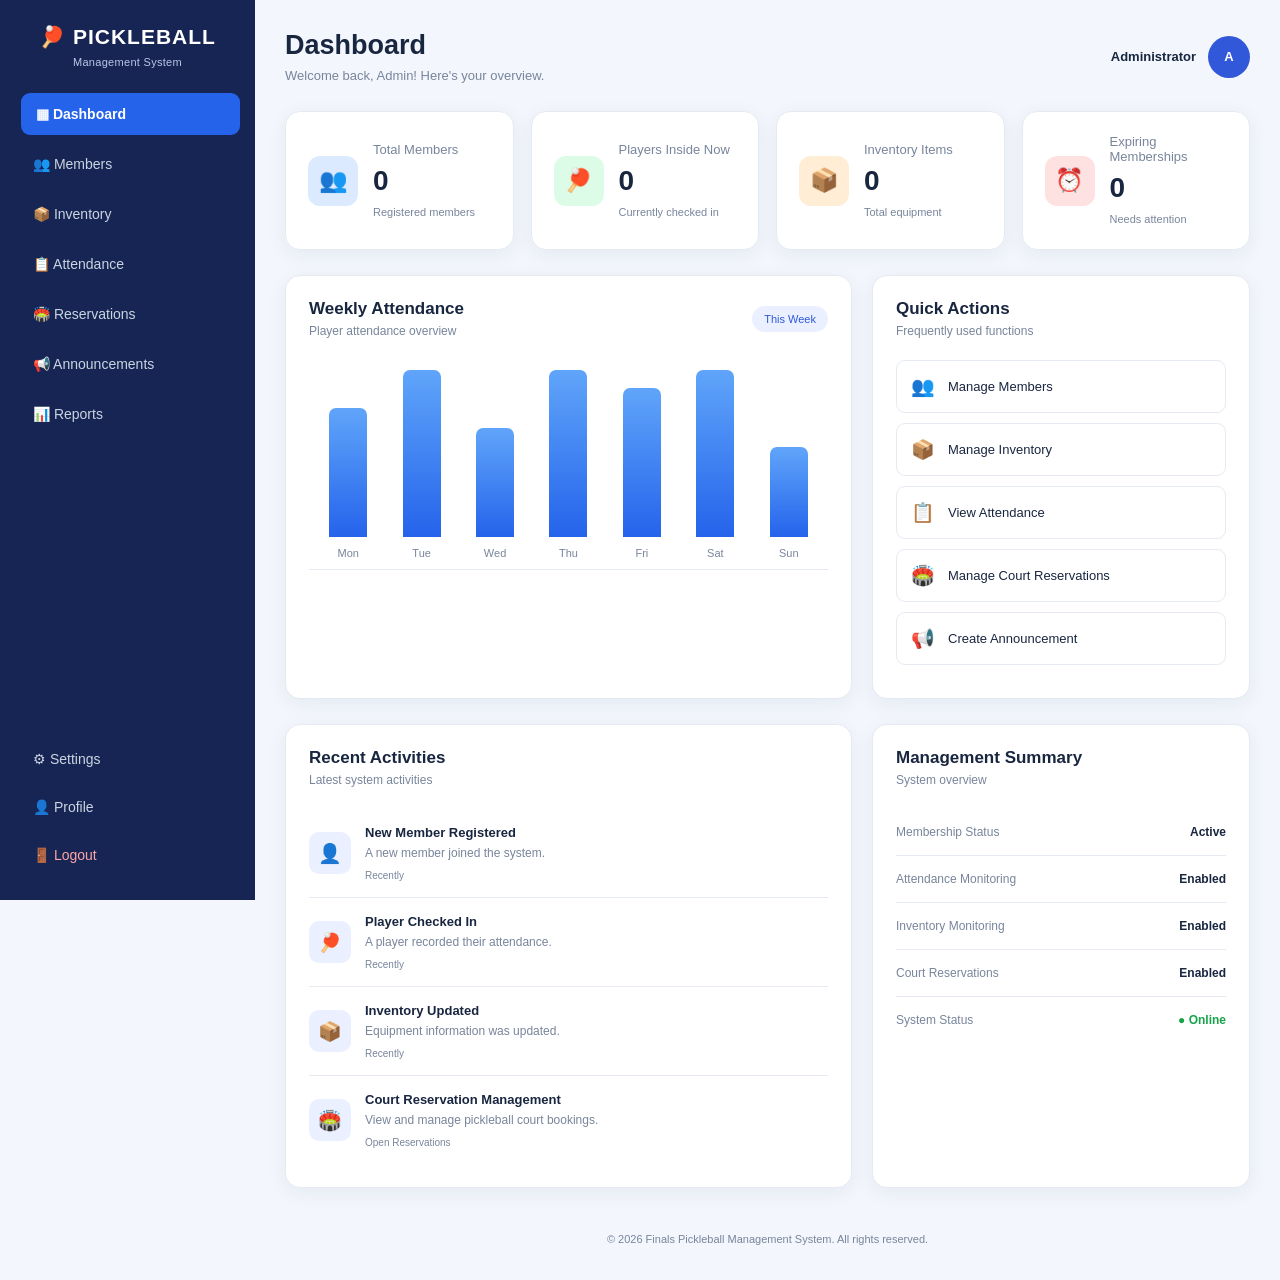
<file: FINALSPICKLE/index.html>
<!DOCTYPE html>
<html lang="en">
<head>
    <meta charset="UTF-8">
    <meta name="viewport" content="width=device-width, initial-scale=1.0">
    <title>Dashboard | Finals 2026 Pickleball</title>
    <link rel="stylesheet" href="style.css">
    <script src="script.js" defer></script>
</head>
<body>

<div class="dashboard-container">

    <!-- SIDEBAR -->
    <aside class="sidebar">
        <div class="logo">
            <h2>🏓 PICKLEBALL</h2>
            <p>Management System</p>
        </div>

        <nav class="sidebar-nav">
            <a href="index.html" class="active">▦ Dashboard</a>
            <a href="members.html">👥 Members</a>
            <a href="inventory.html">📦 Inventory</a>
            <a href="attendance.html">📋 Attendance</a>
            <a href="reservations.html">🏟️ Reservations</a>
            <a href="announcements.html">📢 Announcements</a>
            <a href="reports.html">📊 Reports</a>
        </nav>

        <div class="sidebar-bottom">
            <a href="settings.html">⚙ Settings</a>
            <a href="profile.html">👤 Profile</a>
            <a href="logout.html" class="logout-link"> 🚪 Logout</a>
        </div>
    </aside>

    <!-- MAIN CONTENT -->
    <main class="main-content">

        <header class="topbar">
            <div>
                <h1>Dashboard</h1>
                <p>Welcome back, Admin! Here's your overview.</p>
            </div>

            <div class="admin-info">
                <span>Administrator</span>
                <div class="admin-avatar">A</div>
            </div>
        </header>

        <!-- STATISTICS -->
        <section class="stats-grid">

            <div class="stat-card">
                <div class="stat-icon blue">👥</div>
                <div>
                    <p>Total Members</p>
                    <h2 class="count-up" data-target="1248">0</h2>
                    <small>Registered members</small>
                </div>
            </div>

            <div class="stat-card">
                <div class="stat-icon green">🏓</div>
                <div>
                    <p>Players Inside Now</p>
                    <h2 class="count-up" data-target="37">0</h2>
                    <small>Currently checked in</small>
                </div>
            </div>

            <div class="stat-card">
                <div class="stat-icon orange">📦</div>
                <div>
                    <p>Inventory Items</p>
                    <h2 class="count-up" data-target="312">0</h2>
                    <small>Total equipment</small>
                </div>
            </div>

            <div class="stat-card">
                <div class="stat-icon red">⏰</div>
                <div>
                    <p>Expiring Memberships</p>
                    <h2 class="count-up" data-target="14">0</h2>
                    <small>Needs attention</small>
                </div>
            </div>

        </section>

        <!-- DASHBOARD CONTENT -->
        <section class="dashboard-grid">

            <!-- ATTENDANCE CHART -->
            <div class="dashboard-card attendance-card">
                <div class="card-header">
                    <div>
                        <h3>Weekly Attendance</h3>
                        <p>Player attendance overview</p>
                    </div>
                    <span class="card-tag">This Week</span>
                </div>

                <div class="attendance-chart">

                    <div class="chart-column">
                        <div class="chart-bar" style="height:65%"></div>
                        <span>Mon</span>
                    </div>

                    <div class="chart-column">
                        <div class="chart-bar" style="height:85%"></div>
                        <span>Tue</span>
                    </div>

                    <div class="chart-column">
                        <div class="chart-bar" style="height:55%"></div>
                        <span>Wed</span>
                    </div>

                    <div class="chart-column">
                        <div class="chart-bar" style="height:95%"></div>
                        <span>Thu</span>
                    </div>

                    <div class="chart-column">
                        <div class="chart-bar" style="height:75%"></div>
                        <span>Fri</span>
                    </div>

                    <div class="chart-column">
                        <div class="chart-bar" style="height:100%"></div>
                        <span>Sat</span>
                    </div>

                    <div class="chart-column">
                        <div class="chart-bar" style="height:45%"></div>
                        <span>Sun</span>
                    </div>

                </div>
            </div>

            <!-- QUICK ACTIONS -->
            <div class="dashboard-card quick-actions">
                <div class="card-header">
                    <div>
                        <h3>Quick Actions</h3>
                        <p>Frequently used functions</p>
                    </div>
                </div>

                <a href="members.html" class="action-button">
                    <span>👥</span> Manage Members
                </a>

                <a href="inventory.html" class="action-button">
                    <span>📦</span> Manage Inventory
                </a>

                <a href="attendance.html" class="action-button">
                    <span>📋</span> View Attendance
                </a>

                <!-- NEW RESERVATION QUICK ACTION -->
                <a href="reservations.html" class="action-button">
                    <span>🏟️</span> Manage Court Reservations
                </a>

                <a href="announcements.html" class="action-button">
                    <span>📢</span> Create Announcement
                </a>

            </div>

        </section>

        <!-- BOTTOM CONTENT -->
        <section class="dashboard-grid bottom-grid">

            <!-- RECENT ACTIVITIES -->
            <div class="dashboard-card">
                <div class="card-header">
                    <div>
                        <h3>Recent Activities</h3>
                        <p>Latest system activities</p>
                    </div>
                </div>

                <div class="activity-item">
                    <div class="activity-icon">👤</div>
                    <div>
                        <strong>New Member Registered</strong>
                        <p>A new member joined the system.</p>
                        <small>Recently</small>
                    </div>
                </div>

                <div class="activity-item">
                    <div class="activity-icon">🏓</div>
                    <div>
                        <strong>Player Checked In</strong>
                        <p>A player recorded their attendance.</p>
                        <small>Recently</small>
                    </div>
                </div>

                <div class="activity-item">
                    <div class="activity-icon">📦</div>
                    <div>
                        <strong>Inventory Updated</strong>
                        <p>Equipment information was updated.</p>
                        <small>Recently</small>
                    </div>
                </div>

                <!-- NEW RESERVATION ACTIVITY -->
                <div class="activity-item">
                    <div class="activity-icon">🏟️</div>
                    <div>
                        <strong>Court Reservation Management</strong>
                        <p>View and manage pickleball court bookings.</p>
                        <small>
                            <a href="reservations.html">Open Reservations</a>
                        </small>
                    </div>
                </div>

            </div>

            <!-- MANAGEMENT SUMMARY -->
            <div class="dashboard-card summary-card">
                <div class="card-header">
                    <div>
                        <h3>Management Summary</h3>
                        <p>System overview</p>
                    </div>
                </div>

                <div class="summary-item">
                    <span>Membership Status</span>
                    <strong>Active</strong>
                </div>

                <div class="summary-item">
                    <span>Attendance Monitoring</span>
                    <strong>Enabled</strong>
                </div>

                <div class="summary-item">
                    <span>Inventory Monitoring</span>
                    <strong>Enabled</strong>
                </div>

                <div class="summary-item">
                    <span>Court Reservations</span>
                    <strong>Enabled</strong>
                </div>

                <div class="summary-item">
                    <span>System Status</span>
                    <strong class="status-online">● Online</strong>
                </div>
            </div>

        </section>

        <!-- FOOTER -->
        <footer class="dashboard-footer">
            <p>© 2026 Finals Pickleball Management System. All rights reserved.</p>
        </footer>

    </main>
</div>

</body>
</html>
</file>
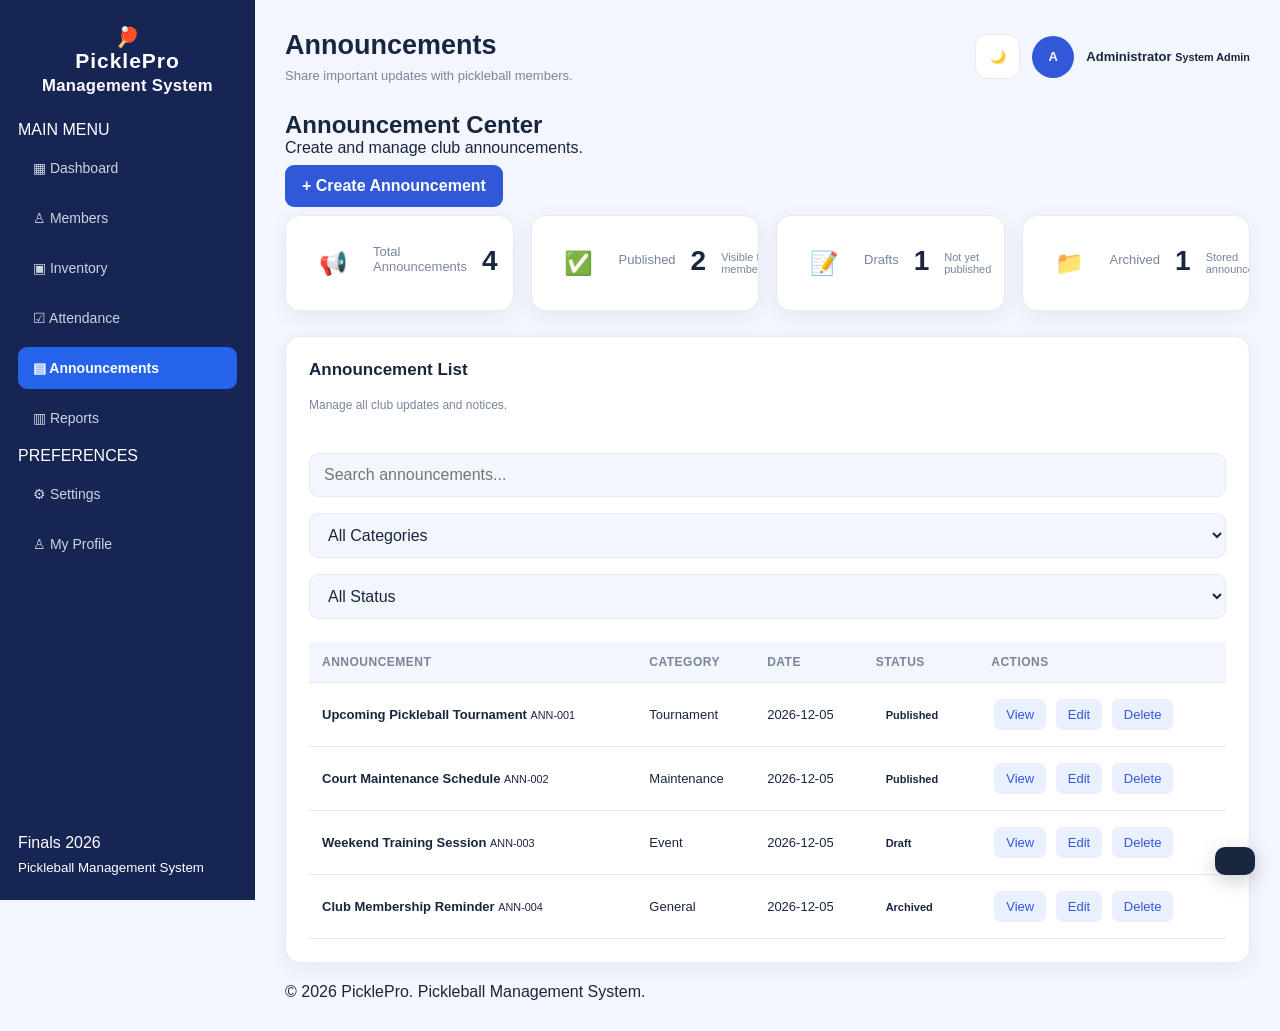
<file: FINALSPICKLE/announcements.html>
<!DOCTYPE html>
<html lang="en">
<head>
    <meta charset="UTF-8">
    <meta name="viewport" content="width=device-width, initial-scale=1.0">
    <title>Announcements | Pickleball Management System</title>
    <link rel="stylesheet" href="style.css">
</head>
<body>

<div class="app">

    <!-- SIDEBAR -->
    <aside class="sidebar">
        <div class="logo">
            <div class="logo-icon">🏓</div>
            <div>
                <h2>PicklePro</h2>
                <small>Management System</small>
            </div>
        </div>

        <nav>
            <p class="nav-label">MAIN MENU</p>
            <a href="index.html">▦ Dashboard</a>
            <a href="members.html">♙ Members</a>
            <a href="inventory.html">▣ Inventory</a>
            <a href="attendance.html">☑ Attendance</a>
            <a href="announcements.html" class="active">▤ Announcements</a>
            <a href="reports.html">▥ Reports</a>

            <p class="nav-label">PREFERENCES</p>
            <a href="settings.html">⚙ Settings</a>
            <a href="profile.html">♙ My Profile</a>
        </nav>

        <div class="sidebar-bottom">
            <p>Finals 2026</p>
            <small>Pickleball Management System</small>
        </div>
    </aside>

    <!-- MAIN CONTENT -->
    <main class="main">

        <header class="topbar">
            <div>
                <h2>Announcements</h2>
                <p>Share important updates with pickleball members.</p>
            </div>

            <div class="admin-info">
                <button class="theme-btn" id="themeToggle">🌙</button>
                <div class="admin-avatar">A</div>
                <div>
                    <strong>Administrator</strong>
                    <small>System Admin</small>
                </div>
            </div>
        </header>

        <section class="page-content">

            <!-- PAGE HEADING -->
            <div class="page-heading">
                <div>
                    <h1>Announcement Center</h1>
                    <p>Create and manage club announcements.</p>
                </div>

                <button class="primary-btn" onclick="openModal()">
                    + Create Announcement
                </button>
            </div>

            <!-- STATISTICS -->
            <div class="stats">

                <div class="stat-card">
                    <div class="stat-icon">📢</div>
                    <p>Total Announcements</p>
                    <h2 id="totalAnnouncements">0</h2>
                    <small>All announcement records</small>
                </div>

                <div class="stat-card">
                    <div class="stat-icon">✅</div>
                    <p>Published</p>
                    <h2 id="publishedCount">0</h2>
                    <small>Visible to members</small>
                </div>

                <div class="stat-card">
                    <div class="stat-icon">📝</div>
                    <p>Drafts</p>
                    <h2 id="draftCount">0</h2>
                    <small>Not yet published</small>
                </div>

                <div class="stat-card">
                    <div class="stat-icon">📁</div>
                    <p>Archived</p>
                    <h2 id="archivedCount">0</h2>
                    <small>Stored announcements</small>
                </div>

            </div>

            <!-- ANNOUNCEMENT LIST -->
            <div class="content-card">

                <div class="card-header">
                    <div>
                        <h3>Announcement List</h3>
                        <p>Manage all club updates and notices.</p>
                    </div>
                </div>

                <div class="table-controls">

                    <input
                        type="text"
                        id="searchInput"
                        placeholder="Search announcements..."
                    >

                    <select id="categoryFilter">
                        <option value="All">All Categories</option>
                        <option value="Event">Event</option>
                        <option value="Tournament">Tournament</option>
                        <option value="Maintenance">Maintenance</option>
                        <option value="General">General</option>
                    </select>

                    <select id="statusFilter">
                        <option value="All">All Status</option>
                        <option value="Published">Published</option>
                        <option value="Draft">Draft</option>
                        <option value="Archived">Archived</option>
                    </select>

                </div>

                <div class="table-wrap">
                    <table>
                        <thead>
                            <tr>
                                <th>ANNOUNCEMENT</th>
                                <th>CATEGORY</th>
                                <th>DATE</th>
                                <th>STATUS</th>
                                <th>ACTIONS</th>
                            </tr>
                        </thead>

                        <tbody id="announcementTable"></tbody>
                    </table>
                </div>

                <div class="empty" id="emptyMessage" style="display:none;">
                    <h3>No announcements found</h3>
                    <p>Try changing your filters or create a new announcement.</p>
                </div>

            </div>

        </section>

        <footer class="footer">
            © 2026 PicklePro. Pickleball Management System.
        </footer>

    </main>
</div>

<!-- CREATE / EDIT MODAL -->
<div class="modal" id="announcementModal">

    <div class="modal-content">

        <div class="modal-header">
            <div>
                <h2 id="modalTitle">Create Announcement</h2>
                <p>Fill in the announcement information.</p>
            </div>

            <button class="close-btn" onclick="closeModal()">×</button>
        </div>

        <form id="announcementForm">

            <div class="form-group">
                <label>Announcement ID</label>
                <input
                    type="text"
                    id="announcementId"
                    placeholder="Example: ANN-001"
                    required
                >
            </div>

            <div class="form-group">
                <label>Announcement Title</label>
                <input
                    type="text"
                    id="announcementTitle"
                    placeholder="Enter announcement title"
                    required
                >
            </div>

            <div class="form-group">
                <label>Category</label>
                <select id="announcementCategory" required>
                    <option value="">Select category</option>
                    <option value="Event">Event</option>
                    <option value="Tournament">Tournament</option>
                    <option value="Maintenance">Maintenance</option>
                    <option value="General">General</option>
                </select>
            </div>

            <div class="form-group">
                <label>Description</label>
                <textarea
                    id="announcementDescription"
                    rows="5"
                    placeholder="Write your announcement here..."
                    required
                ></textarea>
            </div>

            <div class="form-group">
                <label>Announcement Date</label>
                <input type="date" id="announcementDate" required>
            </div>

            <div class="form-group">
                <label>Status</label>
                <select id="announcementStatus" required>
                    <option value="Published">Published</option>
                    <option value="Draft">Draft</option>
                    <option value="Archived">Archived</option>
                </select>
            </div>

            <div class="modal-actions">
                <button type="button" class="secondary-btn" onclick="closeModal()">
                    Cancel
                </button>

                <button type="submit" class="primary-btn">
                    Save Announcement
                </button>
            </div>

        </form>

    </div>
</div>

<!-- VIEW MODAL -->
<div class="modal" id="viewModal">

    <div class="modal-content">

        <div class="modal-header">
            <h2>Announcement Details</h2>
            <button class="close-btn" onclick="closeViewModal()">×</button>
        </div>

        <div id="announcementDetails"></div>

        <div class="modal-actions">
            <button class="secondary-btn" onclick="closeViewModal()">
                Close
            </button>
        </div>

    </div>
</div>

<!-- TOAST -->
<div class="toast" id="toast"></div>

<script>

    // SAMPLE ANNOUNCEMENTS

    const today = new Date().toLocaleDateString("en-CA");

    let announcements = JSON.parse(
        localStorage.getItem("pickleAnnouncements")
    ) || [
        {
            id: "ANN-001",
            title: "Upcoming Pickleball Tournament",
            category: "Tournament",
            description: "Join our upcoming pickleball tournament. All registered members are invited to participate. Please contact the administrator for registration details.",
            date: today,
            status: "Published"
        },
        {
            id: "ANN-002",
            title: "Court Maintenance Schedule",
            category: "Maintenance",
            description: "The pickleball court will undergo maintenance. Members are advised to avoid using the court during the scheduled maintenance period.",
            date: today,
            status: "Published"
        },
        {
            id: "ANN-003",
            title: "Weekend Training Session",
            category: "Event",
            description: "A special training session will be held for beginner and intermediate players. Everyone is welcome.",
            date: today,
            status: "Draft"
        },
        {
            id: "ANN-004",
            title: "Club Membership Reminder",
            category: "General",
            description: "Members are reminded to keep their membership information updated.",
            date: today,
            status: "Archived"
        }
    ];

    let editIndex = null;

    // SAVE DATA

    function saveAnnouncements() {
        localStorage.setItem(
            "pickleAnnouncements",
            JSON.stringify(announcements)
        );
    }

    // UPDATE STATISTICS

    function updateStatistics() {

        document.getElementById("totalAnnouncements").textContent =
            announcements.length;

        document.getElementById("publishedCount").textContent =
            announcements.filter(item => item.status === "Published").length;

        document.getElementById("draftCount").textContent =
            announcements.filter(item => item.status === "Draft").length;

        document.getElementById("archivedCount").textContent =
            announcements.filter(item => item.status === "Archived").length;
    }

    // ESCAPE HTML

    function escapeHTML(value) {
        return String(value).replace(/[&<>"']/g, char => ({
            "&": "&amp;",
            "<": "&lt;",
            ">": "&gt;",
            '"': "&quot;",
            "'": "&#039;"
        })[char]);
    }

    // DISPLAY ANNOUNCEMENTS

    function renderAnnouncements() {

        const table = document.getElementById("announcementTable");

        const search = document.getElementById("searchInput")
            .value.toLowerCase();

        const category = document.getElementById("categoryFilter").value;

        const status = document.getElementById("statusFilter").value;

        table.innerHTML = "";

        const filtered = announcements.filter(item => {

            const matchesSearch =
                item.title.toLowerCase().includes(search) ||
                item.id.toLowerCase().includes(search) ||
                item.description.toLowerCase().includes(search);

            const matchesCategory =
                category === "All" || item.category === category;

            const matchesStatus =
                status === "All" || item.status === status;

            return matchesSearch && matchesCategory && matchesStatus;
        });

        document.getElementById("emptyMessage").style.display =
            filtered.length === 0 ? "block" : "none";

        filtered.forEach(item => {

            const index = announcements.indexOf(item);

            let badgeClass = "success";

            if (item.status === "Draft") {
                badgeClass = "warning";
            }

            if (item.status === "Archived") {
                badgeClass = "danger";
            }

            table.innerHTML += `
                <tr>
                    <td>
                        <strong>${escapeHTML(item.title)}</strong>
                        <small>${escapeHTML(item.id)}</small>
                    </td>

                    <td>${escapeHTML(item.category)}</td>

                    <td>${escapeHTML(item.date)}</td>

                    <td>
                        <span class="badge ${badgeClass}">
                            ${escapeHTML(item.status)}
                        </span>
                    </td>

                    <td>
                        <button class="mini-btn" onclick="viewAnnouncement(${index})">
                            View
                        </button>

                        <button class="mini-btn" onclick="editAnnouncement(${index})">
                            Edit
                        </button>

                        <button class="mini-btn delete-btn" onclick="deleteAnnouncement(${index})">
                            Delete
                        </button>
                    </td>
                </tr>
            `;
        });

        updateStatistics();
    }

    // OPEN MODAL

    function openModal() {

        editIndex = null;

        document.getElementById("announcementForm").reset();

        document.getElementById("modalTitle").textContent =
            "Create Announcement";

        document.getElementById("announcementDate").value = today;

        document.getElementById("announcementId").disabled = false;

        document.getElementById("announcementModal").classList.add("show");
    }

    // CLOSE MODAL

    function closeModal() {
        document.getElementById("announcementModal").classList.remove("show");
    }

    // ADD / UPDATE ANNOUNCEMENT

    document.getElementById("announcementForm")
        .addEventListener("submit", function(e) {

            e.preventDefault();

            const item = {

                id: document.getElementById("announcementId").value.trim(),

                title: document.getElementById("announcementTitle").value.trim(),

                category: document.getElementById("announcementCategory").value,

                description: document.getElementById("announcementDescription").value.trim(),

                date: document.getElementById("announcementDate").value,

                status: document.getElementById("announcementStatus").value
            };

            if (!item.id || !item.title || !item.description || !item.date) {
                showToast("Please complete all required fields.");
                return;
            }

            if (editIndex === null) {

                const duplicate = announcements.some(existing =>
                    existing.id.toLowerCase() === item.id.toLowerCase()
                );

                if (duplicate) {
                    showToast("Announcement ID already exists.");
                    return;
                }

                announcements.push(item);

                showToast("Announcement created successfully!");

            } else {

                announcements[editIndex] = item;

                showToast("Announcement updated successfully!");
            }

            saveAnnouncements();

            renderAnnouncements();

            closeModal();
        });

    // VIEW ANNOUNCEMENT

    function viewAnnouncement(index) {

        const item = announcements[index];

        document.getElementById("announcementDetails").innerHTML = `

            <div class="details-grid">

                <p><strong>Announcement ID:</strong> ${escapeHTML(item.id)}</p>

                <p><strong>Title:</strong> ${escapeHTML(item.title)}</p>

                <p><strong>Category:</strong> ${escapeHTML(item.category)}</p>

                <p><strong>Date:</strong> ${escapeHTML(item.date)}</p>

                <p><strong>Status:</strong> ${escapeHTML(item.status)}</p>

            </div>

            <div style="margin-top:20px;">
                <strong>Description</strong>
                <p style="margin-top:10px; line-height:1.7;">
                    ${escapeHTML(item.description)}
                </p>
            </div>
        `;

        document.getElementById("viewModal").classList.add("show");
    }

    // CLOSE VIEW MODAL

    function closeViewModal() {
        document.getElementById("viewModal").classList.remove("show");
    }

    // EDIT ANNOUNCEMENT

    function editAnnouncement(index) {

        editIndex = index;

        const item = announcements[index];

        document.getElementById("modalTitle").textContent =
            "Edit Announcement";

        document.getElementById("announcementId").value = item.id;
        document.getElementById("announcementId").disabled = true;

        document.getElementById("announcementTitle").value = item.title;
        document.getElementById("announcementCategory").value = item.category;
        document.getElementById("announcementDescription").value = item.description;
        document.getElementById("announcementDate").value = item.date;
        document.getElementById("announcementStatus").value = item.status;

        document.getElementById("announcementModal").classList.add("show");
    }

    // DELETE ANNOUNCEMENT

    function deleteAnnouncement(index) {

        if (confirm("Are you sure you want to delete this announcement?")) {

            announcements.splice(index, 1);

            saveAnnouncements();

            renderAnnouncements();

            showToast("Announcement deleted successfully!");
        }
    }

    // TOAST MESSAGE

    function showToast(message) {

        const toast = document.getElementById("toast");

        toast.textContent = message;

        toast.classList.add("show");

        setTimeout(() => {
            toast.classList.remove("show");
        }, 2500);
    }

    // SEARCH AND FILTER

    document.getElementById("searchInput")
        .addEventListener("input", renderAnnouncements);

    document.getElementById("categoryFilter")
        .addEventListener("change", renderAnnouncements);

    document.getElementById("statusFilter")
        .addEventListener("change", renderAnnouncements);

    // DARK MODE

    document.getElementById("themeToggle")
        .addEventListener("click", function() {

            document.body.classList.toggle("dark-mode");

            this.textContent =
                document.body.classList.contains("dark-mode")
                    ? "☀️"
                    : "🌙";
        });

    // INITIAL DISPLAY

    renderAnnouncements();

</script>

</body>
</html>
</file>
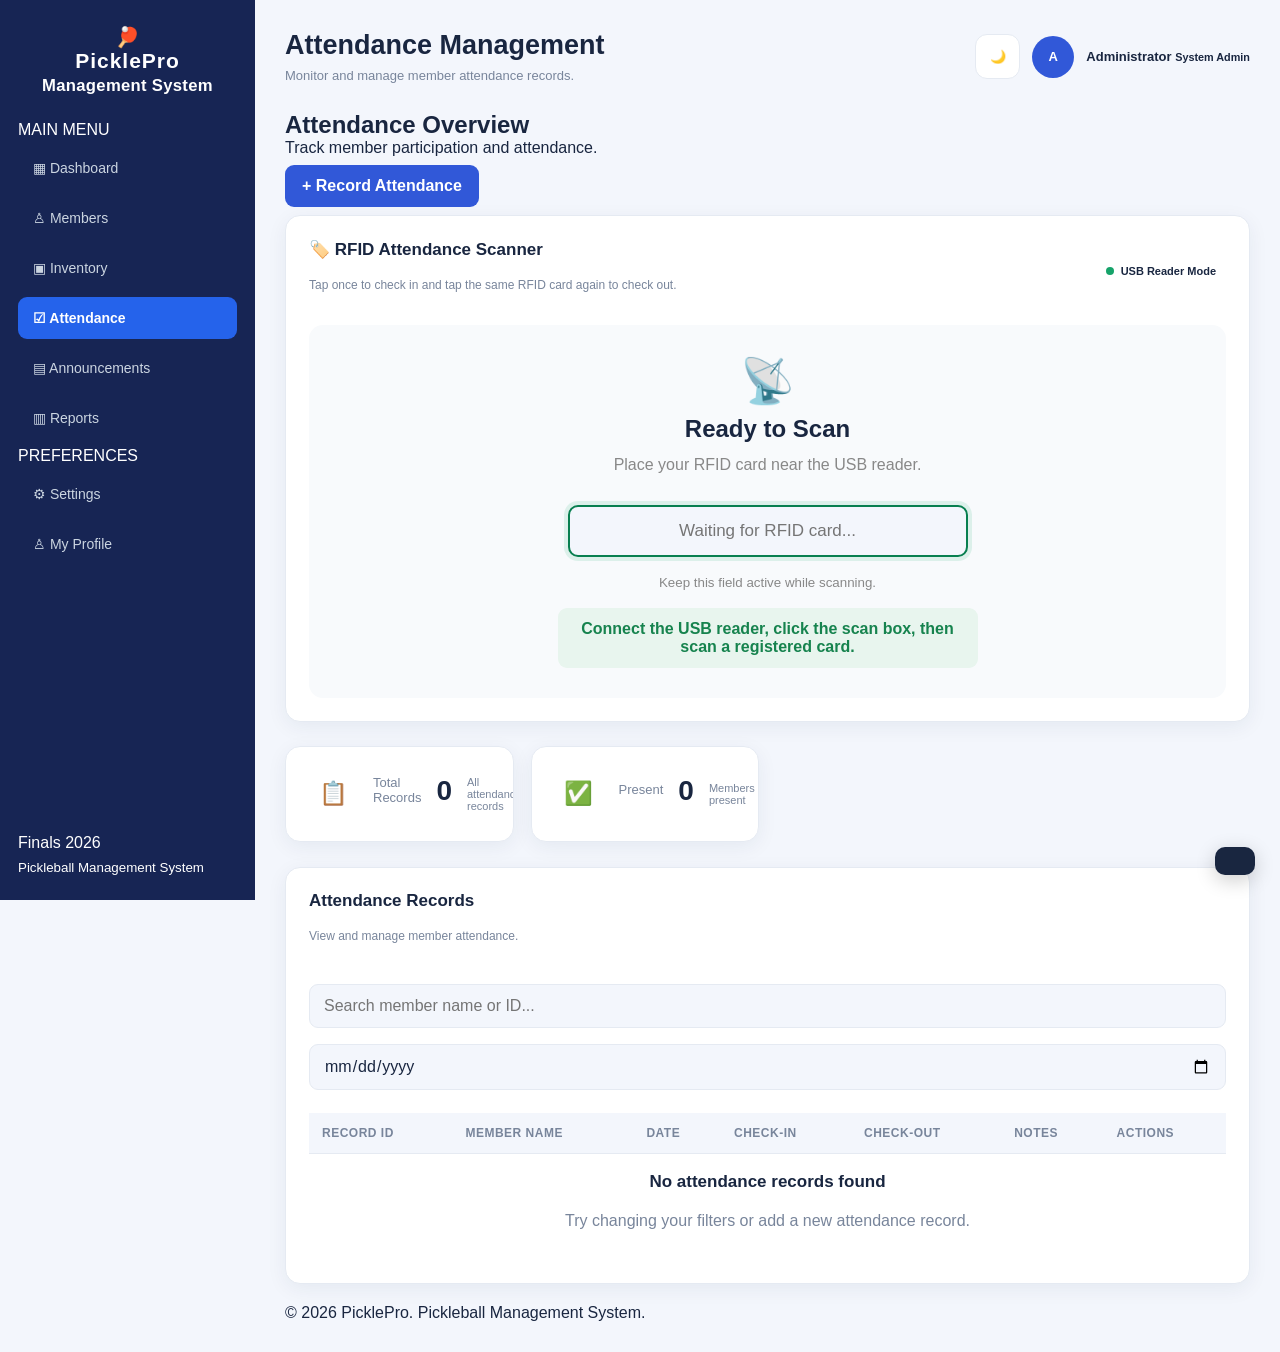
<file: FINALSPICKLE/attendance.html>
<!DOCTYPE html>
<html lang="en">
<head>
<meta charset="UTF-8">
<meta name="viewport" content="width=device-width, initial-scale=1.0">
<title>Attendance | Pickleball Management System</title>
<link rel="stylesheet" href="style.css">

<style>
.rfid-card{margin:0 0 24px}
.rfid-scanner-area{text-align:center;padding:30px 20px;margin-top:15px;border-radius:14px;background:var(--card-bg,#f8fafc)}
.rfid-icon{font-size:44px;margin-bottom:8px}
.rfid-scanner-area h2{margin:8px 0}
.rfid-scanner-area p{color:#888;margin-bottom:18px}
#rfidScanInput{width:min(100%,420px);box-sizing:border-box;padding:14px 16px;border:2px solid #16a36a;border-radius:10px;text-align:center;font-size:17px;outline:none}
#rfidScanInput:focus{border-color:#087f50;box-shadow:0 0 0 4px rgba(22,163,106,.12)}
.rfid-scanner-area small{display:block;margin-top:10px;color:#888}
.rfid-feedback{max-width:420px;margin:18px auto 0;padding:12px;border-radius:9px;background:#e8f5ee;color:#16834e;font-weight:600}
.rfid-feedback.error{background:#feecec;color:#c62828}
.rfid-feedback.warning{background:#fff4db;color:#956000}
.rfid-feedback.info{background:#eaf2ff;color:#2456a6}
.rfid-status{display:inline-flex;align-items:center;gap:7px}
.rfid-status-dot{width:8px;height:8px;border-radius:50%;display:inline-block;background:#16a36a}
</style>
</head>

<body>

<div class="app">

<aside class="sidebar">
<div class="logo">
<div class="logo-icon">🏓</div>
<div>
<h2>PicklePro</h2>
<small>Management System</small>
</div>
</div>

<nav>
<p class="nav-label">MAIN MENU</p>
<a href="index.html">▦ Dashboard</a>
<a href="members.html">♙ Members</a>
<a href="inventory.html">▣ Inventory</a>
<a href="attendance.html" class="active">☑ Attendance</a>
<a href="announcements.html">▤ Announcements</a>
<a href="reports.html">▥ Reports</a>

<p class="nav-label">PREFERENCES</p>
<a href="settings.html">⚙ Settings</a>
<a href="profile.html">♙ My Profile</a>
</nav>

<div class="sidebar-bottom">
<p>Finals 2026</p>
<small>Pickleball Management System</small>
</div>
</aside>

<main class="main">

<header class="topbar">
<div>
<h2>Attendance Management</h2>
<p>Monitor and manage member attendance records.</p>
</div>

<div class="admin-info">
<button class="theme-btn" id="themeToggle">🌙</button>
<div class="admin-avatar">A</div>
<div>
<strong>Administrator</strong>
<small>System Admin</small>
</div>
</div>
</header>

<section class="page-content">

<div class="page-heading">
<div>
<h1>Attendance Overview</h1>
<p>Track member participation and attendance.</p>
</div>
<button class="primary-btn" onclick="openModal()">+ Record Attendance</button>
</div>

<!-- RFID SCANNER -->

<div class="content-card rfid-card">

<div class="card-header">
<div>
<h3>🏷️ RFID Attendance Scanner</h3>
<p>Tap once to check in and tap the same RFID card again to check out.</p>
</div>

<span class="badge success rfid-status">
<span class="rfid-status-dot"></span> USB Reader Mode
</span>
</div>

<div class="rfid-scanner-area">
<div class="rfid-icon">📡</div>
<h2>Ready to Scan</h2>
<p>Place your RFID card near the USB reader.</p>

<input
type="text"
id="rfidScanInput"
placeholder="Waiting for RFID card..."
autocomplete="off"
autofocus
>

<small>Keep this field active while scanning.</small>

<div id="rfidFeedback" class="rfid-feedback">
Connect the USB reader, click the scan box, then scan a registered card.
</div>
</div>

</div>

<!-- STATISTICS -->

<div class="stats">

<div class="stat-card">
<div class="stat-icon">📋</div>
<p>Total Records</p>
<h2 id="totalRecords">0</h2>
<small>All attendance records</small>
</div>

<div class="stat-card">
<div class="stat-icon">✅</div>
<p>Present</p>
<h2 id="presentCount">0</h2>
<small>Members present</small>
</div>

</div>

<!-- ATTENDANCE RECORDS -->

<div class="content-card">

<div class="card-header">
<div>
<h3>Attendance Records</h3>
<p>View and manage member attendance.</p>
</div>
</div>

<div class="table-controls">

<input
type="text"
id="searchInput"
placeholder="Search member name or ID..."
>

<input
type="date"
id="dateFilter"
title="Leave blank to show all saved records."
>

</div>

<div class="table-wrap">

<table>
<thead>
<tr>
<th>RECORD ID</th>
<th>MEMBER NAME</th>
<th>DATE</th>
<th>CHECK-IN</th>
<th>CHECK-OUT</th>
<th>NOTES</th>
<th>ACTIONS</th>
</tr>
</thead>

<tbody id="attendanceTable"></tbody>
</table>

</div>

<div class="empty" id="emptyMessage" style="display:none;">
<h3>No attendance records found</h3>
<p>Try changing your filters or add a new attendance record.</p>
</div>

</div>

</section>

<footer class="footer">
© 2026 PicklePro. Pickleball Management System.
</footer>

</main>
</div>

<!-- ADD / EDIT ATTENDANCE MODAL -->

<div class="modal" id="attendanceModal">

<div class="modal-content">

<div class="modal-header">
<div>
<h2 id="modalTitle">Record Attendance</h2>
<p>Enter the attendance information below.</p>
</div>

<button class="close-btn" onclick="closeModal()">×</button>
</div>

<form id="attendanceForm">

<div class="form-group">
<label>Record ID</label>
<input type="text" id="recordId" placeholder="Example: ATT-001" required>
</div>

<div class="form-group">
<label>Member Name</label>
<input type="text" id="memberName" placeholder="Enter member name" required>
</div>

<div class="form-group">
<label>Member ID</label>
<input type="text" id="memberId" placeholder="Example: MEM-001" required>
</div>

<div class="form-group">
<label>Attendance Date</label>
<input type="date" id="attendanceDate" required>
</div>

<div class="form-group">
<label>Time</label>
<input type="time" id="attendanceTime" required>
</div>

<div class="form-group">
<label>Notes</label>
<input type="text" id="attendanceNotes" placeholder="Optional notes">
</div>

<div class="modal-actions">
<button type="button" class="secondary-btn" onclick="closeModal()">Cancel</button>
<button type="submit" class="primary-btn">Save Record</button>
</div>

</form>
</div>
</div>

<!-- VIEW MODAL -->

<div class="modal" id="viewModal">

<div class="modal-content">

<div class="modal-header">
<h2>Attendance Details</h2>
<button class="close-btn" onclick="closeViewModal()">×</button>
</div>

<div id="attendanceDetails"></div>

<div class="modal-actions">
<button class="secondary-btn" onclick="closeViewModal()">Close</button>
</div>

</div>
</div>

<div class="toast" id="toast"></div>

<script>

// GET TODAY'S DATE
const today = new Date().toLocaleDateString("en-CA");

// LOAD SAVED ATTENDANCE
let attendance = JSON.parse(localStorage.getItem("pickleAttendance")) || [];

let editIndex = null;


// SAVE ATTENDANCE PERMANENTLY IN THIS BROWSER
function saveAttendance(){

localStorage.setItem(
"pickleAttendance",
JSON.stringify(attendance)
);

}


// UPDATE STATISTICS
function updateStatistics(){

document.getElementById("totalRecords").textContent =
attendance.length;

document.getElementById("presentCount").textContent =
attendance.length;

}


// PROTECT DISPLAYED TEXT
function escapeHTML(value){

return String(value).replace(/[&<>"']/g,char=>({

"&":"&amp;",
"<":"&lt;",
">":"&gt;",
'"':"&quot;",
"'":"&#039;"

})[char]);

}


// DISPLAY ATTENDANCE RECORDS
function renderAttendance(){

const table = document.getElementById("attendanceTable");

const search =
document.getElementById("searchInput").value.toLowerCase();

const date =
document.getElementById("dateFilter").value;

table.innerHTML = "";

const filtered = attendance.filter(item=>{

const matchesSearch =
item.member.toLowerCase().includes(search) ||
item.memberId.toLowerCase().includes(search) ||
item.id.toLowerCase().includes(search);

const matchesDate =
date === "" || item.date === date;

return matchesSearch && matchesDate;

});

document.getElementById("emptyMessage").style.display =
filtered.length === 0 ? "block" : "none";

filtered.forEach(item=>{

const index = attendance.indexOf(item);

table.innerHTML += `

<tr>

<td>${escapeHTML(item.id)}</td>

<td>
<strong>${escapeHTML(item.member)}</strong>
<small>${escapeHTML(item.memberId)}</small>
</td>

<td>${escapeHTML(item.date)}</td>

<td>${escapeHTML(item.time || "-")}</td>

<td>${escapeHTML(item.checkOutTime || "-")}</td>

<td>${escapeHTML(item.notes || "-")}</td>

<td>
<button class="mini-btn" onclick="viewRecord(${index})">View</button>
<button class="mini-btn" onclick="editRecord(${index})">Edit</button>
</td>

</tr>

`;

});

updateStatistics();

}


// OPEN ADD MODAL
function openModal(){

editIndex = null;

document.getElementById("attendanceForm").reset();

document.getElementById("modalTitle").textContent =
"Record Attendance";

document.getElementById("attendanceDate").value = today;

document.getElementById("attendanceTime").value =
new Date().toTimeString().slice(0,5);

document.getElementById("recordId").disabled = false;

document.getElementById("attendanceModal").classList.add("show");

}


// CLOSE ADD MODAL
function closeModal(){

document.getElementById("attendanceModal").classList.remove("show");

}


// ADD OR UPDATE RECORD
document.getElementById("attendanceForm").addEventListener("submit",function(e){

e.preventDefault();

const record = {

id:document.getElementById("recordId").value.trim(),

member:document.getElementById("memberName").value.trim(),

memberId:document.getElementById("memberId").value.trim(),

date:document.getElementById("attendanceDate").value,

time:document.getElementById("attendanceTime").value,

checkOutTime:editIndex!==null
? (attendance[editIndex].checkOutTime || "")
: "",

notes:document.getElementById("attendanceNotes").value.trim()

};

if(!record.id || !record.member || !record.memberId || !record.date || !record.time){

showToast("Please complete all required fields.");

return;

}

if(editIndex===null){

const duplicate = attendance.some(item=>
item.id.toLowerCase() === record.id.toLowerCase()
);

if(duplicate){

showToast("Record ID already exists.");

return;

}

attendance.push(record);

showToast("Attendance recorded successfully!");

}else{

attendance[editIndex] = record;

showToast("Attendance updated successfully!");

}

saveAttendance();

renderAttendance();

closeModal();

});


// VIEW RECORD
function viewRecord(index){

const item = attendance[index];

document.getElementById("attendanceDetails").innerHTML = `

<div class="details-grid">

<p><strong>Record ID:</strong> ${escapeHTML(item.id)}</p>

<p><strong>Member Name:</strong> ${escapeHTML(item.member)}</p>

<p><strong>Member ID:</strong> ${escapeHTML(item.memberId)}</p>

<p><strong>Date:</strong> ${escapeHTML(item.date)}</p>

<p><strong>Check-in Time:</strong> ${escapeHTML(item.time || "-")}</p>

<p><strong>Check-out Time:</strong> ${escapeHTML(item.checkOutTime || "Not checked out yet")}</p>

<p><strong>Notes:</strong> ${escapeHTML(item.notes || "-")}</p>

</div>

`;

document.getElementById("viewModal").classList.add("show");

}


// CLOSE VIEW MODAL
function closeViewModal(){

document.getElementById("viewModal").classList.remove("show");

}


// EDIT RECORD
function editRecord(index){

editIndex = index;

const item = attendance[index];

document.getElementById("modalTitle").textContent =
"Edit Attendance";

document.getElementById("recordId").value = item.id;

document.getElementById("recordId").disabled = true;

document.getElementById("memberName").value = item.member;

document.getElementById("memberId").value = item.memberId;

document.getElementById("attendanceDate").value = item.date;

document.getElementById("attendanceTime").value = item.time;

document.getElementById("attendanceNotes").value = item.notes || "";

document.getElementById("attendanceModal").classList.add("show");

}


// ATTENDANCE RECORDS CANNOT BE DELETED FROM THIS PAGE.


// TOAST NOTIFICATION
function showToast(message){

const toast = document.getElementById("toast");

toast.textContent = message;

toast.classList.add("show");

setTimeout(()=>{

toast.classList.remove("show");

},2500);

}


// SEARCH AND FILTER
document.getElementById("searchInput").addEventListener("input",renderAttendance);

document.getElementById("dateFilter").addEventListener("change",renderAttendance);


// DARK MODE TOGGLE
document.getElementById("themeToggle").addEventListener("click",function(){

document.body.classList.toggle("dark-mode");

this.textContent =
document.body.classList.contains("dark-mode") ? "☀️" : "🌙";

});


// RFID ATTENDANCE
const rfidInput = document.getElementById("rfidScanInput");

const rfidFeedback = document.getElementById("rfidFeedback");

function showRFIDMessage(message,type="success"){

rfidFeedback.textContent = message;

rfidFeedback.className = "rfid-feedback";

if(type!=="success"){

rfidFeedback.classList.add(type);

}

}


// GET MEMBER RFID
function getMemberRFID(member){

return String(

member.rfid ||
member.UID ||
member.uid ||
member.rfidNumber ||
member.cardId ||
member.cardUID ||
""

).trim();

}


// GET MEMBER NAME
function getMemberName(member){

return member.name ??
member.fullName ??
member.memberName ??
member.full_name ??
"";

}


// GET MEMBER ID
function getMemberId(member){

return member.memberId ??
member.memberID ??
member.id ??
member.code ??
"";

}


// FIND MEMBER USING RFID
function findMemberByRFID(scannedUID){

let members = [];

try{

members = JSON.parse(
localStorage.getItem("pickleballMembers") || "[]"
);

}catch(error){

console.error("Error reading members:",error);

return null;

}

if(!Array.isArray(members)) return null;

const scanned = String(scannedUID).trim();

return members.find(member=>{

const registeredUID = getMemberRFID(member);

return registeredUID === scanned;

}) || null;

}


// GET LOCAL DATE
function getLocalDate(dateObject=new Date()){

const year = dateObject.getFullYear();

const month = String(dateObject.getMonth()+1).padStart(2,"0");

const day = String(dateObject.getDate()).padStart(2,"0");

return `${year}-${month}-${day}`;

}


// PROCESS RFID SCAN
function processRFIDScan(rawUID){

const scannedUID = String(rawUID || "").trim();

if(!scannedUID){

showRFIDMessage("No RFID number was received. Please scan again.","error");

return;

}

const member = findMemberByRFID(scannedUID);

if(!member){

showRFIDMessage(

`Unregistered RFID card (${scannedUID}). Add this card to a member in the Members page first.`,

"error"

);

showToast("RFID card is not registered.");

return;

}

const memberName = String(getMemberName(member)).trim();

const memberId = String(getMemberId(member)).trim();

if(!memberName || !memberId){

showRFIDMessage(

"This RFID card matched a member, but the member name or ID is missing.",

"error"

);

return;

}

const now = new Date();

const scanDate = getLocalDate(now);

const scanTime = now.toTimeString().slice(0,5);


// FIND THE MOST RECENT OPEN VISIT FOR THIS MEMBER TODAY.
// COMPLETED RECORDS ARE NEVER OVERWRITTEN.

const existingRecord = [...attendance].reverse().find(record=>

String(record.memberId) === memberId &&
record.date === scanDate &&
!record.checkOutTime

);


if(existingRecord){

// CHECK OUT
existingRecord.checkOutTime = scanTime;

saveAttendance();

renderAttendance();

showRFIDMessage(

`Checked out successfully: ${memberName}. Your attendance visit has been saved.`

);

showToast("Check-out saved!");

return;

}


// CREATE A NEW CHECK-IN RECORD.
// EVERY NEW VISIT IS SAVED SEPARATELY.

const newRecord = {

id:"ATT-" + Date.now() + "-" +
Math.random().toString(36).slice(2,6).toUpperCase(),

member:memberName,

memberId:memberId,

date:scanDate,

time:scanTime,

checkOutTime:"",

notes:"RFID check-in"

};

attendance.push(newRecord);

saveAttendance();

renderAttendance();

showRFIDMessage(

`Checked in successfully: ${memberName}. A new attendance record has been saved. Tap again when leaving.`

);

showToast("New attendance visit saved!");

}


// USB RFID READER
rfidInput.addEventListener("keydown",function(event){

if(event.key === "Enter"){

event.preventDefault();

const scannedUID = rfidInput.value;

rfidInput.value = "";

processRFIDScan(scannedUID);

}

});


// ACTIVATE SCANNER
rfidInput.addEventListener("click",function(){

showRFIDMessage("Scanner input is active. Scan an RFID card.","info");

});


document.querySelector(".rfid-scanner-area").addEventListener("click",function(event){

if(event.target !== rfidInput){

rfidInput.focus();

}

});


// INITIAL SCANNER FOCUS
window.addEventListener("load",function(){

rfidInput.focus();

});


// INITIAL DISPLAY
renderAttendance();

</script>

</body>
</html>
</file>
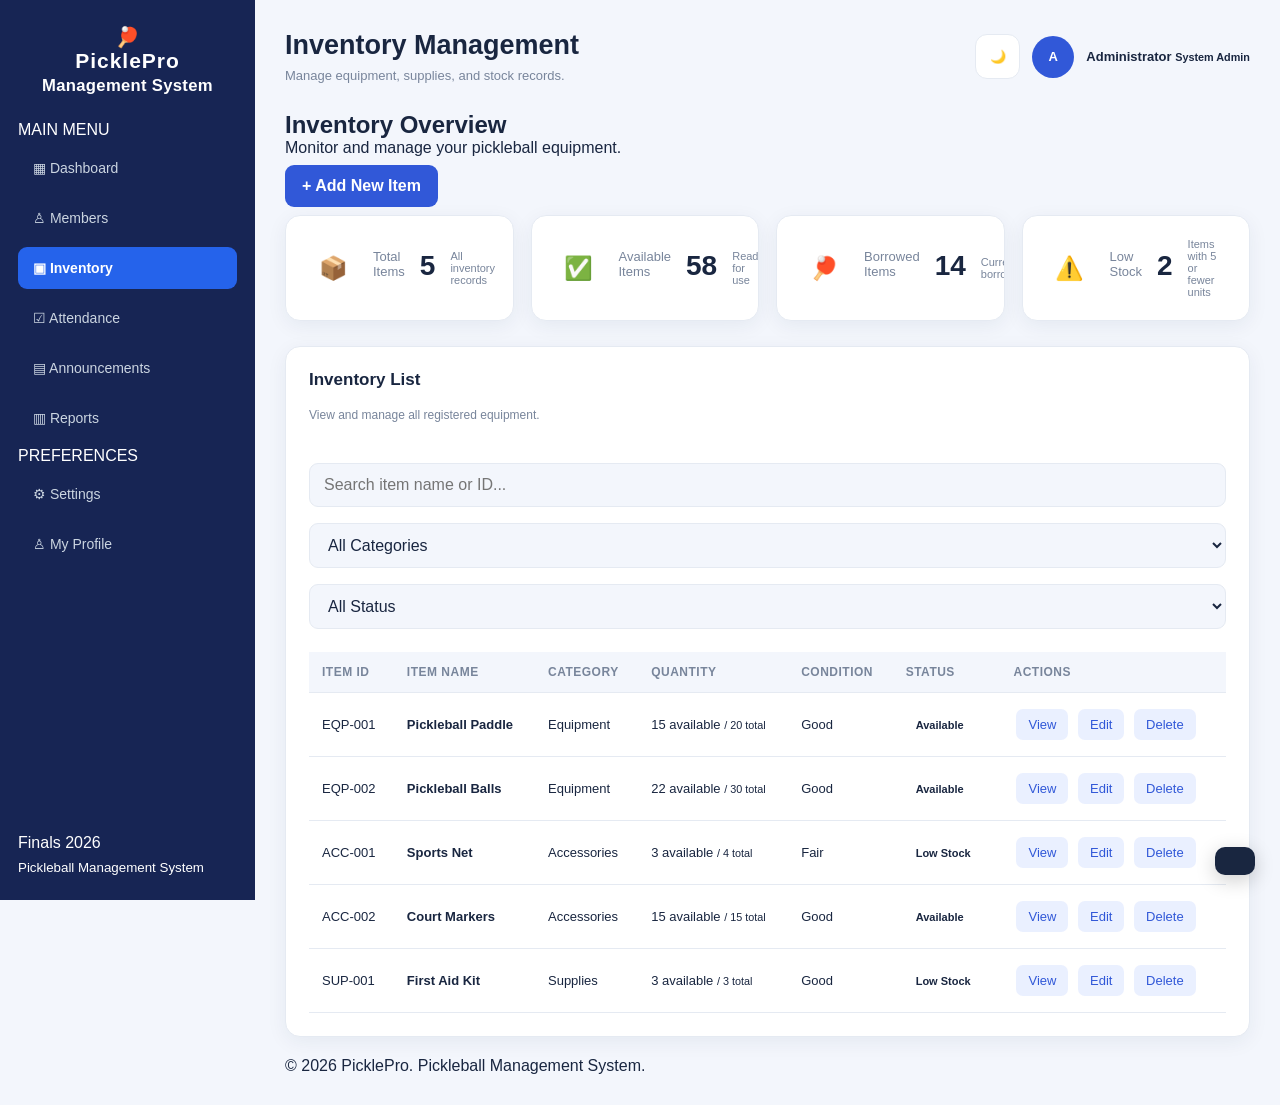
<file: FINALSPICKLE/inventory.html>
<!DOCTYPE html>
<html lang="en">
<head>
    <meta charset="UTF-8">
    <meta name="viewport" content="width=device-width, initial-scale=1.0">
    <title>Inventory | Pickleball Management System</title>
    <link rel="stylesheet" href="style.css">
</head>
<body>

<div class="app">

    <!-- SIDEBAR -->
    <aside class="sidebar">
        <div class="logo">
            <div class="logo-icon">🏓</div>
            <div>
                <h2>PicklePro</h2>
                <small>Management System</small>
            </div>
        </div>

        <nav>
            <p class="nav-label">MAIN MENU</p>
            <a href="index.html">▦ Dashboard</a>
            <a href="members.html">♙ Members</a>
            <a href="inventory.html" class="active">▣ Inventory</a>
            <a href="attendance.html">☑ Attendance</a>
            <a href="announcements.html">▤ Announcements</a>
            <a href="reports.html">▥ Reports</a>

            <p class="nav-label">PREFERENCES</p>
            <a href="settings.html">⚙ Settings</a>
            <a href="profile.html">♙ My Profile</a>
        </nav>

        <div class="sidebar-bottom">
            <p>Finals 2026</p>
            <small>Pickleball Management System</small>
        </div>
    </aside>

    <!-- MAIN CONTENT -->
    <main class="main">

        <header class="topbar">
            <div>
                <h2>Inventory Management</h2>
                <p>Manage equipment, supplies, and stock records.</p>
            </div>

            <div class="admin-info">
                <button class="theme-btn" id="themeToggle">🌙</button>
                <div class="admin-avatar">A</div>
                <div>
                    <strong>Administrator</strong>
                    <small>System Admin</small>
                </div>
            </div>
        </header>

        <!-- PAGE CONTENT -->
        <section class="page-content">

            <div class="page-heading">
                <div>
                    <h1>Inventory Overview</h1>
                    <p>Monitor and manage your pickleball equipment.</p>
                </div>

                <button class="primary-btn" onclick="openModal()">
                    + Add New Item
                </button>
            </div>

            <!-- STATISTICS -->
            <div class="stats">

                <div class="stat-card">
                    <div class="stat-icon">📦</div>
                    <p>Total Items</p>
                    <h2 id="totalItems">0</h2>
                    <small>All inventory records</small>
                </div>

                <div class="stat-card">
                    <div class="stat-icon">✅</div>
                    <p>Available Items</p>
                    <h2 id="availableItems">0</h2>
                    <small>Ready for use</small>
                </div>

                <div class="stat-card">
                    <div class="stat-icon">🏓</div>
                    <p>Borrowed Items</p>
                    <h2 id="borrowedItems">0</h2>
                    <small>Currently borrowed</small>
                </div>

                <div class="stat-card">
                    <div class="stat-icon">⚠️</div>
                    <p>Low Stock</p>
                    <h2 id="lowStockItems">0</h2>
                    <small>Items with 5 or fewer units</small>
                </div>

            </div>

            <!-- INVENTORY TABLE -->
            <div class="content-card">

                <div class="card-header">
                    <div>
                        <h3>Inventory List</h3>
                        <p>View and manage all registered equipment.</p>
                    </div>
                </div>

                <div class="table-controls">
                    <input
                        type="text"
                        id="searchInput"
                        placeholder="Search item name or ID..."
                    >

                    <select id="categoryFilter">
                        <option value="All">All Categories</option>
                        <option value="Equipment">Equipment</option>
                        <option value="Accessories">Accessories</option>
                        <option value="Supplies">Supplies</option>
                    </select>

                    <select id="statusFilter">
                        <option value="All">All Status</option>
                        <option value="Available">Available</option>
                        <option value="Borrowed">Borrowed</option>
                        <option value="Low Stock">Low Stock</option>
                    </select>
                </div>

                <div class="table-wrap">
                    <table>
                        <thead>
                            <tr>
                                <th>ITEM ID</th>
                                <th>ITEM NAME</th>
                                <th>CATEGORY</th>
                                <th>QUANTITY</th>
                                <th>CONDITION</th>
                                <th>STATUS</th>
                                <th>ACTIONS</th>
                            </tr>
                        </thead>

                        <tbody id="inventoryTable"></tbody>
                    </table>
                </div>

                <div class="empty" id="emptyMessage" style="display:none;">
                    <h3>No inventory items found</h3>
                    <p>Try changing your search or add a new item.</p>
                </div>

            </div>

        </section>

        <footer class="footer">
            © 2026 PicklePro. Pickleball Management System.
        </footer>

    </main>
</div>

<!-- ADD / EDIT MODAL -->
<div class="modal" id="itemModal">
    <div class="modal-content">

        <div class="modal-header">
            <div>
                <h2 id="modalTitle">Add New Item</h2>
                <p>Enter the inventory item details below.</p>
            </div>
            <button class="close-btn" onclick="closeModal()">×</button>
        </div>

        <form id="itemForm">

            <div class="form-group">
                <label>Item ID</label>
                <input type="text" id="itemId" placeholder="Example: EQP-001" required>
            </div>

            <div class="form-group">
                <label>Item Name</label>
                <input type="text" id="itemName" placeholder="Enter item name" required>
            </div>

            <div class="form-group">
                <label>Category</label>
                <select id="itemCategory" required>
                    <option value="">Select category</option>
                    <option value="Equipment">Equipment</option>
                    <option value="Accessories">Accessories</option>
                    <option value="Supplies">Supplies</option>
                </select>
            </div>

            <div class="form-group">
                <label>Quantity</label>
                <input type="number" id="itemQuantity" min="0" placeholder="Enter quantity" required>
            </div>

            <div class="form-group">
                <label>Condition</label>
                <select id="itemCondition" required>
                    <option value="Good">Good</option>
                    <option value="Fair">Fair</option>
                    <option value="Needs Repair">Needs Repair</option>
                </select>
            </div>

            <div class="form-group">
                <label>Borrowed Quantity</label>
                <input type="number" id="itemBorrowed" min="0" value="0" required>
            </div>

            <div class="modal-actions">
                <button type="button" class="secondary-btn" onclick="closeModal()">
                    Cancel
                </button>
                <button type="submit" class="primary-btn">
                    Save Item
                </button>
            </div>

        </form>
    </div>
</div>

<!-- VIEW MODAL -->
<div class="modal" id="viewModal">
    <div class="modal-content">
        <div class="modal-header">
            <h2>Item Details</h2>
            <button class="close-btn" onclick="closeViewModal()">×</button>
        </div>
        <div id="itemDetails"></div>
        <div class="modal-actions">
            <button class="secondary-btn" onclick="closeViewModal()">Close</button>
        </div>
    </div>
</div>

<!-- TOAST -->
<div class="toast" id="toast"></div>

<script>
    let inventory = JSON.parse(localStorage.getItem("pickleInventory")) || [
        {
            id: "EQP-001",
            name: "Pickleball Paddle",
            category: "Equipment",
            quantity: 20,
            borrowed: 5,
            condition: "Good"
        },
        {
            id: "EQP-002",
            name: "Pickleball Balls",
            category: "Equipment",
            quantity: 30,
            borrowed: 8,
            condition: "Good"
        },
        {
            id: "ACC-001",
            name: "Sports Net",
            category: "Accessories",
            quantity: 4,
            borrowed: 1,
            condition: "Fair"
        },
        {
            id: "ACC-002",
            name: "Court Markers",
            category: "Accessories",
            quantity: 15,
            borrowed: 0,
            condition: "Good"
        },
        {
            id: "SUP-001",
            name: "First Aid Kit",
            category: "Supplies",
            quantity: 3,
            borrowed: 0,
            condition: "Good"
        }
    ];

    let editIndex = null;

    function saveInventory() {
        localStorage.setItem("pickleInventory", JSON.stringify(inventory));
    }

    function getAvailable(item) {
        return item.quantity - item.borrowed;
    }

    function getStatus(item) {
        if (item.quantity <= 5) return "Low Stock";
        if (getAvailable(item) === 0) return "Borrowed";
        return "Available";
    }

    function updateStatistics() {
        document.getElementById("totalItems").textContent = inventory.length;

        document.getElementById("availableItems").textContent =
            inventory.reduce((sum, item) => sum + getAvailable(item), 0);

        document.getElementById("borrowedItems").textContent =
            inventory.reduce((sum, item) => sum + item.borrowed, 0);

        document.getElementById("lowStockItems").textContent =
            inventory.filter(item => item.quantity <= 5).length;
    }

    function renderInventory() {
        const table = document.getElementById("inventoryTable");
        const search = document.getElementById("searchInput").value.toLowerCase();
        const category = document.getElementById("categoryFilter").value;
        const status = document.getElementById("statusFilter").value;

        table.innerHTML = "";

        const filtered = inventory.filter(item => {
            const matchesSearch =
                item.name.toLowerCase().includes(search) ||
                item.id.toLowerCase().includes(search);

            const matchesCategory =
                category === "All" || item.category === category;

            const matchesStatus =
                status === "All" || getStatus(item) === status;

            return matchesSearch && matchesCategory && matchesStatus;
        });

        document.getElementById("emptyMessage").style.display =
            filtered.length === 0 ? "block" : "none";

        filtered.forEach(item => {
            const index = inventory.indexOf(item);
            const itemStatus = getStatus(item);

            let badgeClass = "success";
            if (itemStatus === "Borrowed") badgeClass = "warning";
            if (itemStatus === "Low Stock") badgeClass = "danger";

            table.innerHTML += `
                <tr>
                    <td>${escapeHTML(item.id)}</td>
                    <td><strong>${escapeHTML(item.name)}</strong></td>
                    <td>${escapeHTML(item.category)}</td>
                    <td>
                        ${getAvailable(item)} available
                        <small> / ${item.quantity} total</small>
                    </td>
                    <td>${escapeHTML(item.condition)}</td>
                    <td>
                        <span class="badge ${badgeClass}">
                            ${itemStatus}
                        </span>
                    </td>
                    <td>
                        <button class="mini-btn" onclick="viewItem(${index})">View</button>
                        <button class="mini-btn" onclick="editItem(${index})">Edit</button>
                        <button class="mini-btn delete-btn" onclick="deleteItem(${index})">Delete</button>
                    </td>
                </tr>
            `;
        });

        updateStatistics();
    }

    function escapeHTML(value) {
        return String(value).replace(/[&<>"']/g, char => ({
            "&": "&amp;",
            "<": "&lt;",
            ">": "&gt;",
            '"': "&quot;",
            "'": "&#039;"
        })[char]);
    }

    function openModal() {
        editIndex = null;
        document.getElementById("itemForm").reset();
        document.getElementById("itemBorrowed").value = 0;
        document.getElementById("modalTitle").textContent = "Add New Item";
        document.getElementById("itemId").disabled = false;
        document.getElementById("itemModal").classList.add("show");
    }

    function closeModal() {
        document.getElementById("itemModal").classList.remove("show");
    }

    function editItem(index) {
        editIndex = index;
        const item = inventory[index];

        document.getElementById("modalTitle").textContent = "Edit Item";
        document.getElementById("itemId").value = item.id;
        document.getElementById("itemId").disabled = true;
        document.getElementById("itemName").value = item.name;
        document.getElementById("itemCategory").value = item.category;
        document.getElementById("itemQuantity").value = item.quantity;
        document.getElementById("itemCondition").value = item.condition;
        document.getElementById("itemBorrowed").value = item.borrowed;

        document.getElementById("itemModal").classList.add("show");
    }

    document.getElementById("itemForm").addEventListener("submit", function(e) {
        e.preventDefault();

        const item = {
            id: document.getElementById("itemId").value.trim(),
            name: document.getElementById("itemName").value.trim(),
            category: document.getElementById("itemCategory").value,
            quantity: Number(document.getElementById("itemQuantity").value),
            condition: document.getElementById("itemCondition").value,
            borrowed: Number(document.getElementById("itemBorrowed").value)
        };

        if (!item.id || !item.name ||
            !Number.isInteger(item.quantity) ||
            !Number.isInteger(item.borrowed) ||
            item.quantity < 0 || item.borrowed < 0 ||
            item.borrowed > item.quantity) {
            showToast("Please check the item quantities.");
            return;
        }

        if (editIndex === null) {
            const duplicate = inventory.some(existing =>
                existing.id.toLowerCase() === item.id.toLowerCase()
            );

            if (duplicate) {
                showToast("Item ID already exists.");
                return;
            }

            inventory.push(item);
            showToast("Item added successfully!");
        } else {
            inventory[editIndex] = item;
            showToast("Item updated successfully!");
        }

        saveInventory();
        renderInventory();
        closeModal();
    });

    function viewItem(index) {
        const item = inventory[index];

        document.getElementById("itemDetails").innerHTML = `
            <div class="details-grid">
                <p><strong>Item ID:</strong> ${escapeHTML(item.id)}</p>
                <p><strong>Item Name:</strong> ${escapeHTML(item.name)}</p>
                <p><strong>Category:</strong> ${escapeHTML(item.category)}</p>
                <p><strong>Total Quantity:</strong> ${item.quantity}</p>
                <p><strong>Available:</strong> ${getAvailable(item)}</p>
                <p><strong>Borrowed:</strong> ${item.borrowed}</p>
                <p><strong>Condition:</strong> ${escapeHTML(item.condition)}</p>
                <p><strong>Status:</strong> ${getStatus(item)}</p>
            </div>
        `;

        document.getElementById("viewModal").classList.add("show");
    }

    function closeViewModal() {
        document.getElementById("viewModal").classList.remove("show");
    }

    function deleteItem(index) {
        if (confirm("Are you sure you want to delete this item?")) {
            inventory.splice(index, 1);
            saveInventory();
            renderInventory();
            showToast("Item deleted successfully!");
        }
    }

    function showToast(message) {
        const toast = document.getElementById("toast");
        toast.textContent = message;
        toast.classList.add("show");

        setTimeout(() => {
            toast.classList.remove("show");
        }, 2500);
    }

    document.getElementById("searchInput").addEventListener("input", renderInventory);
    document.getElementById("categoryFilter").addEventListener("change", renderInventory);
    document.getElementById("statusFilter").addEventListener("change", renderInventory);

    document.getElementById("themeToggle").addEventListener("click", function() {
        document.body.classList.toggle("dark-mode");
        this.textContent = document.body.classList.contains("dark-mode") ? "☀️" : "🌙";
    });

    renderInventory();
</script>

</body>
</html>
</file>
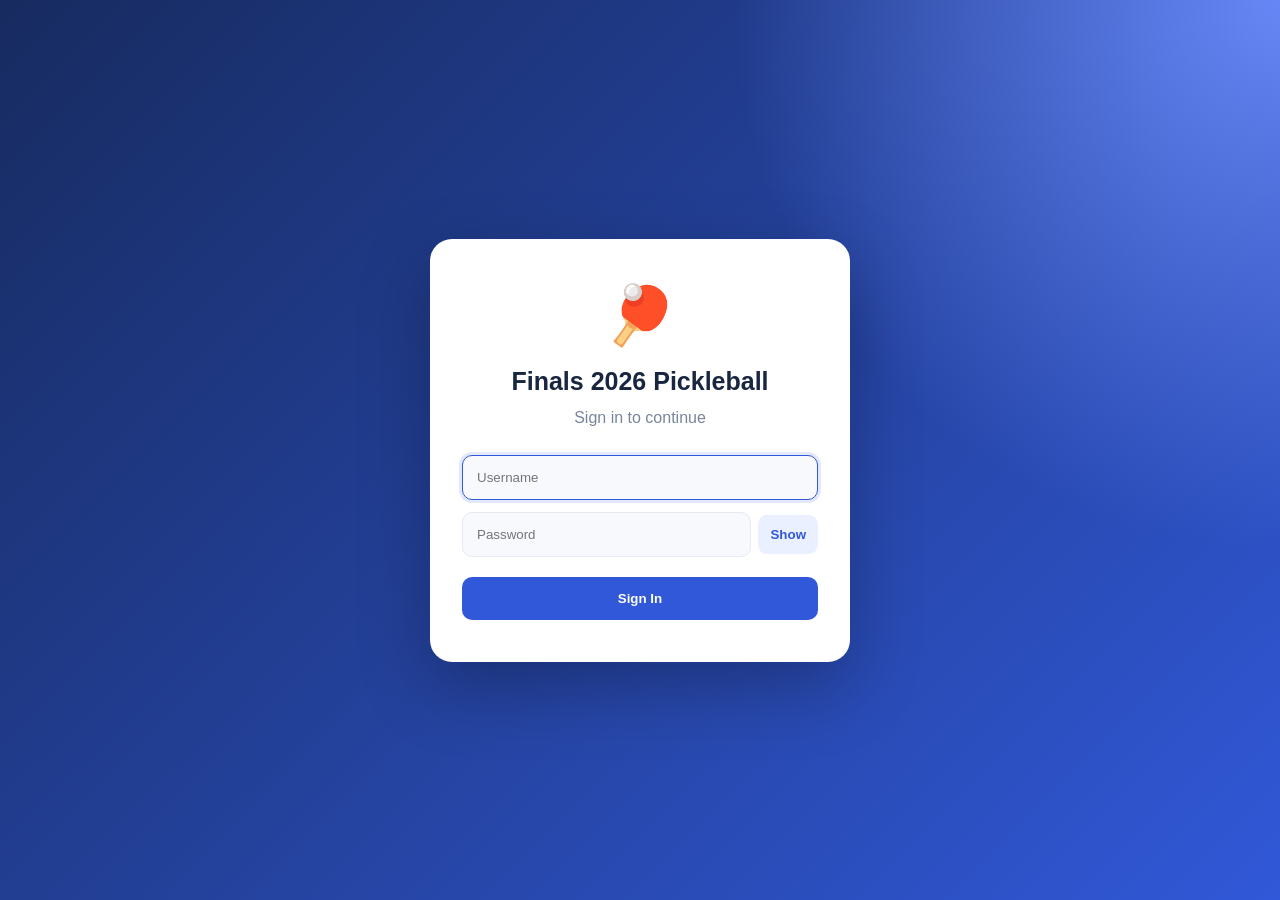
<file: FINALSPICKLE/login.html>
<!DOCTYPE html>
<html lang="en">
<head>
<meta charset="UTF-8">
<meta name="viewport" content="width=device-width, initial-scale=1.0">
<title>Login - Finals 2026 Pickleball</title>
<link rel="stylesheet" href="login.css">
</head>
<body>

<div id="loginPage" class="login-page">
    <div class="login-card">
        <div class="logo">🏓</div>
        <h1>Finals 2026 Pickleball</h1>
        <p class="subtitle">Sign in to continue</p>

        <div id="loginMsg" class="login-msg hidden"></div>

        <form id="loginForm" onsubmit="doLogin(event)">
            <input type="text" id="loginUser" placeholder="Username" autocomplete="username">

            <div class="pw-row">
                <input type="password" id="loginPass" placeholder="Password" autocomplete="current-password">
                <button type="button" class="pw-toggle" onclick="togglePw()">Show</button>
            </div>

            <button type="submit" class="login-submit">Sign In</button>
        </form>
    </div>
</div>

<script src="login.js"></script>
</body>
</html>
</file>
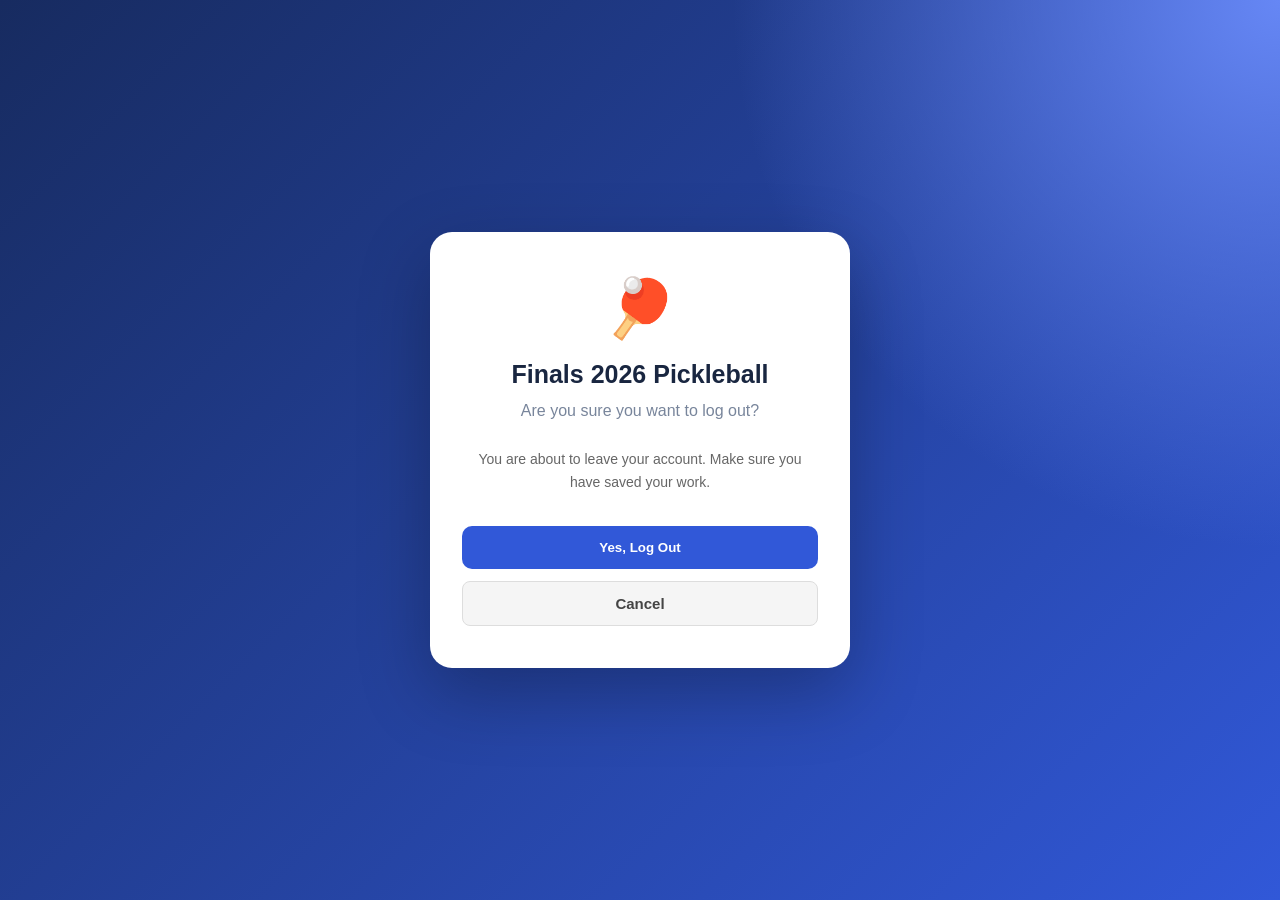
<file: FINALSPICKLE/logout.html>
<!DOCTYPE html>
<html lang="en">
<head>
    <meta charset="UTF-8">
    <meta name="viewport" content="width=device-width, initial-scale=1.0">
    <title>Logout - Finals 2026 Pickleball</title>
    <link rel="stylesheet" href="login.css">
</head>
<body>

<div id="loginPage" class="login-page">

    <div class="login-card">

        <div class="logo">🏓</div>

        <h1>Finals 2026 Pickleball</h1>

        <p class="subtitle">Are you sure you want to log out?</p>

        <div class="logout-message">
            You are about to leave your account.
            Make sure you have saved your work.
        </div>

        <div class="logout-actions">

            <button type="button"
                    class="login-submit"
                    onclick="logout()">
                Yes, Log Out
            </button>

            <button type="button"
                    class="cancel-btn"
                    onclick="goBack()">
                Cancel
            </button>

        </div>

    </div>

</div>

<script>
    function logout() {

        sessionStorage.removeItem("pickleball_session");

        sessionStorage.setItem(
            "pickleball_logout_msg",
            "You have been logged out successfully."
        );

        window.location.replace("login.html");
    }

    function goBack() {
        window.location.href = "index.html";
    }
</script>

<style>
    .logout-message {
        color: #666;
        font-size: 14px;
        line-height: 1.6;
        margin: 20px 0 25px;
    }

    .logout-actions {
        display: flex;
        flex-direction: column;
        gap: 12px;
    }

    .logout-actions button {
        width: 100%;
        cursor: pointer;
    }

    .cancel-btn {
        padding: 13px;
        border: 1px solid #ddd;
        border-radius: 8px;
        background: #f5f5f5;
        color: #444;
        font-size: 15px;
        font-weight: 600;
        transition: 0.3s;
    }

    .cancel-btn:hover {
        background: #e8e8e8;
    }
</style>

</body>
</html>
</file>
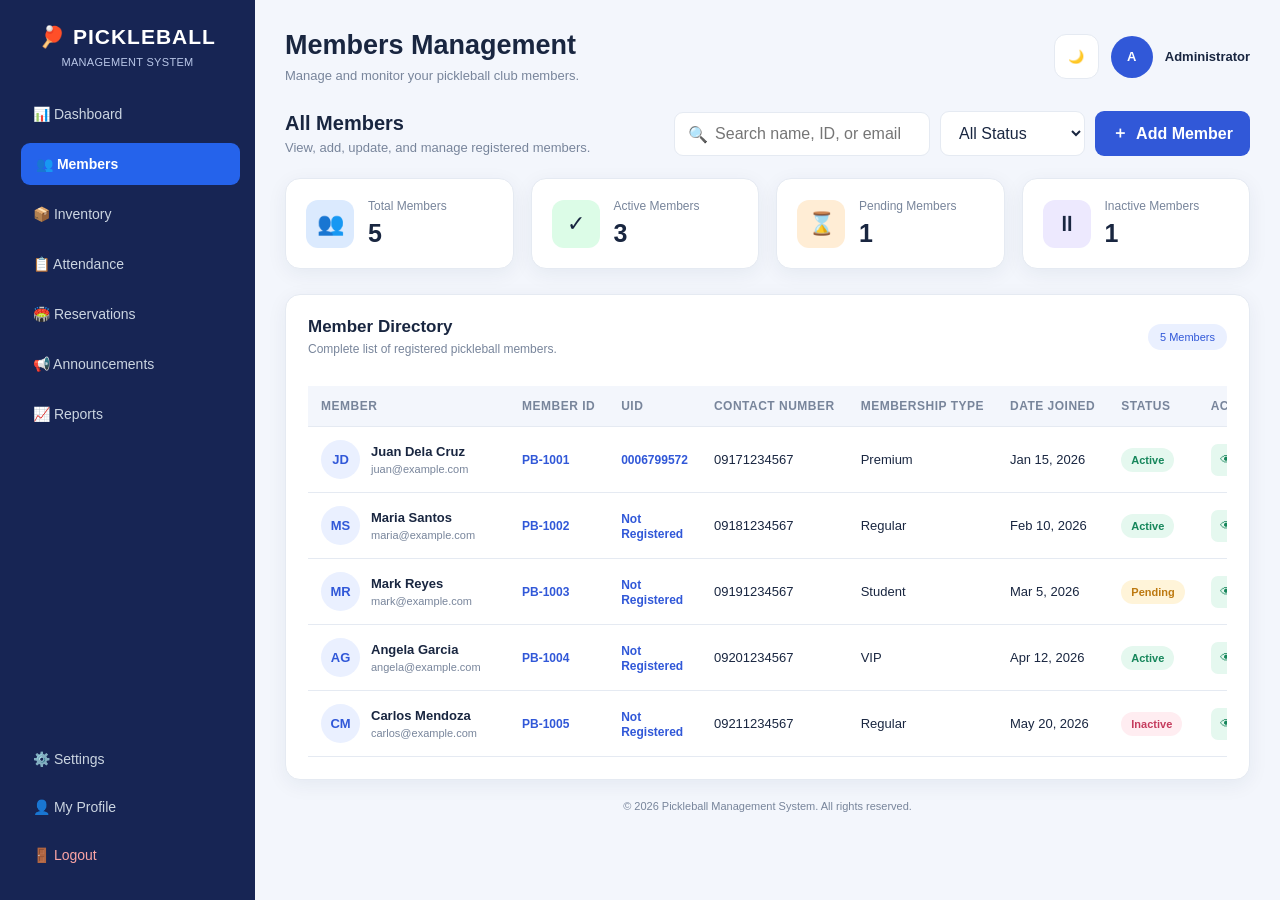
<file: FINALSPICKLE/members.html>
<!DOCTYPE html>
<html lang="en">
<head>
    <meta charset="UTF-8">
    <meta name="viewport" content="width=device-width, initial-scale=1.0">
    <title>Members Management | Pickleball Management System</title>
    <link rel="stylesheet" href="style.css">

    <style>
        .members-page { animation: pageEnter .4s ease; }

        .members-toolbar {
            display:flex; justify-content:space-between;
            align-items:center; flex-wrap:wrap;
            gap:15px; margin-bottom:22px;
        }

        .members-toolbar h2 { font-size:20px; margin-bottom:5px; }
        .members-toolbar p { color:var(--muted); font-size:13px; }

        .toolbar-actions {
            display:flex; align-items:center;
            gap:10px; flex-wrap:wrap;
        }

        .search-box { position:relative; min-width:240px; }
        .search-box input {
            padding:12px 14px 12px 40px;
            margin:0; background:var(--surface);
        }

        .search-icon {
            position:absolute; left:14px; top:50%;
            transform:translateY(-50%);
            color:var(--muted); pointer-events:none;
        }

        .filter-select {
            width:auto; min-width:145px;
            margin:0; background:var(--surface);
        }

        .add-member-btn {
            display:inline-flex; align-items:center;
            justify-content:center; gap:8px;
            background:var(--primary); color:white;
            padding:12px 17px; border:none;
            border-radius:9px; font-weight:600;
            transition:.25s ease;
        }

        .add-member-btn:hover {
            background:var(--primary-dark);
            transform:translateY(-2px);
            box-shadow:0 5px 15px #3158d833;
        }

        .members-stats {
            display:grid;
            grid-template-columns:repeat(4,minmax(0,1fr));
            gap:17px; margin-bottom:25px;
        }

        .member-stat {
            background:var(--surface);
            border:1px solid var(--border);
            border-radius:var(--radius);
            padding:20px; box-shadow:var(--shadow);
            display:flex; align-items:center; gap:14px;
            transition:.25s ease;
        }

        .member-stat:hover {
            transform:translateY(-5px);
            box-shadow:0 12px 25px #152b5018;
        }

        .member-stat-icon {
            width:48px; height:48px; min-width:48px;
            display:grid; place-items:center;
            border-radius:12px; font-size:22px;
        }

        .icon-blue { background:#dbeafe; }
        .icon-green { background:#dcfce7; }
        .icon-orange { background:#ffedd5; }
        .icon-purple { background:#ede9fe; }

        .member-stat p {
            color:var(--muted); font-size:12px;
            margin-bottom:6px;
        }

        .member-stat h2 { font-size:25px; color:var(--text); }

        .members-table-card {
            background:var(--surface);
            border:1px solid var(--border);
            border-radius:var(--radius);
            padding:22px; box-shadow:var(--shadow);
            min-width:0;
        }

        .members-table-header {
            display:flex; justify-content:space-between;
            align-items:center; flex-wrap:wrap;
            gap:12px; margin-bottom:15px;
        }

        .members-table-header h3 { font-size:17px; }

        .members-table-header p {
            font-size:12px; color:var(--muted);
            margin-top:5px;
        }

        .table-wrap { overflow-x:auto; }
        .members-table { min-width:850px; }
        .members-table th { white-space:nowrap; }
        .members-table td { vertical-align:middle; }

        .member-info {
            display:flex; align-items:center;
            gap:11px; min-width:175px;
        }

        .member-avatar {
            width:39px; height:39px; min-width:39px;
            display:grid; place-items:center;
            background:var(--soft); color:var(--primary);
            border-radius:50%; font-weight:bold;
            font-size:13px;
        }

        .member-info strong {
            display:block; font-size:13px;
            color:var(--text);
        }

        .member-info small {
            display:block; color:var(--muted);
            font-size:11px; margin-top:4px;
        }

        .member-id {
            font-weight:600; color:var(--primary);
            font-size:12px;
        }

        .action-buttons {
            display:flex; gap:6px; white-space:nowrap;
        }

        .table-action {
            width:32px; height:32px; border:none;
            border-radius:7px; background:var(--soft);
            color:var(--primary); transition:.2s ease;
            cursor:pointer;
        }

        .table-action:hover {
            transform:translateY(-2px);
            filter:brightness(.94);
        }

        .table-action.delete {
            background:var(--danger-bg); color:var(--danger);
        }

        .table-action.view {
            background:var(--success-bg); color:var(--success);
        }

        .empty-state {
            text-align:center; padding:45px 15px;
            color:var(--muted);
        }

        .empty-state .empty-icon {
            font-size:38px; margin-bottom:12px;
        }

        .empty-state h3 {
            color:var(--text); margin-bottom:7px;
        }

        .empty-state p { font-size:13px; }

        /* MODALS */
        .member-modal {
            position:fixed; inset:0; z-index:100;
            background:#0009; display:grid;
            place-items:center; padding:18px;
            backdrop-filter:blur(4px); overflow-y:auto;
        }

        .member-modal-box {
            width:100%; max-width:570px;
            max-height:90vh; overflow-y:auto;
            background:var(--surface);
            border:1px solid var(--border);
            border-radius:16px; padding:25px;
            box-shadow:0 20px 60px #0003;
            animation:modalEnter .25s ease;
        }

        @keyframes modalEnter {
            from { opacity:0; transform:translateY(20px) scale(.98); }
            to { opacity:1; transform:translateY(0) scale(1); }
        }

        .modal-header {
            display:flex; justify-content:space-between;
            align-items:center; gap:12px; margin-bottom:22px;
        }

        .modal-header h2 { font-size:20px; }
        .modal-header p { font-size:12px; color:var(--muted); margin-top:5px; }

        .close-modal {
            width:34px; height:34px; border:none;
            border-radius:8px; background:var(--soft);
            color:var(--text); font-size:19px; cursor:pointer;
        }

        .close-modal:hover {
            background:var(--danger-bg); color:var(--danger);
        }

        .form-grid {
            display:grid;
            grid-template-columns:repeat(2,minmax(0,1fr));
            gap:12px 16px;
        }

        .form-group { min-width:0; }
        .form-group.full { grid-column:1/-1; }

        .form-group label {
            display:block; color:var(--text);
            font-size:12px; font-weight:600;
            margin-bottom:5px;
        }

        .form-group input,
        .form-group select,
        .form-group textarea {
            margin:0; width:100%;
        }

        .form-group textarea { min-height:75px; }

        .form-actions {
            display:flex; justify-content:flex-end;
            gap:10px; margin-top:23px;
            padding-top:17px; border-top:1px solid var(--border);
        }

        .cancel-btn {
            padding:11px 17px; background:var(--soft);
            color:var(--text); border:none;
            border-radius:8px; cursor:pointer;
        }

        .save-btn {
            padding:11px 19px; background:var(--primary);
            color:white; border:none;
            border-radius:8px; font-weight:600;
            cursor:pointer;
        }

        .save-btn:hover { background:var(--primary-dark); }

        /* DETAILS */
        .details-profile { text-align:center; padding:10px 0 20px; }

        .details-avatar {
            width:75px; height:75px; margin:0 auto 12px;
            display:grid; place-items:center;
            border-radius:50%; background:var(--soft);
            color:var(--primary); font-size:24px;
            font-weight:bold;
        }

        .details-profile h3 { font-size:19px; }
        .details-profile p { color:var(--muted); font-size:12px; margin-top:5px; }

        .details-grid {
            display:grid;
            grid-template-columns:repeat(2,minmax(0,1fr));
            gap:10px;
        }

        .detail-item {
            padding:13px; background:var(--bg);
            border:1px solid var(--border);
            border-radius:9px; min-width:0;
        }

        .detail-item small {
            display:block; color:var(--muted);
            font-size:11px; margin-bottom:6px;
        }

        .detail-item strong {
            font-size:13px; overflow-wrap:anywhere;
        }

        .member-toast {
            position:fixed; right:25px; bottom:25px;
            z-index:200; padding:14px 20px;
            border-radius:10px; background:#192640;
            color:white; box-shadow:0 5px 20px #0003;
            font-size:13px; animation:pageEnter .3s ease;
        }

        @media(max-width:1100px) {
            .members-stats { grid-template-columns:repeat(2,minmax(0,1fr)); }
        }

        @media(max-width:800px) {
            .members-toolbar { align-items:flex-start; }
            .toolbar-actions { width:100%; }
            .search-box { flex:1; min-width:180px; }
        }

        @media(max-width:600px) {
            .members-stats { grid-template-columns:1fr 1fr; gap:10px; }
            .member-stat { padding:14px; gap:9px; }
            .member-stat-icon { width:39px; min-width:39px; height:39px; font-size:18px; }
            .member-stat h2 { font-size:21px; }
            .toolbar-actions { flex-direction:column; align-items:stretch; }
            .search-box, .filter-select, .add-member-btn { width:100%; }
            .members-table-card { padding:15px; }
            .form-grid, .details-grid { grid-template-columns:1fr; }
            .member-modal-box { padding:18px; }
        }

        @media(max-width:380px) {
            .members-stats { grid-template-columns:1fr; }
        }
    </style>
</head>

<body>

<div class="app">

    <!-- SIDEBAR -->
    <aside class="sidebar">

        <div class="logo">
            <h2>🏓 PICKLEBALL</h2>
            <p>MANAGEMENT SYSTEM</p>
        </div>

        <nav class="sidebar-nav">
            <a href="index.html">📊 Dashboard</a>
            <a href="members.html" class="active">👥 Members</a>
            <a href="inventory.html">📦 Inventory</a>
            <a href="attendance.html">📋 Attendance</a>
            <a href="reservations.html">🏟️ Reservations</a>
            <a href="announcements.html">📢 Announcements</a>
            <a href="reports.html">📈 Reports</a>
        </nav>

        <div class="sidebar-bottom">
            <a href="settings.html">⚙️ Settings</a>
            <a href="profile.html">👤 My Profile</a>
            <a href="index.html" class="logout-link"
               onclick="return confirm('Are you sure you want to leave this page?')">
                🚪 Logout
            </a>
        </div>

    </aside>

    <!-- MAIN CONTENT -->
    <main class="main">

        <header class="topbar">
            <div>
                <h1>Members Management</h1>
                <p>Manage and monitor your pickleball club members.</p>
            </div>

            <div class="admin-info">
                <button class="theme-btn" id="themeBtn" title="Toggle dark mode">🌙</button>
                <div class="admin-avatar">A</div>
                <span>Administrator</span>
            </div>
        </header>

        <section class="members-page">

            <!-- PAGE INTRODUCTION -->
            <div class="members-toolbar">
                <div>
                    <h2>All Members</h2>
                    <p>View, add, update, and manage registered members.</p>
                </div>

                <div class="toolbar-actions">
                    <div class="search-box">
                        <span class="search-icon">🔍</span>
                        <input type="search" id="searchInput"
                               placeholder="Search name, ID, or email...">
                    </div>

                    <select id="statusFilter" class="filter-select">
                        <option value="All">All Status</option>
                        <option value="Active">Active</option>
                        <option value="Inactive">Inactive</option>
                        <option value="Pending">Pending</option>
                    </select>

                    <button class="add-member-btn" id="addMemberBtn">
                        <span>＋</span> Add Member
                    </button>
                </div>
            </div>

            <!-- STATISTICS -->
            <div class="members-stats">

                <div class="member-stat">
                    <div class="member-stat-icon icon-blue">👥</div>
                    <div>
                        <p>Total Members</p>
                        <h2 id="totalMembers">0</h2>
                    </div>
                </div>

                <div class="member-stat">
                    <div class="member-stat-icon icon-green">✓</div>
                    <div>
                        <p>Active Members</p>
                        <h2 id="activeMembers">0</h2>
                    </div>
                </div>

                <div class="member-stat">
                    <div class="member-stat-icon icon-orange">⌛</div>
                    <div>
                        <p>Pending Members</p>
                        <h2 id="pendingMembers">0</h2>
                    </div>
                </div>

                <div class="member-stat">
                    <div class="member-stat-icon icon-purple">⏸</div>
                    <div>
                        <p>Inactive Members</p>
                        <h2 id="inactiveMembers">0</h2>
                    </div>
                </div>

            </div>

            <!-- MEMBERS TABLE -->
            <div class="members-table-card">

                <div class="members-table-header">
                    <div>
                        <h3>Member Directory</h3>
                        <p>Complete list of registered pickleball members.</p>
                    </div>

                    <span class="card-tag" id="resultCount">0 Members</span>
                </div>

                <div class="table-wrap">
                    <table class="members-table">
                        <thead>
                            <tr>
                                <th>Member</th>
                                <th>Member ID</th>
                                <th>UID</th>
                                <th>Contact Number</th>
                                <th>Membership Type</th>
                                <th>Date Joined</th>
                                <th>Status</th>
                                <th>Actions</th>
                            </tr>
                        </thead>

                        <tbody id="membersTableBody"></tbody>
                    </table>

                    <div class="empty-state hidden" id="emptyState">
                        <div class="empty-icon">👥</div>
                        <h3>No Members Found</h3>
                        <p>Try changing your search or add a new member.</p>
                    </div>
                </div>
            </div>

        </section>

        <footer class="dashboard-footer">
            © 2026 Pickleball Management System. All rights reserved.
        </footer>

    </main>
</div>

<!-- ADD / EDIT MEMBER MODAL -->
<div class="member-modal hidden" id="memberModal">
    <div class="member-modal-box">

        <div class="modal-header">
            <div>
                <h2 id="modalTitle">Add New Member</h2>
                <p>Enter the member's information below.</p>
            </div>
            <button class="close-modal" id="closeModal">×</button>
        </div>

        <form id="memberForm">
            <input type="hidden" id="editMemberId">

            <div class="form-grid">

                <div class="form-group">
                    <label for="memberName">Full Name *</label>
                    <input type="text" id="memberName" placeholder="Enter full name" required>
                </div>

                <div class="form-group">
                    <label for="memberEmail">Email Address *</label>
                    <input type="email" id="memberEmail" placeholder="example@email.com" required>
                </div>

                <div class="form-group">
                    <label for="memberPhone">Contact Number *</label>
                    <input type="tel" id="memberPhone"
                           placeholder="09XXXXXXXXX"
                           pattern="09[0-9]{9}"
                           title="Enter an 11-digit Philippine mobile number starting with 09"
                           required>
                </div>

                
                <div class="form-group">
                    <label for="memberRFID">RFID Card UID *</label>

                    <div style="display:flex; gap:8px;">
                        <input
                            type="text"
                            id="memberRFID"
                            placeholder="Scan RFID card here"
                            
                            autocomplete="off"
                            required
                        >

                        <button type="button" id="clearRFID"
                            style="padding:10px 13px; border:0; border-radius:8px; cursor:pointer;">
                            Clear
                        </button>
                    </div>

                    <small id="rfidStatus" style="color:var(--muted); display:block; margin-top:7px;">
                        🟡 Waiting for RFID card...
                    </small>
                </div>



                <div class="form-group">
                    <label for="memberGender">Gender</label>
                    <select id="memberGender">
                        <option value="">Select Gender</option>
                        <option value="Male">Male</option>
                        <option value="Female">Female</option>
                        <option value="Prefer not to say">Prefer not to say</option>
                    </select>
                </div>

                <div class="form-group">
                    <label for="memberType">Membership Type *</label>
                    <select id="memberType" required>
                        <option value="">Select Membership</option>
                        <option value="Regular">Regular</option>
                        <option value="Premium">Premium</option>
                        <option value="Student">Student</option>
                        <option value="VIP">VIP</option>
                    </select>
                </div>

                <div class="form-group">
                    <label for="memberStatus">Membership Status *</label>
                    <select id="memberStatus" required>
                        <option value="Active">Active</option>
                        <option value="Pending">Pending</option>
                        <option value="Inactive">Inactive</option>
                    </select>
                </div>

                <div class="form-group">
                    <label for="joinDate">Date Joined *</label>
                    <input type="date" id="joinDate" required>
                </div>

                <div class="form-group">
                    <label for="memberBirthdate">Birthdate</label>
                    <input type="date" id="memberBirthdate">
                </div>

                <div class="form-group full">
                    <label for="memberAddress">Address</label>
                    <textarea id="memberAddress" placeholder="Enter complete address"></textarea>
                </div>

            </div>

            <div class="form-actions">
                <button type="button" class="cancel-btn" id="cancelModal">Cancel</button>
                <button type="submit" class="save-btn" id="saveMemberBtn">Save Member</button>
            </div>
        </form>
    </div>
</div>

<!-- VIEW MEMBER DETAILS MODAL -->
<div class="member-modal hidden" id="detailsModal">
    <div class="member-modal-box">

        <div class="modal-header">
            <div>
                <h2>Member Information</h2>
                <p>Complete details of the selected member.</p>
            </div>
            <button class="close-modal" id="closeDetails">×</button>
        </div>

        <div id="memberDetailsContent"></div>

        <div class="form-actions">
            <button class="cancel-btn" id="closeDetailsBtn">Close</button>
        </div>
    </div>
</div>

<!-- TOAST NOTIFICATION -->
<div class="member-toast hidden" id="memberToast"></div>

<script>
/* ==========================================
   PICKLEPRO - MEMBERS MANAGEMENT SYSTEM
========================================== */

const STORAGE_KEY = "pickleballMembers";

const defaultMembers = [
    {
        id: "PB-1001",
        uid: "0006799572",
        name: "Juan Dela Cruz",
        email: "juan@example.com",
        phone: "09171234567",
        gender: "Male",
        type: "Premium",
        status: "Active",
        joinDate: "2026-01-15",
        birthdate: "2000-05-12",
        address: "Angeles City, Pampanga"
    },
    {
        id: "PB-1002",
        name: "Maria Santos",
        email: "maria@example.com",
        phone: "09181234567",
        gender: "Female",
        type: "Regular",
        status: "Active",
        joinDate: "2026-02-10",
        birthdate: "2001-08-20",
        address: "San Fernando, Pampanga"
    },
    {
        id: "PB-1003",
        name: "Mark Reyes",
        email: "mark@example.com",
        phone: "09191234567",
        gender: "Male",
        type: "Student",
        status: "Pending",
        joinDate: "2026-03-05",
        birthdate: "2004-03-18",
        address: "Mabalacat City, Pampanga"
    },
    {
        id: "PB-1004",
        name: "Angela Garcia",
        email: "angela@example.com",
        phone: "09201234567",
        gender: "Female",
        type: "VIP",
        status: "Active",
        joinDate: "2026-04-12",
        birthdate: "1999-11-25",
        address: "Porac, Pampanga"
    },
    {
        id: "PB-1005",
        name: "Carlos Mendoza",
        email: "carlos@example.com",
        phone: "09211234567",
        gender: "Male",
        type: "Regular",
        status: "Inactive",
        joinDate: "2026-05-20",
        birthdate: "1998-07-09",
        address: "Mexico, Pampanga"
    }
];

/* ==========================================
   LOAD MEMBERS
========================================== */

function loadMembers() {
    try {
        const saved = localStorage.getItem(STORAGE_KEY);

        if (saved === null) {
            localStorage.setItem(
                STORAGE_KEY,
                JSON.stringify(defaultMembers)
            );

            return defaultMembers.map(member => ({ ...member }));
        }

        const parsed = JSON.parse(saved);

        if (!Array.isArray(parsed)) {
            return [];
        }

        return parsed.map(member => {
            const uid = String(
                member.rfid ??
                member.UID ??
                member.uid ??
                member.rfidNumber ??
                ""
            ).trim();

            return {
                ...member,
                rfid: uid,
                UID: uid
            };
        });

    } catch (error) {
        console.error("Loading members failed:", error);
        return [];
    }
}

let members = loadMembers();

/* ==========================================
   ELEMENTS
========================================== */

const tableBody = document.getElementById("membersTableBody");
const searchInput = document.getElementById("searchInput");
const statusFilter = document.getElementById("statusFilter");
const memberModal = document.getElementById("memberModal");
const detailsModal = document.getElementById("detailsModal");
const memberForm = document.getElementById("memberForm");

/* ==========================================
   SAVE MEMBERS
========================================== */

function saveMembers() {
    try {
        localStorage.setItem(
            STORAGE_KEY,
            JSON.stringify(members)
        );

        return true;

    } catch (error) {
        console.error("Saving members failed:", error);
        showToast("Unable to save member data.");
        return false;
    }
}

/* ==========================================
   SECURITY
========================================== */

function escapeHTML(value) {
    return String(value ?? "").replace(/[&<>"']/g, char => ({
        "&": "&amp;",
        "<": "&lt;",
        ">": "&gt;",
        '"': "&quot;",
        "'": "&#039;"
    })[char]);
}

/* ==========================================
   MEMBER HELPERS
========================================== */

function getMemberRFID(member) {
    return String(
        member.rfid ??
        member.UID ??
        member.uid ??
        member.rfidNumber ??
        ""
    ).trim();
}

function getInitials(name) {
    return String(name || "")
        .trim()
        .split(/\s+/)
        .slice(0, 2)
        .map(word => word.charAt(0).toUpperCase())
        .join("");
}

function formatDate(date) {
    if (!date) return "—";

    const parsed = new Date(date + "T00:00:00");

    if (isNaN(parsed.getTime())) return "—";

    return parsed.toLocaleDateString("en-PH", {
        year: "numeric",
        month: "short",
        day: "numeric"
    });
}

/* ==========================================
   STATUS BADGE
========================================== */

function getStatusBadge(status) {
    if (status === "Active") {
        return '<span class="badge ok">Active</span>';
    }

    if (status === "Pending") {
        return '<span class="badge warn">Pending</span>';
    }

    return '<span class="badge bad">Inactive</span>';
}

/* ==========================================
   STATISTICS
========================================== */

function updateStatistics() {
    document.getElementById("totalMembers").textContent =
        members.length;

    document.getElementById("activeMembers").textContent =
        members.filter(m => m.status === "Active").length;

    document.getElementById("pendingMembers").textContent =
        members.filter(m => m.status === "Pending").length;

    document.getElementById("inactiveMembers").textContent =
        members.filter(m => m.status === "Inactive").length;
}

/* ==========================================
   DISPLAY MEMBERS
========================================== */

function displayMembers() {
    const search = searchInput.value.toLowerCase().trim();
    const status = statusFilter.value;

    const filtered = members.filter(member => {
        const matchesSearch =
            String(member.name || "").toLowerCase().includes(search) ||
            String(member.id || "").toLowerCase().includes(search) ||
            String(member.email || "").toLowerCase().includes(search) ||
            getMemberRFID(member).toLowerCase().includes(search);

        const matchesStatus =
            status === "All" || member.status === status;

        return matchesSearch && matchesStatus;
    });

    document.getElementById("resultCount").textContent =
        `${filtered.length} Member${filtered.length !== 1 ? "s" : ""}`;

    document.getElementById("emptyState").classList.toggle(
        "hidden",
        filtered.length !== 0
    );

    tableBody.innerHTML = filtered.map(member => `
        <tr>
            <td>
                <div class="member-info">
                    <div class="member-avatar">
                        ${escapeHTML(getInitials(member.name))}
                    </div>

                    <div>
                        <strong>${escapeHTML(member.name)}</strong>
                        <small>${escapeHTML(member.email)}</small>
                    </div>
                </div>
            </td>

            <td>
                <span class="member-id">${escapeHTML(member.id)}</span>
            </td>

            <td>
                <span class="member-id">
                    ${escapeHTML(getMemberRFID(member) || "Not Registered")}
                </span>
            </td>

            <td>${escapeHTML(member.phone)}</td>
            <td>${escapeHTML(member.type)}</td>
            <td>${formatDate(member.joinDate)}</td>
            <td>${getStatusBadge(member.status)}</td>

            <td>
                <div class="action-buttons">
                    <button class="table-action view"
                        data-action="view"
                        data-id="${escapeHTML(member.id)}">👁</button>

                    <button class="table-action"
                        data-action="edit"
                        data-id="${escapeHTML(member.id)}">✏️</button>

                    <button class="table-action delete"
                        data-action="delete"
                        data-id="${escapeHTML(member.id)}">🗑</button>
                </div>
            </td>
        </tr>
    `).join("");

    updateStatistics();
}

/* ==========================================
   TOAST
========================================== */

let toastTimer;

function showToast(message) {
    const toast = document.getElementById("memberToast");

    toast.textContent = message;
    toast.classList.remove("hidden");

    clearTimeout(toastTimer);

    toastTimer = setTimeout(() => {
        toast.classList.add("hidden");
    }, 3000);
}

/* ==========================================
   GENERATE MEMBER ID
========================================== */

function generateMemberID() {
    let highest = 1000;

    members.forEach(member => {
        const number = parseInt(
            String(member.id || "").replace("PB-", ""),
            10
        );

        if (!isNaN(number)) {
            highest = Math.max(highest, number);
        }
    });

    return "PB-" + (highest + 1);
}

/* ==========================================
   OPEN ADD MEMBER MODAL
========================================== */

document.getElementById("addMemberBtn")
    .addEventListener("click", function() {

        memberForm.reset();

        document.getElementById("editMemberId").value = "";

        document.getElementById("modalTitle").textContent =
            "Add New Member";

        document.getElementById("saveMemberBtn").textContent =
            "Save Member";

        document.getElementById("memberRFID").value = "";

        document.getElementById("joinDate").value =
            new Date().toLocaleDateString("en-CA");

        memberModal.classList.remove("hidden");
    });

/* ==========================================
   CLOSE MEMBER MODAL
========================================== */

function closeMemberModal() {
    memberModal.classList.add("hidden");
}

document.getElementById("closeModal")
    .addEventListener("click", closeMemberModal);

document.getElementById("cancelModal")
    .addEventListener("click", closeMemberModal);

/* ==========================================
   ADD / UPDATE MEMBER
========================================== */

memberForm.addEventListener("submit", function(event) {
    event.preventDefault();

    const editID =
        document.getElementById("editMemberId").value;

    const rfid = document.getElementById("memberRFID")
        .value.trim();

    const memberData = {
        id: editID || generateMemberID(),

        // Keep both properties for compatibility.
        rfid: rfid,
        UID: rfid,

        name: document.getElementById("memberName").value.trim(),
        email: document.getElementById("memberEmail").value.trim(),
        phone: document.getElementById("memberPhone").value.trim(),
        gender: document.getElementById("memberGender").value,
        type: document.getElementById("memberType").value,
        status: document.getElementById("memberStatus").value,
        joinDate: document.getElementById("joinDate").value,
        birthdate: document.getElementById("memberBirthdate").value,
        address: document.getElementById("memberAddress").value.trim()
    };

    // Check duplicate email
    const duplicateEmail = members.some(member =>
        String(member.email || "").toLowerCase() ===
        memberData.email.toLowerCase() &&
        member.id !== editID
    );

    if (duplicateEmail) {
        showToast("Email address is already registered.");
        return;
    }

    // Check duplicate RFID
    const duplicateRFID = members.some(member =>
        getMemberRFID(member) === rfid &&
        rfid !== "" &&
        member.id !== editID
    );

    if (duplicateRFID) {
        showToast("This RFID card is already registered.");
        return;
    }

    // ADD MEMBER
    if (!editID) {
        members.push(memberData);

        if (!saveMembers()) {
            members.pop();
            return;
        }

        showToast("New member added successfully!");
    }

    // UPDATE MEMBER
    else {
        const index = members.findIndex(member => member.id === editID);

        if (index === -1) {
            showToast("Member not found.");
            return;
        }

        const oldMember = members[index];

        members[index] = memberData;

        if (!saveMembers()) {
            members[index] = oldMember;
            return;
        }

        showToast("Member updated successfully!");
    }

    displayMembers();
    closeMemberModal();
});

/* ==========================================
   TABLE ACTIONS
========================================== */

tableBody.addEventListener("click", function(event) {
    const button = event.target.closest("button[data-action]");

    if (!button) return;

    const action = button.dataset.action;
    const id = button.dataset.id;

    const member = members.find(m => m.id === id);

    if (!member) return;

    if (action === "view") viewMember(id);
    if (action === "edit") editMember(id);
    if (action === "delete") deleteMember(id);
});

/* ==========================================
   EDIT MEMBER
========================================== */

function editMember(id) {
    const member = members.find(m => m.id === id);

    if (!member) return;

    document.getElementById("editMemberId").value = member.id;
    document.getElementById("memberName").value = member.name || "";
    document.getElementById("memberEmail").value = member.email || "";
    document.getElementById("memberPhone").value = member.phone || "";
    document.getElementById("memberRFID").value = getMemberRFID(member);
    document.getElementById("memberGender").value = member.gender || "";
    document.getElementById("memberType").value = member.type || "";
    document.getElementById("memberStatus").value = member.status || "Active";
    document.getElementById("joinDate").value = member.joinDate || "";
    document.getElementById("memberBirthdate").value = member.birthdate || "";
    document.getElementById("memberAddress").value = member.address || "";

    document.getElementById("modalTitle").textContent =
        "Edit Member";

    document.getElementById("saveMemberBtn").textContent =
        "Update Member";

    memberModal.classList.remove("hidden");
}

/* ==========================================
   VIEW MEMBER
========================================== */

function viewMember(id) {
    const member = members.find(m => m.id === id);

    if (!member) return;

    document.getElementById("memberDetailsContent").innerHTML = `
        <div class="details-profile">
            <div class="details-avatar">
                ${escapeHTML(getInitials(member.name))}
            </div>

            <h3>${escapeHTML(member.name)}</h3>
            <p>${escapeHTML(member.id)}</p>

            <div style="margin-top:12px;">
                ${getStatusBadge(member.status)}
            </div>
        </div>

        <div class="details-grid">

            <div class="detail-item">
                <small>Email Address</small>
                <strong>${escapeHTML(member.email)}</strong>
            </div>

            <div class="detail-item">
                <small>Contact Number</small>
                <strong>${escapeHTML(member.phone)}</strong>
            </div>

            <div class="detail-item">
                <small>Gender</small>
                <strong>${escapeHTML(member.gender || "Not provided")}</strong>
            </div>

            <div class="detail-item">
                <small>Membership Type</small>
                <strong>${escapeHTML(member.type)}</strong>
            </div>

            <div class="detail-item">
                <small>Date Joined</small>
                <strong>${formatDate(member.joinDate)}</strong>
            </div>

            <div class="detail-item">
                <small>Birthdate</small>
                <strong>${formatDate(member.birthdate)}</strong>
            </div>

            <div class="detail-item">
                <small>RFID Card UID</small>
                <strong>${escapeHTML(getMemberRFID(member) || "Not Registered")}</strong>
            </div>

            <div class="detail-item">
                <small>Address</small>
                <strong>${escapeHTML(member.address || "Not provided")}</strong>
            </div>

        </div>
    `;

    detailsModal.classList.remove("hidden");
}

/* ==========================================
   CLOSE DETAILS
========================================== */

function closeDetailsModal() {
    detailsModal.classList.add("hidden");
}

document.getElementById("closeDetails")
    .addEventListener("click", closeDetailsModal);

document.getElementById("closeDetailsBtn")
    .addEventListener("click", closeDetailsModal);

/* ==========================================
   DELETE MEMBER
========================================== */

function deleteMember(id) {
    const member = members.find(m => m.id === id);

    if (!member) return;

    if (!confirm(`Are you sure you want to delete ${member.name}?`)) {
        return;
    }

    const oldMembers = [...members];

    members = members.filter(m => m.id !== id);

    if (!saveMembers()) {
        members = oldMembers;
        return;
    }

    displayMembers();
    showToast("Member deleted successfully!");
}

/* ==========================================
   SEARCH AND FILTER
========================================== */

searchInput.addEventListener("input", displayMembers);

statusFilter.addEventListener("change", displayMembers);

/* ==========================================
   DARK MODE
========================================== */

const themeBtn = document.getElementById("themeBtn");

function updateThemeButton() {
    const isDark =
        document.documentElement.getAttribute("data-theme") === "dark";

    themeBtn.textContent = isDark ? "☀️" : "🌙";
}

const savedTheme = localStorage.getItem("pickleballTheme");

if (savedTheme === "dark") {
    document.documentElement.setAttribute("data-theme", "dark");
}

updateThemeButton();

themeBtn.addEventListener("click", function() {
    const isDark =
        document.documentElement.getAttribute("data-theme") === "dark";

    if (isDark) {
        document.documentElement.removeAttribute("data-theme");
        localStorage.setItem("pickleballTheme", "light");
    } else {
        document.documentElement.setAttribute("data-theme", "dark");
        localStorage.setItem("pickleballTheme", "dark");
    }

    updateThemeButton();
});

/* ==========================================
   CLOSE MODALS
========================================== */

memberModal.addEventListener("click", event => {
    if (event.target === memberModal) {
        closeMemberModal();
    }
});

detailsModal.addEventListener("click", event => {
    if (event.target === detailsModal) {
        closeDetailsModal();
    }
});

document.addEventListener("keydown", event => {
    if (event.key === "Escape") {
        closeMemberModal();
        closeDetailsModal();
    }
});

/* ==========================================
   INITIALIZE
========================================== */

displayMembers();

console.log("PicklePro Members System loaded.");
console.log("Registered members:", members);

const rfid = document.getElementById("memberRFID")
    .value.trim();

const memberData = {
    id: editID || generateMemberID(),
    rfid: rfid,
    UID: rfid,
    // Other member information...
};


/* ==========================================
   RFID CARD SCANNER
========================================== */

const rfidInput = document.getElementById("memberRFID");
const rfidStatus = document.getElementById("rfidStatus");
const clearRFID = document.getElementById("clearRFID");

// Focus the UID field when adding a member
document.getElementById("addMemberBtn").addEventListener("click", function() {
    setTimeout(() => {
        rfidInput.focus();
        rfidStatus.textContent = "🟡 Waiting for RFID card...";
        rfidStatus.style.color = "var(--muted)";
    }, 100);
});

// Detect when the scanner enters a UID
rfidInput.addEventListener("input", function() {
    const uid = this.value.trim();

    if (uid.length > 0) {
        rfidStatus.textContent = "🟢 Card UID detected: " + uid;
        rfidStatus.style.color = "green";
    } else {
        rfidStatus.textContent = "🟡 Waiting for RFID card...";
        rfidStatus.style.color = "var(--muted)";
    }
});

// Clear scanned UID
clearRFID.addEventListener("click", function() {
    rfidInput.value = "";
    rfidInput.focus();

    rfidStatus.textContent = "🟡 Waiting for RFID card...";
    rfidStatus.style.color = "var(--muted)";
});

</script>


</body>
</html>
</file>
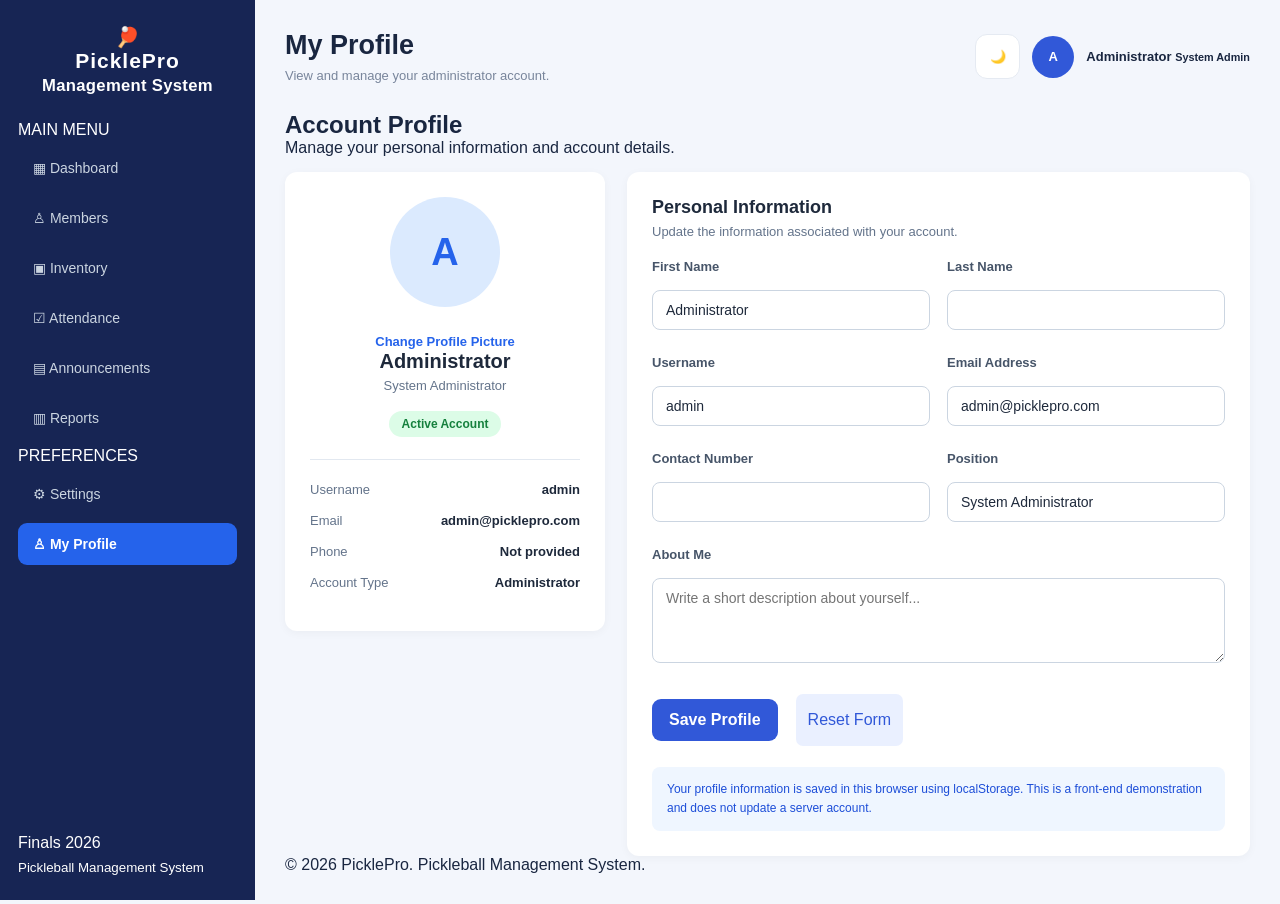
<file: FINALSPICKLE/profile.html>
<!DOCTYPE html>
<html lang="en">
<head>
    <meta charset="UTF-8">
    <meta name="viewport" content="width=device-width, initial-scale=1.0">
    <title>My Profile | PicklePro</title>
    <link rel="stylesheet" href="style.css">

    <style>
        /* PROFILE PAGE STYLES */

        .profile-grid {
            display: grid;
            grid-template-columns: 320px minmax(0, 1fr);
            gap: 22px;
            align-items: start;
        }

        .profile-card,
        .profile-form-card {
            background: #fff;
            border-radius: 12px;
            padding: 25px;
            box-shadow: 0 2px 10px rgba(0,0,0,.04);
        }

        .profile-card {
            text-align: center;
        }

        .profile-avatar {
            width: 110px;
            height: 110px;
            border-radius: 50%;
            background: #dbeafe;
            color: #2563eb;
            display: flex;
            justify-content: center;
            align-items: center;
            font-size: 38px;
            font-weight: 700;
            margin: 0 auto 15px;
            overflow: hidden;
        }

        .profile-avatar img {
            width: 100%;
            height: 100%;
            object-fit: cover;
        }

        .profile-card h2 {
            font-size: 20px;
            color: #1e293b;
            margin-bottom: 5px;
        }

        .profile-role {
            color: #64748b;
            font-size: 13px;
            margin-bottom: 18px;
        }

        .profile-badge {
            display: inline-block;
            background: #dcfce7;
            color: #15803d;
            padding: 6px 13px;
            border-radius: 20px;
            font-size: 12px;
            font-weight: 600;
        }

        .profile-divider {
            border: 0;
            border-top: 1px solid #e2e8f0;
            margin: 22px 0;
        }

        .profile-detail {
            display: flex;
            justify-content: space-between;
            gap: 12px;
            text-align: left;
            margin-bottom: 16px;
            font-size: 13px;
        }

        .profile-detail span:first-child {
            color: #64748b;
        }

        .profile-detail span:last-child {
            color: #1e293b;
            font-weight: 600;
            text-align: right;
            overflow-wrap: anywhere;
        }

        .profile-section-title {
            margin-bottom: 20px;
        }

        .profile-section-title h3 {
            font-size: 18px;
            color: #1e293b;
            margin-bottom: 6px;
        }

        .profile-section-title p {
            color: #64748b;
            font-size: 13px;
        }

        .profile-form-grid {
            display: grid;
            grid-template-columns: repeat(2, minmax(0, 1fr));
            gap: 17px;
        }

        .profile-form-group {
            display: flex;
            flex-direction: column;
            gap: 8px;
        }

        .profile-form-group.full {
            grid-column: 1 / -1;
        }

        .profile-form-group label {
            font-size: 13px;
            font-weight: 600;
            color: #475569;
        }

        .profile-form-group input,
        .profile-form-group textarea {
            width: 100%;
            padding: 11px 13px;
            border: 1px solid #cbd5e1;
            border-radius: 8px;
            font-size: 14px;
            font-family: inherit;
            outline: none;
            background: #fff;
            color: #1e293b;
        }

        .profile-form-group input:focus,
        .profile-form-group textarea:focus {
            border-color: #3b82f6;
            box-shadow: 0 0 0 3px rgba(59,130,246,.10);
        }

        .profile-form-group textarea {
            min-height: 85px;
            resize: vertical;
        }

        .profile-actions {
            display: flex;
            flex-wrap: wrap;
            gap: 10px;
            margin-top: 20px;
        }

        .profile-upload {
            display: inline-block;
            margin-top: 12px;
            color: #2563eb;
            font-size: 13px;
            font-weight: 600;
            cursor: pointer;
        }

        .profile-upload input {
            display: none;
        }

        .profile-note {
            margin-top: 18px;
            padding: 13px 15px;
            background: #eff6ff;
            color: #1d4ed8;
            border-radius: 8px;
            font-size: 12px;
            line-height: 1.6;
        }

        .profile-toast {
            position: fixed;
            right: 25px;
            bottom: 25px;
            background: #2563eb;
            color: white;
            padding: 13px 20px;
            border-radius: 8px;
            display: none;
            z-index: 9999;
            box-shadow: 0 4px 12px rgba(0,0,0,.15);
        }

        .profile-toast.show {
            display: block;
        }

        /* DARK MODE */

        body.dark-mode .profile-card,
        body.dark-mode .profile-form-card {
            background: #1e293b;
        }

        body.dark-mode .profile-card h2,
        body.dark-mode .profile-section-title h3,
        body.dark-mode .profile-detail span:last-child {
            color: #f1f5f9;
        }

        body.dark-mode .profile-role,
        body.dark-mode .profile-section-title p,
        body.dark-mode .profile-detail span:first-child {
            color: #94a3b8;
        }

        body.dark-mode .profile-divider {
            border-color: #334155;
        }

        body.dark-mode .profile-form-group label {
            color: #cbd5e1;
        }

        body.dark-mode .profile-form-group input,
        body.dark-mode .profile-form-group textarea {
            background: #0f172a;
            color: #e2e8f0;
            border-color: #475569;
        }

        body.dark-mode .profile-note {
            background: #172554;
            color: #bfdbfe;
        }

        @media (max-width: 900px) {
            .profile-grid {
                grid-template-columns: 1fr;
            }
        }

        @media (max-width: 600px) {
            .profile-form-grid {
                grid-template-columns: 1fr;
            }

            .profile-form-group.full {
                grid-column: auto;
            }
        }
    </style>
</head>

<body>

<div class="app">

    <!-- SIDEBAR -->
    <aside class="sidebar">

        <div class="logo">
            <div class="logo-icon">🏓</div>
            <div>
                <h2>PicklePro</h2>
                <small>Management System</small>
            </div>
        </div>

        <nav>
            <p class="nav-label">MAIN MENU</p>
            <a href="index.html">▦ Dashboard</a>
            <a href="members.html">♙ Members</a>
            <a href="inventory.html">▣ Inventory</a>
            <a href="attendance.html">☑ Attendance</a>
            <a href="announcements.html">▤ Announcements</a>
            <a href="reports.html">▥ Reports</a>

            <p class="nav-label">PREFERENCES</p>
            <a href="settings.html">⚙ Settings</a>
            <a href="profile.html" class="active">♙ My Profile</a>
        </nav>

        <div class="sidebar-bottom">
            <p>Finals 2026</p>
            <small>Pickleball Management System</small>
        </div>

    </aside>

    <!-- MAIN CONTENT -->
    <main class="main">

        <header class="topbar">
            <div>
                <h2>My Profile</h2>
                <p>View and manage your administrator account.</p>
            </div>

            <div class="admin-info">
                <button class="theme-btn" id="themeToggle" type="button">🌙</button>
                <div class="admin-avatar">A</div>
                <div>
                    <strong>Administrator</strong>
                    <small>System Admin</small>
                </div>
            </div>
        </header>

        <section class="page-content">

            <!-- PAGE HEADING -->
            <div class="page-heading">
                <div>
                    <h1>Account Profile</h1>
                    <p>Manage your personal information and account details.</p>
                </div>
            </div>

            <div class="profile-grid">

                <!-- PROFILE SUMMARY -->
                <section class="profile-card">

                    <div class="profile-avatar" id="profileAvatar">
                        A
                    </div>

                    <label class="profile-upload">
                        Change Profile Picture
                        <input type="file" id="avatarInput" accept="image/*">
                    </label>

                    <h2 id="displayName">Administrator</h2>
                    <p class="profile-role" id="displayRole">System Administrator</p>

                    <span class="profile-badge">Active Account</span>

                    <hr class="profile-divider">

                    <div class="profile-detail">
                        <span>Username</span>
                        <span id="displayUsername">admin</span>
                    </div>

                    <div class="profile-detail">
                        <span>Email</span>
                        <span id="displayEmail">admin@picklepro.com</span>
                    </div>

                    <div class="profile-detail">
                        <span>Phone</span>
                        <span id="displayPhone">Not provided</span>
                    </div>

                    <div class="profile-detail">
                        <span>Account Type</span>
                        <span>Administrator</span>
                    </div>

                </section>

                <!-- EDIT PROFILE -->
                <section class="profile-form-card">

                    <div class="profile-section-title">
                        <h3>Personal Information</h3>
                        <p>Update the information associated with your account.</p>
                    </div>

                    <form id="profileForm">

                        <div class="profile-form-grid">

                            <div class="profile-form-group">
                                <label for="firstName">First Name</label>
                                <input type="text" id="firstName" required>
                            </div>

                            <div class="profile-form-group">
                                <label for="lastName">Last Name</label>
                                <input type="text" id="lastName" required>
                            </div>

                            <div class="profile-form-group">
                                <label for="username">Username</label>
                                <input type="text" id="username" required>
                            </div>

                            <div class="profile-form-group">
                                <label for="email">Email Address</label>
                                <input type="email" id="email" required>
                            </div>

                            <div class="profile-form-group">
                                <label for="phone">Contact Number</label>
                                <input type="text" id="phone">
                            </div>

                            <div class="profile-form-group">
                                <label for="role">Position</label>
                                <input type="text" id="role" value="System Administrator">
                            </div>

                            <div class="profile-form-group full">
                                <label for="bio">About Me</label>
                                <textarea id="bio" placeholder="Write a short description about yourself..."></textarea>
                            </div>

                        </div>

                        <div class="profile-actions">
                            <button type="submit" class="primary-btn">
                                Save Profile
                            </button>

                            <button type="reset" class="secondary-btn" id="resetForm">
                                Reset Form
                            </button>
                        </div>

                    </form>

                    <div class="profile-note">
                        Your profile information is saved in this browser using localStorage.
                        This is a front-end demonstration and does not update a server account.
                    </div>

                </section>

            </div>

        </section>

        <footer class="footer">
            © 2026 PicklePro. Pickleball Management System.
        </footer>

    </main>
</div>

<div class="profile-toast" id="toast"></div>

<script>
    const PROFILE_KEY = "pickleAdminProfile";

    const defaultProfile = {
        firstName: "Administrator",
        lastName: "",
        username: "admin",
        email: "admin@picklepro.com",
        phone: "",
        role: "System Administrator",
        bio: "",
        avatar: ""
    };

    function getProfile() {
        try {
            return {
                ...defaultProfile,
                ...(JSON.parse(localStorage.getItem(PROFILE_KEY)) || {})
            };
        } catch {
            return { ...defaultProfile };
        }
    }

    function showToast(message) {
        const toast = document.getElementById("toast");

        toast.textContent = message;
        toast.classList.add("show");

        setTimeout(() => {
            toast.classList.remove("show");
        }, 2500);
    }

    function getFullName(profile) {
        return `${profile.firstName} ${profile.lastName}`.trim();
    }

    function updateProfileDisplay(profile) {
        const fullName = getFullName(profile) || "Administrator";

        document.getElementById("displayName").textContent = fullName;
        document.getElementById("displayRole").textContent = profile.role || "System Administrator";
        document.getElementById("displayUsername").textContent = profile.username || "Not provided";
        document.getElementById("displayEmail").textContent = profile.email || "Not provided";
        document.getElementById("displayPhone").textContent = profile.phone || "Not provided";

        const avatar = document.getElementById("profileAvatar");

        if (profile.avatar) {
            avatar.innerHTML = "";
            const image = document.createElement("img");
            image.src = profile.avatar;
            image.alt = "Profile picture";
            avatar.appendChild(image);
        } else {
            avatar.textContent = (profile.firstName || "A").charAt(0).toUpperCase();
        }
    }

    function loadProfile() {
        const profile = getProfile();

        document.getElementById("firstName").value = profile.firstName;
        document.getElementById("lastName").value = profile.lastName;
        document.getElementById("username").value = profile.username;
        document.getElementById("email").value = profile.email;
        document.getElementById("phone").value = profile.phone;
        document.getElementById("role").value = profile.role;
        document.getElementById("bio").value = profile.bio;

        updateProfileDisplay(profile);
    }

    // SAVE PROFILE
    document.getElementById("profileForm").addEventListener("submit", function(e) {
        e.preventDefault();

        const currentProfile = getProfile();

        const updatedProfile = {
            ...currentProfile,
            firstName: document.getElementById("firstName").value.trim(),
            lastName: document.getElementById("lastName").value.trim(),
            username: document.getElementById("username").value.trim(),
            email: document.getElementById("email").value.trim(),
            phone: document.getElementById("phone").value.trim(),
            role: document.getElementById("role").value.trim(),
            bio: document.getElementById("bio").value.trim()
        };

        localStorage.setItem(PROFILE_KEY, JSON.stringify(updatedProfile));

        updateProfileDisplay(updatedProfile);
        showToast("Profile updated successfully!");
    });

    // RESET FORM
    document.getElementById("resetForm").addEventListener("click", function() {
        setTimeout(loadProfile, 0);
    });

    // PROFILE PICTURE UPLOAD
    document.getElementById("avatarInput").addEventListener("change", function(e) {
        const file = e.target.files[0];

        if (!file) return;

        if (!file.type.startsWith("image/")) {
            alert("Please select a valid image file.");
            return;
        }

        if (file.size > 2 * 1024 * 1024) {
            alert("Please choose an image smaller than 2 MB.");
            return;
        }

        const reader = new FileReader();

        reader.onload = function(event) {
            const profile = getProfile();
            profile.avatar = event.target.result;

            localStorage.setItem(PROFILE_KEY, JSON.stringify(profile));

            updateProfileDisplay(profile);
            showToast("Profile picture updated!");
        };

        reader.readAsDataURL(file);
    });

    // DARK MODE
    function loadTheme() {
        const isDark = localStorage.getItem("pickleTheme") === "dark";

        document.body.classList.toggle("dark-mode", isDark);
        document.getElementById("themeToggle").textContent = isDark ? "☀️" : "🌙";
    }

    document.getElementById("themeToggle").addEventListener("click", function() {
        const isDark = !document.body.classList.contains("dark-mode");

        document.body.classList.toggle("dark-mode", isDark);

        this.textContent = isDark ? "☀️" : "🌙";

        localStorage.setItem("pickleTheme", isDark ? "dark" : "light");
    });

    // INITIALIZE
    loadProfile();
    loadTheme();
</script>

</body>
</html>
</file>
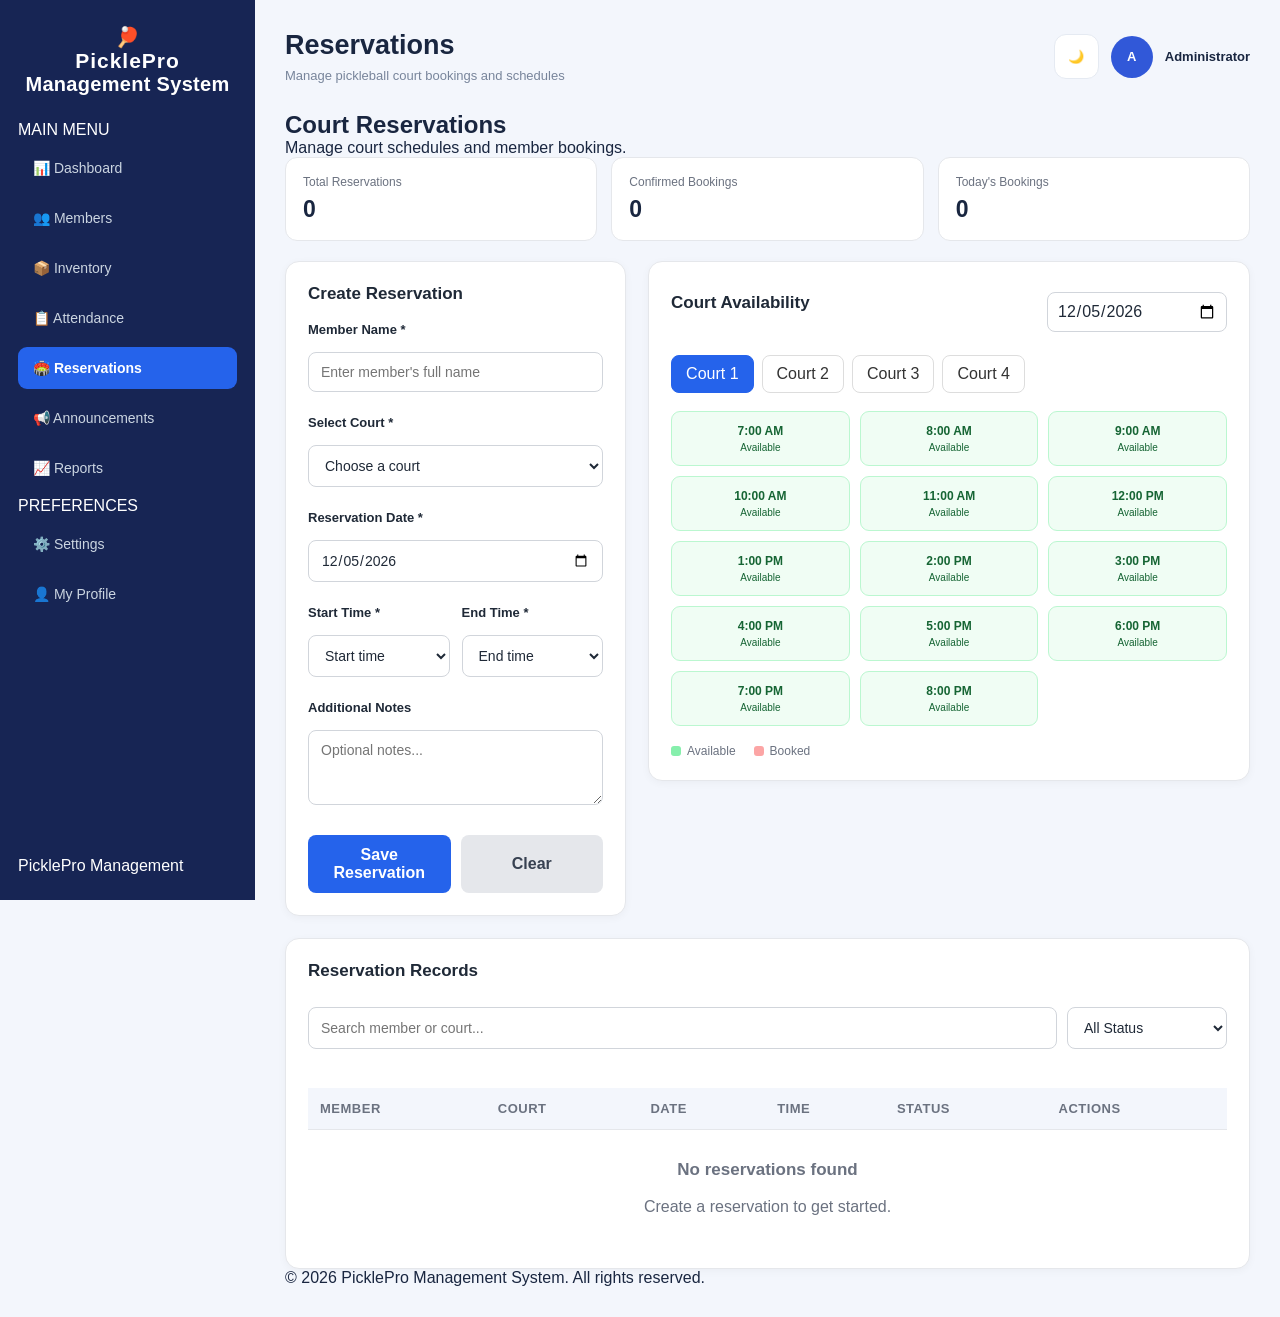
<file: FINALSPICKLE/reservations.html>
<!DOCTYPE html>
<html lang="en">
<head>
<meta charset="UTF-8">
<meta name="viewport" content="width=device-width, initial-scale=1.0">
<title>Court Reservations | PicklePro</title>
<link rel="stylesheet" href="style.css">

<style>
/* RESERVATIONS PAGE */
.reservation-layout {
    display: grid;
    grid-template-columns: minmax(280px, 0.85fr) minmax(0, 1.5fr);
    gap: 22px;
    align-items: start;
}

.reservation-card, .availability-card, .reservation-list-card {
    background: var(--card-bg, #fff);
    border: 1px solid var(--border-color, #e5e7eb);
    border-radius: 14px;
    padding: 22px;
    box-shadow: 0 2px 8px rgba(0,0,0,.04);
    color: var(--text-color, #1f2937);
}

.reservation-card h3, .availability-card h3,
.reservation-list-card h3 {
    margin: 0 0 18px;
    font-size: 17px;
}

.form-group { margin-bottom: 15px; }

.form-group label {
    display: block;
    margin-bottom: 7px;
    font-size: 13px;
    font-weight: 600;
}

.form-group input, .form-group select, .form-group textarea,
.filter-control {
    width: 100%;
    padding: 11px 12px;
    border: 1px solid var(--border-color, #d1d5db);
    border-radius: 8px;
    background: var(--input-bg, #fff);
    color: var(--text-color, #1f2937);
    font: inherit;
    font-size: 14px;
    box-sizing: border-box;
}

.form-group textarea { resize: vertical; min-height: 75px; }

.form-row {
    display: grid;
    grid-template-columns: 1fr 1fr;
    gap: 12px;
}

.reservation-actions {
    display: flex;
    gap: 10px;
    margin-top: 18px;
}

.reservation-actions button {
    flex: 1;
    padding: 11px;
    border: none;
    border-radius: 8px;
    cursor: pointer;
    font-weight: 600;
}

.save-btn { background: #2563eb; color: white; }
.reset-btn { background: #e5e7eb; color: #374151; }

.availability-header {
    display: flex;
    justify-content: space-between;
    align-items: center;
    flex-wrap: wrap;
    gap: 12px;
    margin-bottom: 15px;
}

.availability-header input {
    max-width: 180px;
    padding: 9px;
    border: 1px solid var(--border-color, #d1d5db);
    border-radius: 8px;
    background: var(--input-bg, #fff);
    color: var(--text-color, #1f2937);
}

.court-tabs {
    display: flex;
    gap: 8px;
    flex-wrap: wrap;
    margin-bottom: 18px;
}

.court-tab {
    padding: 9px 14px;
    border: 1px solid var(--border-color, #ddd);
    background: transparent;
    color: var(--text-color, #333);
    border-radius: 8px;
    cursor: pointer;
}

.court-tab.active {
    background: #2563eb;
    color: white;
    border-color: #2563eb;
}

.slot-grid {
    display: grid;
    grid-template-columns: repeat(3, minmax(0, 1fr));
    gap: 10px;
}

.slot {
    padding: 12px 8px;
    border-radius: 9px;
    text-align: center;
    border: 1px solid #bbf7d0;
    background: #f0fdf4;
    color: #166534;
    font-size: 12px;
    font-weight: 600;
}

.slot.booked {
    background: #fee2e2;
    color: #991b1b;
    border-color: #fecaca;
}

.slot.selected {
    background: #dbeafe;
    color: #1d4ed8;
    border-color: #60a5fa;
}

.slot small {
    display: block;
    margin-top: 4px;
    font-weight: 400;
}

.availability-legend {
    display: flex;
    gap: 18px;
    flex-wrap: wrap;
    margin-top: 18px;
    font-size: 12px;
    color: var(--muted-text, #6b7280);
}

.legend-item { display: flex; align-items: center; gap: 6px; }
.legend-dot { width: 10px; height: 10px; border-radius: 3px; }
.available-dot { background: #86efac; }
.booked-dot { background: #fca5a5; }

.reservation-list-card { margin-top: 22px; }

.list-toolbar {
    display: flex;
    gap: 10px;
    flex-wrap: wrap;
    margin-bottom: 16px;
}

.list-toolbar input { flex: 1; min-width: 180px; }
.list-toolbar select { width: 160px; }

.reservation-table-wrap { overflow-x: auto; }

.reservation-table {
    width: 100%;
    border-collapse: collapse;
    min-width: 700px;
}

.reservation-table th, .reservation-table td {
    padding: 13px 12px;
    text-align: left;
    border-bottom: 1px solid var(--border-color, #e5e7eb);
    font-size: 13px;
}

.reservation-table th {
    color: var(--muted-text, #6b7280);
    font-weight: 600;
}

.status-badge {
    display: inline-block;
    padding: 5px 9px;
    border-radius: 20px;
    font-size: 11px;
    font-weight: 600;
}

.status-confirmed { background: #dcfce7; color: #166534; }
.status-cancelled { background: #fee2e2; color: #991b1b; }

.action-buttons { display: flex; gap: 6px; }

.action-btn {
    padding: 6px 9px;
    border: none;
    border-radius: 6px;
    cursor: pointer;
    font-size: 12px;
}

.edit-btn { background: #dbeafe; color: #1d4ed8; }
.cancel-btn { background: #fef3c7; color: #92400e; }
.delete-btn { background: #fee2e2; color: #991b1b; }

.empty-state {
    text-align: center;
    padding: 30px 15px;
    color: var(--muted-text, #6b7280);
}

.reservation-stats {
    display: grid;
    grid-template-columns: repeat(3, 1fr);
    gap: 14px;
    margin-bottom: 20px;
}

.reservation-stat {
    background: var(--card-bg, #fff);
    border: 1px solid var(--border-color, #e5e7eb);
    border-radius: 12px;
    padding: 17px;
}

.reservation-stat span {
    display: block;
    font-size: 12px;
    color: var(--muted-text, #6b7280);
    margin-bottom: 7px;
}

.reservation-stat strong { font-size: 23px; }

.form-message {
    display: none;
    padding: 11px;
    border-radius: 8px;
    font-size: 13px;
    margin-bottom: 14px;
}

.form-message.error { display: block; background: #fee2e2; color: #991b1b; }
.form-message.success { display: block; background: #dcfce7; color: #166534; }

@media(max-width: 950px) {
    .reservation-layout { grid-template-columns: 1fr; }
}

@media(max-width: 600px) {
    .reservation-stats { grid-template-columns: 1fr; }
    .slot-grid { grid-template-columns: repeat(2, 1fr); }
    .form-row { grid-template-columns: 1fr; }
}
</style>
</head>

<body>

<div class="app">

    <!-- SIDEBAR -->
    <aside class="sidebar">
        <div class="logo">
            <div class="logo-icon">🏓</div>
            <div>
                <h2>PicklePro</h2>
                <span>Management System</span>
            </div>
        </div>

        <nav>
            <p class="nav-label">MAIN MENU</p>
            <a href="index.html">📊 Dashboard</a>
            <a href="members.html">👥 Members</a>
            <a href="inventory.html">📦 Inventory</a>
            <a href="attendance.html">📋 Attendance</a>
            <a href="reservations.html" class="active">🏟️ Reservations</a>
            <a href="announcements.html">📢 Announcements</a>
            <a href="reports.html">📈 Reports</a>

            <p class="nav-label">PREFERENCES</p>
            <a href="settings.html">⚙️ Settings</a>
            <a href="profile.html">👤 My Profile</a>
        </nav>

        <div class="sidebar-bottom">
            <span>PicklePro Management</span>
        </div>
    </aside>

    <!-- MAIN CONTENT -->
    <main class="main">

        <header class="topbar">
            <div>
                <h2>Reservations</h2>
                <p>Manage pickleball court bookings and schedules</p>
            </div>

            <div class="admin-info">
                <button class="theme-btn" id="themeToggle" type="button">🌙</button>
                <div class="admin-avatar">A</div>
                <span>Administrator</span>
            </div>
        </header>

        <section class="page-content">

            <div class="page-heading">
                <div>
                    <h1>Court Reservations</h1>
                    <p>Manage court schedules and member bookings.</p>
                </div>
            </div>

            <!-- STATISTICS -->
            <div class="reservation-stats">
                <div class="reservation-stat">
                    <span>Total Reservations</span>
                    <strong id="totalReservations">0</strong>
                </div>
                <div class="reservation-stat">
                    <span>Confirmed Bookings</span>
                    <strong id="confirmedReservations">0</strong>
                </div>
                <div class="reservation-stat">
                    <span>Today's Bookings</span>
                    <strong id="todayReservations">0</strong>
                </div>
            </div>

            <div class="reservation-layout">

                <!-- BOOKING FORM -->
                <section class="reservation-card">
                    <h3 id="formTitle">Create Reservation</h3>

                    <div id="formMessage" class="form-message"></div>

                    <form id="reservationForm">

                        <input type="hidden" id="reservationId">

                        <div class="form-group">
                            <label for="memberName">Member Name *</label>
                            <input type="text" id="memberName"
                                   placeholder="Enter member's full name" required>
                        </div>

                        <div class="form-group">
                            <label for="court">Select Court *</label>
                            <select id="court" required>
                                <option value="">Choose a court</option>
                                <option value="Court 1">Court 1</option>
                                <option value="Court 2">Court 2</option>
                                <option value="Court 3">Court 3</option>
                                <option value="Court 4">Court 4</option>
                            </select>
                        </div>

                        <div class="form-group">
                            <label for="bookingDate">Reservation Date *</label>
                            <input type="date" id="bookingDate" required>
                        </div>

                        <div class="form-row">
                            <div class="form-group">
                                <label for="startTime">Start Time *</label>
                                <select id="startTime" required>
                                    <option value="">Start time</option>
                                </select>
                            </div>

                            <div class="form-group">
                                <label for="endTime">End Time *</label>
                                <select id="endTime" required>
                                    <option value="">End time</option>
                                </select>
                            </div>
                        </div>

                        <div class="form-group">
                            <label for="notes">Additional Notes</label>
                            <textarea id="notes"
                                      placeholder="Optional notes..."></textarea>
                        </div>

                        <div class="reservation-actions">
                            <button type="submit" class="save-btn" id="saveButton">
                                Save Reservation
                            </button>
                            <button type="button" class="reset-btn" id="resetButton">
                                Clear
                            </button>
                        </div>

                    </form>
                </section>

                <!-- COURT AVAILABILITY -->
                <section class="availability-card">

                    <div class="availability-header">
                        <h3>Court Availability</h3>
                        <input type="date" id="availabilityDate">
                    </div>

                    <div class="court-tabs" id="courtTabs">
                        <button class="court-tab active" data-court="Court 1">Court 1</button>
                        <button class="court-tab" data-court="Court 2">Court 2</button>
                        <button class="court-tab" data-court="Court 3">Court 3</button>
                        <button class="court-tab" data-court="Court 4">Court 4</button>
                    </div>

                    <div id="availabilitySlots" class="slot-grid"></div>

                    <div class="availability-legend">
                        <div class="legend-item">
                            <span class="legend-dot available-dot"></span>
                            Available
                        </div>
                        <div class="legend-item">
                            <span class="legend-dot booked-dot"></span>
                            Booked
                        </div>
                    </div>

                </section>

            </div>

            <!-- RESERVATION LIST -->
            <section class="reservation-list-card">

                <h3>Reservation Records</h3>

                <div class="list-toolbar">
                    <input type="text" id="searchReservations"
                           class="filter-control"
                           placeholder="Search member or court...">

                    <select id="statusFilter" class="filter-control">
                        <option value="all">All Status</option>
                        <option value="Confirmed">Confirmed</option>
                        <option value="Cancelled">Cancelled</option>
                    </select>
                </div>

                <div class="reservation-table-wrap">
                    <table class="reservation-table">
                        <thead>
                            <tr>
                                <th>Member</th>
                                <th>Court</th>
                                <th>Date</th>
                                <th>Time</th>
                                <th>Status</th>
                                <th>Actions</th>
                            </tr>
                        </thead>
                        <tbody id="reservationTableBody"></tbody>
                    </table>
                </div>

                <div id="emptyState" class="empty-state" style="display:none;">
                    <h3>No reservations found</h3>
                    <p>Create a reservation to get started.</p>
                </div>

            </section>

            <footer class="footer">
                © 2026 PicklePro Management System. All rights reserved.
            </footer>

        </section>
    </main>
</div>

<script>
const STORAGE_KEY = "pickleReservations";
const THEME_KEY = "pickleTheme";

const courts = ["Court 1", "Court 2", "Court 3", "Court 4"];

// Operating hours: 7:00 AM to 9:00 PM
const startTimes = [];
for (let hour = 7; hour < 21; hour++) {
    startTimes.push(hour);
}

let reservations = JSON.parse(localStorage.getItem(STORAGE_KEY) || "[]");
let selectedAvailabilityCourt = "Court 1";

const form = document.getElementById("reservationForm");
const memberName = document.getElementById("memberName");
const courtInput = document.getElementById("court");
const bookingDate = document.getElementById("bookingDate");
const startTime = document.getElementById("startTime");
const endTime = document.getElementById("endTime");
const notes = document.getElementById("notes");
const reservationId = document.getElementById("reservationId");
const formMessage = document.getElementById("formMessage");

function localDateString(date = new Date()) {
    const year = date.getFullYear();
    const month = String(date.getMonth() + 1).padStart(2, "0");
    const day = String(date.getDate()).padStart(2, "0");
    return `${year}-${month}-${day}`;
}

const today = localDateString();

bookingDate.min = today;
document.getElementById("availabilityDate").min = today;
bookingDate.value = today;
document.getElementById("availabilityDate").value = today;

function saveReservations() {
    localStorage.setItem(STORAGE_KEY, JSON.stringify(reservations));
}

function formatTime(hour) {
    const suffix = hour >= 12 ? "PM" : "AM";
    const displayHour = hour % 12 || 12;
    return `${displayHour}:00 ${suffix}`;
}

function formatDate(dateString) {
    if (!dateString) return "";
    const [year, month, day] = dateString.split("-").map(Number);
    return new Date(year, month - 1, day).toLocaleDateString("en-US", {
        month: "short",
        day: "numeric",
        year: "numeric"
    });
}

function populateTimeOptions() {
    startTime.innerHTML = '<option value="">Start time</option>';
    endTime.innerHTML = '<option value="">End time</option>';

    startTimes.forEach(hour => {
        const option = document.createElement("option");
        option.value = hour;
        option.textContent = formatTime(hour);
        startTime.appendChild(option);
    });

    for (let hour = 8; hour <= 21; hour++) {
        const option = document.createElement("option");
        option.value = hour;
        option.textContent = formatTime(hour);
        endTime.appendChild(option);
    }
}

populateTimeOptions();

function showMessage(message, type) {
    formMessage.textContent = message;
    formMessage.className = "form-message " + type;

    setTimeout(() => {
        formMessage.className = "form-message";
    }, 4000);
}

function isOverlapping(newBooking, ignoredId = null) {
    return reservations.some(existing => {
        if (existing.id === ignoredId) return false;
        if (existing.status !== "Confirmed") return false;

        if (
            existing.court !== newBooking.court ||
            existing.date !== newBooking.date
        ) {
            return false;
        }

        return (
            Number(newBooking.startTime) < Number(existing.endTime) &&
            Number(newBooking.endTime) > Number(existing.startTime)
        );
    });
}

function resetForm() {
    form.reset();
    reservationId.value = "";
    bookingDate.value = today;
    document.getElementById("formTitle").textContent = "Create Reservation";
    document.getElementById("saveButton").textContent = "Save Reservation";
    formMessage.className = "form-message";
}

document.getElementById("resetButton").addEventListener("click", resetForm);

form.addEventListener("submit", function(event) {
    event.preventDefault();

    const member = memberName.value.trim();
    const court = courtInput.value;
    const date = bookingDate.value;
    const start = Number(startTime.value);
    const end = Number(endTime.value);
    const editId = reservationId.value;

    if (!member || !court || !date || !startTime.value || !endTime.value) {
        showMessage("Please complete all required fields.", "error");
        return;
    }

    if (date < today) {
        showMessage("You cannot create a reservation for a past date.", "error");
        return;
    }

    if (end <= start) {
        showMessage("End time must be later than start time.", "error");
        return;
    }

    const booking = {
        id: editId || String(Date.now()),
        member,
        court,
        date,
        startTime: start,
        endTime: end,
        notes: notes.value.trim(),
        status: "Confirmed"
    };

    if (isOverlapping(booking, editId || null)) {
        showMessage("This court is already booked during that time.", "error");
        return;
    }

    if (editId) {
        const index = reservations.findIndex(item => item.id === editId);

        if (index !== -1) {
            reservations[index] = booking;
        }

        showMessage("Reservation updated successfully.", "success");
    } else {
        reservations.push(booking);
        showMessage("Reservation created successfully.", "success");
    }

    saveReservations();
    renderAll();
    resetForm();
});

function renderStats() {
    const confirmed = reservations.filter(item => item.status === "Confirmed");

    document.getElementById("totalReservations").textContent =
        reservations.length;

    document.getElementById("confirmedReservations").textContent =
        confirmed.length;

    document.getElementById("todayReservations").textContent =
        confirmed.filter(item => item.date === today).length;
}

function renderReservations() {
    const tbody = document.getElementById("reservationTableBody");
    const search = document.getElementById("searchReservations")
        .value.toLowerCase().trim();

    const status = document.getElementById("statusFilter").value;

    const filtered = reservations
        .filter(item => {
            const matchesSearch =
                item.member.toLowerCase().includes(search) ||
                item.court.toLowerCase().includes(search);

            const matchesStatus =
                status === "all" || item.status === status;

            return matchesSearch && matchesStatus;
        })
        .sort((a, b) =>
            a.date.localeCompare(b.date) ||
            Number(a.startTime) - Number(b.startTime)
        );

    tbody.innerHTML = "";

    document.getElementById("emptyState").style.display =
        filtered.length ? "none" : "block";

    filtered.forEach(item => {
        const row = document.createElement("tr");

        const statusClass = item.status === "Confirmed"
            ? "status-confirmed"
            : "status-cancelled";

        row.innerHTML = `
            <td>${escapeHTML(item.member)}</td>
            <td>${escapeHTML(item.court)}</td>
            <td>${formatDate(item.date)}</td>
            <td>${formatTime(Number(item.startTime))} - ${formatTime(Number(item.endTime))}</td>
            <td><span class="status-badge ${statusClass}">${item.status}</span></td>
            <td>
                <div class="action-buttons">
                    ${item.status === "Confirmed" ? `
                        <button class="action-btn edit-btn" data-action="edit" data-id="${item.id}">Edit</button>
                        <button class="action-btn cancel-btn" data-action="cancel" data-id="${item.id}">Cancel</button>
                    ` : ""}
                    <button class="action-btn delete-btn" data-action="delete" data-id="${item.id}">Delete</button>
                </div>
            </td>
        `;

        tbody.appendChild(row);
    });
}

function escapeHTML(value) {
    return String(value).replace(/[&<>"']/g, character => ({
        "&": "&amp;",
        "<": "&lt;",
        ">": "&gt;",
        '"': "&quot;",
        "'": "&#039;"
    })[character]);
}

document.getElementById("reservationTableBody").addEventListener("click", function(event) {
    const button = event.target.closest("button[data-action]");
    if (!button) return;

    const id = button.dataset.id;
    const action = button.dataset.action;
    const booking = reservations.find(item => item.id === id);

    if (!booking) return;

    if (action === "edit") {
        memberName.value = booking.member;
        courtInput.value = booking.court;
        bookingDate.value = booking.date;
        startTime.value = booking.startTime;
        endTime.value = booking.endTime;
        notes.value = booking.notes || "";
        reservationId.value = booking.id;

        document.getElementById("formTitle").textContent = "Edit Reservation";
        document.getElementById("saveButton").textContent = "Update Reservation";

        window.scrollTo({ top: 0, behavior: "smooth" });
    }

    if (action === "cancel") {
        if (confirm("Are you sure you want to cancel this reservation?")) {
            booking.status = "Cancelled";
            saveReservations();
            renderAll();
        }
    }

    if (action === "delete") {
        if (confirm("Permanently delete this reservation?")) {
            reservations = reservations.filter(item => item.id !== id);
            saveReservations();
            renderAll();
        }
    }
});

function renderAvailability() {
    const date = document.getElementById("availabilityDate").value;
    const container = document.getElementById("availabilitySlots");

    container.innerHTML = "";

    startTimes.forEach(hour => {
        const nextHour = hour + 1;

        const isBooked = reservations.some(item =>
            item.status === "Confirmed" &&
            item.court === selectedAvailabilityCourt &&
            item.date === date &&
            Number(item.startTime) < nextHour &&
            Number(item.endTime) > hour
        );

        const slot = document.createElement("div");
        slot.className = "slot" + (isBooked ? " booked" : "");

        slot.innerHTML = `
            ${formatTime(hour)}
            <small>${isBooked ? "Booked" : "Available"}</small>
        `;

        container.appendChild(slot);
    });
}

document.getElementById("courtTabs").addEventListener("click", function(event) {
    const button = event.target.closest(".court-tab");
    if (!button) return;

    selectedAvailabilityCourt = button.dataset.court;

    document.querySelectorAll(".court-tab").forEach(tab => {
        tab.classList.toggle("active", tab === button);
    });

    renderAvailability();
});

document.getElementById("availabilityDate").addEventListener("change", renderAvailability);

document.getElementById("searchReservations").addEventListener("input", renderReservations);
document.getElementById("statusFilter").addEventListener("change", renderReservations);

bookingDate.addEventListener("change", function() {
    document.getElementById("availabilityDate").value = bookingDate.value;
    renderAvailability();
});

// Clicking a time slot fills the booking form.
document.getElementById("availabilitySlots").addEventListener("click", function(event) {
    const slot = event.target.closest(".slot");
    if (!slot || slot.classList.contains("booked")) return;

    const index = Array.from(this.children).indexOf(slot);
    const hour = startTimes[index];

    courtInput.value = selectedAvailabilityCourt;
    bookingDate.value = document.getElementById("availabilityDate").value;
    startTime.value = hour;
    endTime.value = hour + 1;

    memberName.focus();
});

// DARK MODE
function applyTheme() {
    const theme = localStorage.getItem(THEME_KEY) || "light";
    document.body.classList.toggle("dark-mode", theme === "dark");

    const button = document.getElementById("themeToggle");
    if (button) {
        button.textContent = theme === "dark" ? "☀️" : "🌙";
    }
}

document.getElementById("themeToggle").addEventListener("click", function() {
    const isDark = document.body.classList.contains("dark-mode");
    localStorage.setItem(THEME_KEY, isDark ? "light" : "dark");
    applyTheme();
});

function renderAll() {
    renderStats();
    renderReservations();
    renderAvailability();
}

applyTheme();
renderAll();
</script>

</body>
</html>
</file>
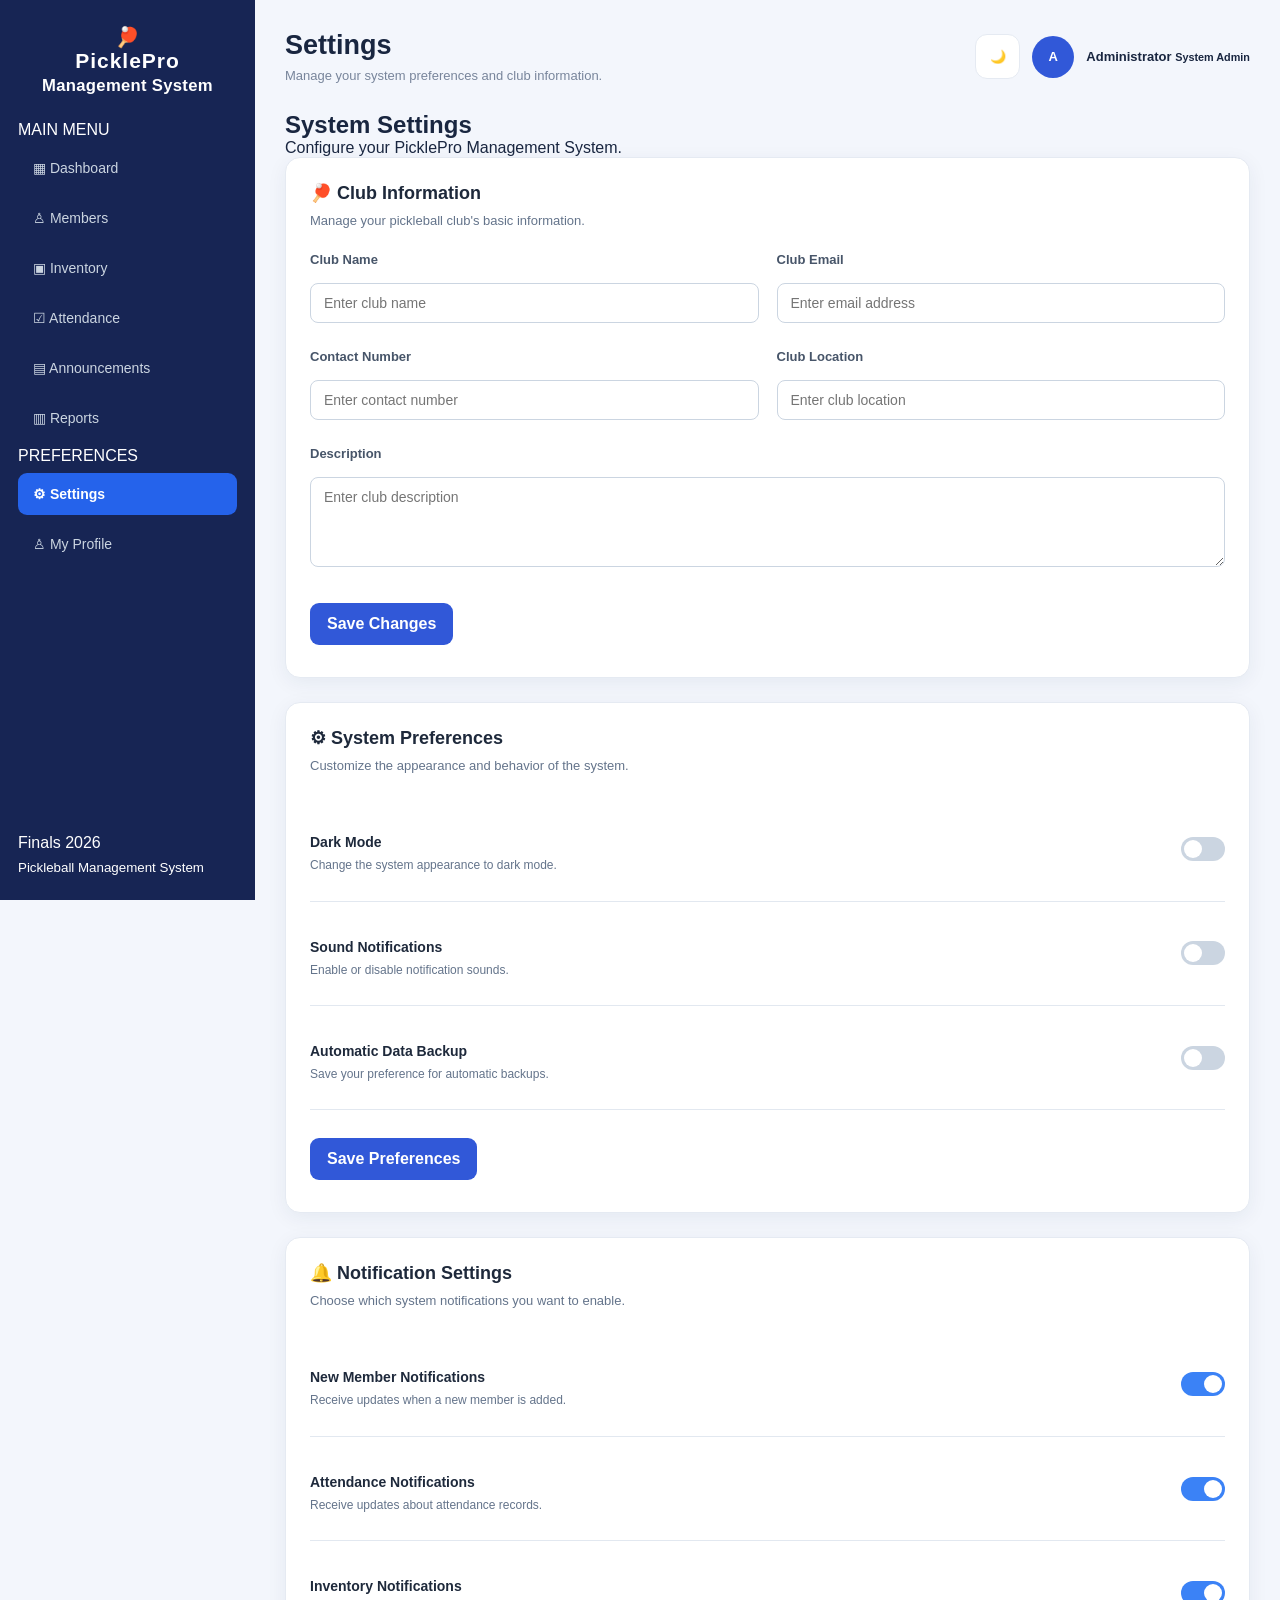
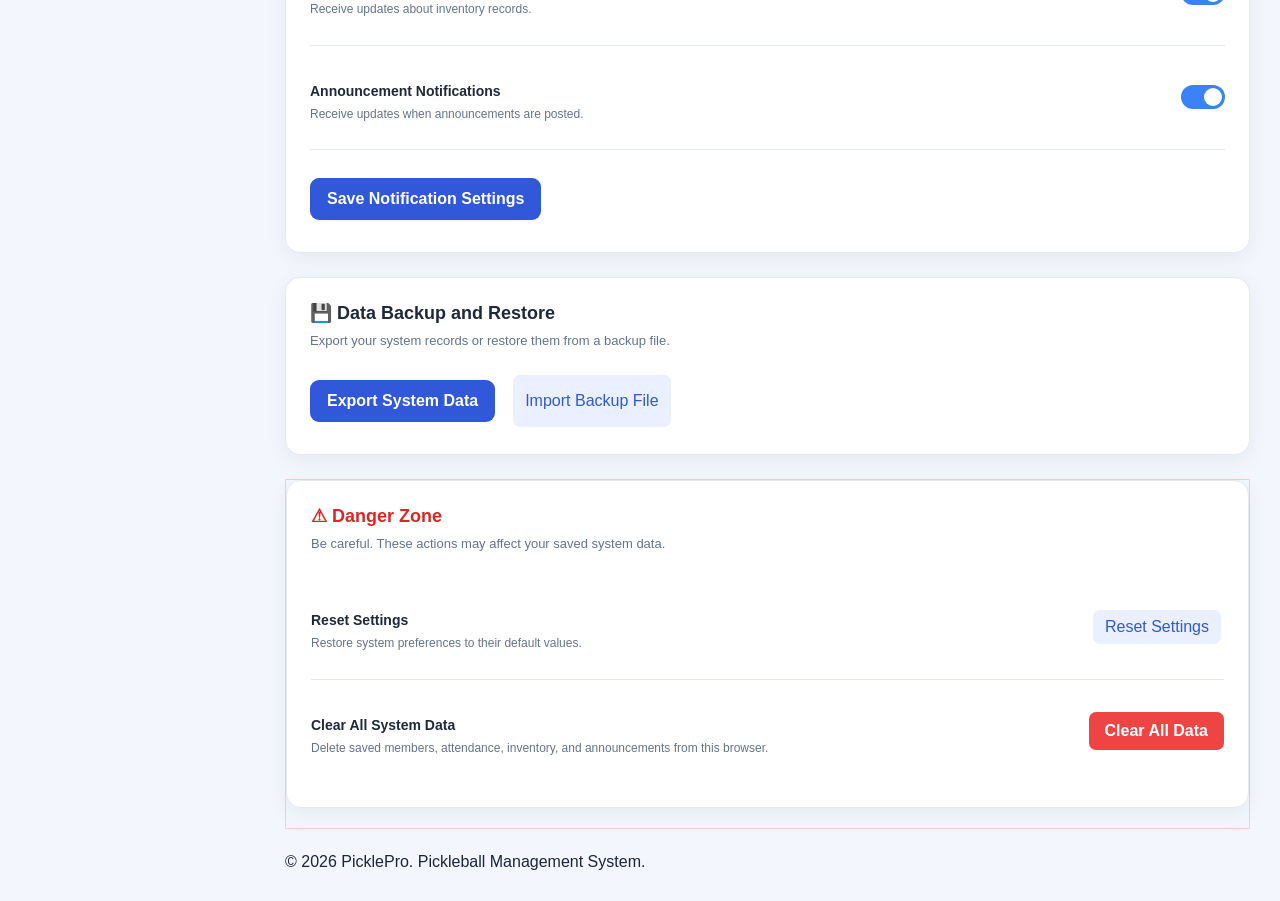
<file: FINALSPICKLE/settings.html>
<!DOCTYPE html>
<html lang="en">
<head>
    <meta charset="UTF-8">
    <meta name="viewport" content="width=device-width, initial-scale=1.0">
    <title>Settings | PicklePro</title>
    <link rel="stylesheet" href="style.css">

    <style>
        /* SETTINGS PAGE ONLY */

        .settings-section {
            margin-bottom: 24px;
        }

        .settings-section .content-card {
            padding: 24px;
        }

        .settings-section-heading {
            margin-bottom: 20px;
        }

        .settings-section-heading h3 {
            font-size: 18px;
            color: #1e293b;
            margin-bottom: 6px;
        }

        .settings-section-heading p {
            color: #64748b;
            font-size: 13px;
        }

        .settings-form-grid {
            display: grid;
            grid-template-columns: repeat(2, minmax(0, 1fr));
            gap: 18px;
        }

        .settings-form-group {
            display: flex;
            flex-direction: column;
            gap: 8px;
        }

        .settings-form-group.full {
            grid-column: 1 / -1;
        }

        .settings-form-group label {
            font-size: 13px;
            font-weight: 600;
            color: #475569;
        }

        .settings-form-group input,
        .settings-form-group textarea,
        .settings-form-group select {
            width: 100%;
            padding: 11px 13px;
            border: 1px solid #cbd5e1;
            border-radius: 8px;
            font-size: 14px;
            font-family: inherit;
            outline: none;
            background: #fff;
            color: #1e293b;
        }

        .settings-form-group input:focus,
        .settings-form-group textarea:focus,
        .settings-form-group select:focus {
            border-color: #3b82f6;
            box-shadow: 0 0 0 3px rgba(59,130,246,0.10);
        }

        .settings-form-group textarea {
            min-height: 90px;
            resize: vertical;
        }

        .settings-row {
            display: flex;
            justify-content: space-between;
            align-items: center;
            gap: 15px;
            padding: 17px 0;
            border-bottom: 1px solid #e2e8f0;
        }

        .settings-row:last-child {
            border-bottom: none;
        }

        .settings-info h4 {
            font-size: 14px;
            color: #1e293b;
            margin-bottom: 5px;
        }

        .settings-info p {
            font-size: 12px;
            color: #64748b;
        }

        .settings-switch {
            position: relative;
            width: 44px;
            height: 24px;
            flex-shrink: 0;
        }

        .settings-switch input {
            opacity: 0;
            width: 0;
            height: 0;
        }

        .settings-slider {
            position: absolute;
            inset: 0;
            cursor: pointer;
            background: #cbd5e1;
            border-radius: 30px;
            transition: .3s;
        }

        .settings-slider::before {
            content: "";
            position: absolute;
            width: 18px;
            height: 18px;
            left: 3px;
            bottom: 3px;
            background: white;
            border-radius: 50%;
            transition: .3s;
        }

        .settings-switch input:checked + .settings-slider {
            background: #3b82f6;
        }

        .settings-switch input:checked + .settings-slider::before {
            transform: translateX(20px);
        }

        .settings-actions {
            display: flex;
            gap: 10px;
            flex-wrap: wrap;
            margin-top: 20px;
        }

        .settings-actions button {
            cursor: pointer;
        }

        .settings-danger {
            border: 1px solid #fecaca;
        }

        .settings-danger .settings-section-heading h3 {
            color: #dc2626;
        }

        .settings-danger .settings-row {
            align-items: center;
        }

        .settings-danger-btn {
            background: #ef4444;
            color: white;
            border: none;
            padding: 10px 16px;
            border-radius: 7px;
            cursor: pointer;
            font-weight: 600;
        }

        .settings-danger-btn:hover {
            background: #dc2626;
        }

        .settings-toast {
            position: fixed;
            right: 25px;
            bottom: 25px;
            background: #2563eb;
            color: white;
            padding: 13px 20px;
            border-radius: 8px;
            display: none;
            z-index: 9999;
            box-shadow: 0 4px 12px rgba(0,0,0,.15);
        }

        .settings-toast.show {
            display: block;
        }

        /* DARK MODE */

        body.dark-mode .settings-section-heading h3,
        body.dark-mode .settings-info h4 {
            color: #f1f5f9;
        }

        body.dark-mode .settings-section-heading p,
        body.dark-mode .settings-info p {
            color: #94a3b8;
        }

        body.dark-mode .settings-row {
            border-color: #334155;
        }

        body.dark-mode .settings-form-group label {
            color: #cbd5e1;
        }

        body.dark-mode .settings-form-group input,
        body.dark-mode .settings-form-group textarea,
        body.dark-mode .settings-form-group select {
            background: #1e293b;
            color: #e2e8f0;
            border-color: #475569;
        }

        body.dark-mode .settings-danger {
            border-color: #7f1d1d;
        }

        @media (max-width: 700px) {
            .settings-form-grid {
                grid-template-columns: 1fr;
            }

            .settings-form-group.full {
                grid-column: auto;
            }

            .settings-row {
                align-items: flex-start;
            }
        }
    </style>
</head>

<body>

<div class="app">

    <!-- SIDEBAR -->
    <aside class="sidebar">

        <div class="logo">
            <div class="logo-icon">🏓</div>
            <div>
                <h2>PicklePro</h2>
                <small>Management System</small>
            </div>
        </div>

        <nav>
            <p class="nav-label">MAIN MENU</p>
            <a href="index.html">▦ Dashboard</a>
            <a href="members.html">♙ Members</a>
            <a href="inventory.html">▣ Inventory</a>
            <a href="attendance.html">☑ Attendance</a>
            <a href="announcements.html">▤ Announcements</a>
            <a href="reports.html">▥ Reports</a>

            <p class="nav-label">PREFERENCES</p>
            <a href="settings.html" class="active">⚙ Settings</a>
            <a href="profile.html">♙ My Profile</a>
        </nav>

        <div class="sidebar-bottom">
            <p>Finals 2026</p>
            <small>Pickleball Management System</small>
        </div>

    </aside>

    <!-- MAIN CONTENT -->
    <main class="main">

        <header class="topbar">
            <div>
                <h2>Settings</h2>
                <p>Manage your system preferences and club information.</p>
            </div>

            <div class="admin-info">
                <button class="theme-btn" id="themeToggle" type="button">🌙</button>

                <div class="admin-avatar">A</div>

                <div>
                    <strong>Administrator</strong>
                    <small>System Admin</small>
                </div>
            </div>
        </header>

        <section class="page-content">

            <!-- PAGE HEADING -->
            <div class="page-heading">
                <div>
                    <h1>System Settings</h1>
                    <p>Configure your PicklePro Management System.</p>
                </div>
            </div>

            <!-- CLUB INFORMATION -->
            <section class="settings-section">
                <div class="content-card">

                    <div class="settings-section-heading">
                        <h3>🏓 Club Information</h3>
                        <p>Manage your pickleball club's basic information.</p>
                    </div>

                    <form id="clubForm">
                        <div class="settings-form-grid">

                            <div class="settings-form-group">
                                <label for="clubName">Club Name</label>
                                <input type="text" id="clubName" placeholder="Enter club name">
                            </div>

                            <div class="settings-form-group">
                                <label for="clubEmail">Club Email</label>
                                <input type="email" id="clubEmail" placeholder="Enter email address">
                            </div>

                            <div class="settings-form-group">
                                <label for="clubPhone">Contact Number</label>
                                <input type="text" id="clubPhone" placeholder="Enter contact number">
                            </div>

                            <div class="settings-form-group">
                                <label for="clubLocation">Club Location</label>
                                <input type="text" id="clubLocation" placeholder="Enter club location">
                            </div>

                            <div class="settings-form-group full">
                                <label for="clubDescription">Description</label>
                                <textarea id="clubDescription" placeholder="Enter club description"></textarea>
                            </div>

                        </div>

                        <div class="settings-actions">
                            <button type="submit" class="primary-btn">
                                Save Changes
                            </button>
                        </div>
                    </form>

                </div>
            </section>

            <!-- SYSTEM PREFERENCES -->
            <section class="settings-section">
                <div class="content-card">

                    <div class="settings-section-heading">
                        <h3>⚙ System Preferences</h3>
                        <p>Customize the appearance and behavior of the system.</p>
                    </div>

                    <div class="settings-row">
                        <div class="settings-info">
                            <h4>Dark Mode</h4>
                            <p>Change the system appearance to dark mode.</p>
                        </div>

                        <label class="settings-switch">
                            <input type="checkbox" id="darkModeToggle">
                            <span class="settings-slider"></span>
                        </label>
                    </div>

                    <div class="settings-row">
                        <div class="settings-info">
                            <h4>Sound Notifications</h4>
                            <p>Enable or disable notification sounds.</p>
                        </div>

                        <label class="settings-switch">
                            <input type="checkbox" id="soundToggle">
                            <span class="settings-slider"></span>
                        </label>
                    </div>

                    <div class="settings-row">
                        <div class="settings-info">
                            <h4>Automatic Data Backup</h4>
                            <p>Save your preference for automatic backups.</p>
                        </div>

                        <label class="settings-switch">
                            <input type="checkbox" id="backupToggle">
                            <span class="settings-slider"></span>
                        </label>
                    </div>

                    <div class="settings-actions">
                        <button class="primary-btn" id="savePreferences" type="button">
                            Save Preferences
                        </button>
                    </div>

                </div>
            </section>

            <!-- NOTIFICATION SETTINGS -->
            <section class="settings-section">
                <div class="content-card">

                    <div class="settings-section-heading">
                        <h3>🔔 Notification Settings</h3>
                        <p>Choose which system notifications you want to enable.</p>
                    </div>

                    <div class="settings-row">
                        <div class="settings-info">
                            <h4>New Member Notifications</h4>
                            <p>Receive updates when a new member is added.</p>
                        </div>

                        <label class="settings-switch">
                            <input type="checkbox" id="memberNotification" checked>
                            <span class="settings-slider"></span>
                        </label>
                    </div>

                    <div class="settings-row">
                        <div class="settings-info">
                            <h4>Attendance Notifications</h4>
                            <p>Receive updates about attendance records.</p>
                        </div>

                        <label class="settings-switch">
                            <input type="checkbox" id="attendanceNotification" checked>
                            <span class="settings-slider"></span>
                        </label>
                    </div>

                    <div class="settings-row">
                        <div class="settings-info">
                            <h4>Inventory Notifications</h4>
                            <p>Receive updates about inventory records.</p>
                        </div>

                        <label class="settings-switch">
                            <input type="checkbox" id="inventoryNotification" checked>
                            <span class="settings-slider"></span>
                        </label>
                    </div>

                    <div class="settings-row">
                        <div class="settings-info">
                            <h4>Announcement Notifications</h4>
                            <p>Receive updates when announcements are posted.</p>
                        </div>

                        <label class="settings-switch">
                            <input type="checkbox" id="announcementNotification" checked>
                            <span class="settings-slider"></span>
                        </label>
                    </div>

                    <div class="settings-actions">
                        <button class="primary-btn" id="saveNotifications" type="button">
                            Save Notification Settings
                        </button>
                    </div>

                </div>
            </section>

            <!-- BACKUP AND RESTORE -->
            <section class="settings-section">
                <div class="content-card">

                    <div class="settings-section-heading">
                        <h3>💾 Data Backup and Restore</h3>
                        <p>Export your system records or restore them from a backup file.</p>
                    </div>

                    <div class="settings-actions">
                        <button class="primary-btn" id="exportData" type="button">
                            Export System Data
                        </button>

                        <button class="secondary-btn" id="importButton" type="button">
                            Import Backup File
                        </button>

                        <input type="file" id="importFile" accept=".json" hidden>
                    </div>

                </div>
            </section>

            <!-- DANGER ZONE -->
            <section class="settings-section settings-danger">
                <div class="content-card">

                    <div class="settings-section-heading">
                        <h3>⚠ Danger Zone</h3>
                        <p>Be careful. These actions may affect your saved system data.</p>
                    </div>

                    <div class="settings-row">
                        <div class="settings-info">
                            <h4>Reset Settings</h4>
                            <p>Restore system preferences to their default values.</p>
                        </div>

                        <button class="secondary-btn" id="resetSettings" type="button">
                            Reset Settings
                        </button>
                    </div>

                    <div class="settings-row">
                        <div class="settings-info">
                            <h4>Clear All System Data</h4>
                            <p>Delete saved members, attendance, inventory, and announcements from this browser.</p>
                        </div>

                        <button class="settings-danger-btn" id="clearData" type="button">
                            Clear All Data
                        </button>
                    </div>

                </div>
            </section>

        </section>

        <footer class="footer">
            © 2026 PicklePro. Pickleball Management System.
        </footer>

    </main>
</div>

<div class="settings-toast" id="toast"></div>

<script>
    const SETTINGS_KEY = "pickleSettings";
    const NOTIFICATIONS_KEY = "pickleNotificationSettings";
    const CLUB_KEY = "pickleClubInfo";

    function showToast(message) {
        const toast = document.getElementById("toast");

        toast.textContent = message;
        toast.classList.add("show");

        setTimeout(() => {
            toast.classList.remove("show");
        }, 2500);
    }

    function readStorage(key, fallback = {}) {
        try {
            return JSON.parse(localStorage.getItem(key)) || fallback;
        } catch {
            return fallback;
        }
    }

    // CLUB INFORMATION
    function loadClubInfo() {
        const club = readStorage(CLUB_KEY);

        document.getElementById("clubName").value = club.name || "";
        document.getElementById("clubEmail").value = club.email || "";
        document.getElementById("clubPhone").value = club.phone || "";
        document.getElementById("clubLocation").value = club.location || "";
        document.getElementById("clubDescription").value = club.description || "";
    }

    document.getElementById("clubForm").addEventListener("submit", function(e) {
        e.preventDefault();

        const club = {
            name: document.getElementById("clubName").value.trim(),
            email: document.getElementById("clubEmail").value.trim(),
            phone: document.getElementById("clubPhone").value.trim(),
            location: document.getElementById("clubLocation").value.trim(),
            description: document.getElementById("clubDescription").value.trim()
        };

        localStorage.setItem(CLUB_KEY, JSON.stringify(club));
        showToast("Club information saved!");
    });

    // SYSTEM PREFERENCES
    function loadPreferences() {
        const settings = readStorage(SETTINGS_KEY);

        document.getElementById("darkModeToggle").checked = !!settings.darkMode;
        document.getElementById("soundToggle").checked = !!settings.sound;
        document.getElementById("backupToggle").checked = !!settings.autoBackup;
    }

    document.getElementById("savePreferences").addEventListener("click", function() {
        const settings = {
            darkMode: document.getElementById("darkModeToggle").checked,
            sound: document.getElementById("soundToggle").checked,
            autoBackup: document.getElementById("backupToggle").checked
        };

        localStorage.setItem(SETTINGS_KEY, JSON.stringify(settings));
        showToast("Preferences saved!");
    });

    // NOTIFICATION SETTINGS
    function loadNotifications() {
        const notifications = readStorage(NOTIFICATIONS_KEY, {
            members: true,
            attendance: true,
            inventory: true,
            announcements: true
        });

        document.getElementById("memberNotification").checked = notifications.members !== false;
        document.getElementById("attendanceNotification").checked = notifications.attendance !== false;
        document.getElementById("inventoryNotification").checked = notifications.inventory !== false;
        document.getElementById("announcementNotification").checked = notifications.announcements !== false;
    }

    document.getElementById("saveNotifications").addEventListener("click", function() {
        const notifications = {
            members: document.getElementById("memberNotification").checked,
            attendance: document.getElementById("attendanceNotification").checked,
            inventory: document.getElementById("inventoryNotification").checked,
            announcements: document.getElementById("announcementNotification").checked
        };

        localStorage.setItem(NOTIFICATIONS_KEY, JSON.stringify(notifications));
        showToast("Notification settings saved!");
    });

    // DARK MODE
    function applyTheme(enabled) {
        document.body.classList.toggle("dark-mode", enabled);
        document.getElementById("darkModeToggle").checked = enabled;

        const themeButton = document.getElementById("themeToggle");
        themeButton.textContent = enabled ? "☀️" : "🌙";
    }

    function loadTheme() {
        const savedTheme = localStorage.getItem("pickleTheme");
        const settings = readStorage(SETTINGS_KEY);

        const isDark = savedTheme
            ? savedTheme === "dark"
            : !!settings.darkMode;

        applyTheme(isDark);
    }

    document.getElementById("themeToggle").addEventListener("click", function() {
        const isDark = !document.body.classList.contains("dark-mode");

        applyTheme(isDark);
        localStorage.setItem("pickleTheme", isDark ? "dark" : "light");

        const settings = readStorage(SETTINGS_KEY);
        settings.darkMode = isDark;
        localStorage.setItem(SETTINGS_KEY, JSON.stringify(settings));
    });

    document.getElementById("darkModeToggle").addEventListener("change", function() {
        applyTheme(this.checked);
        localStorage.setItem("pickleTheme", this.checked ? "dark" : "light");

        const settings = readStorage(SETTINGS_KEY);
        settings.darkMode = this.checked;
        localStorage.setItem(SETTINGS_KEY, JSON.stringify(settings));
    });

    // EXPORT BACKUP
    document.getElementById("exportData").addEventListener("click", function() {
        const keys = [
            "pickleMembers",
            "members",
            "pickleAttendance",
            "attendance",
            "pickleInventory",
            "inventory",
            "pickleEquipment",
            "pickleAnnouncements",
            SETTINGS_KEY,
            NOTIFICATIONS_KEY,
            CLUB_KEY,
            "pickleTheme"
        ];

        const backup = {
            backupName: "PicklePro Backup",
            backupDate: new Date().toISOString(),
            data: {}
        };

        keys.forEach(key => {
            const value = localStorage.getItem(key);

            if (value !== null) {
                backup.data[key] = value;
            }
        });

        const blob = new Blob(
            [JSON.stringify(backup, null, 2)],
            { type: "application/json" }
        );

        const url = URL.createObjectURL(blob);
        const link = document.createElement("a");

        link.href = url;
        link.download = "picklepro-backup.json";
        link.click();

        URL.revokeObjectURL(url);

        showToast("Backup exported successfully!");
    });

    // IMPORT BACKUP
    document.getElementById("importButton").addEventListener("click", function() {
        document.getElementById("importFile").click();
    });

    document.getElementById("importFile").addEventListener("change", function(e) {
        const file = e.target.files[0];

        if (!file) return;

        const reader = new FileReader();

        reader.onload = function(event) {
            try {
                const backup = JSON.parse(event.target.result);

                if (!backup.data || typeof backup.data !== "object") {
                    throw new Error("Invalid backup");
                }

                if (!confirm("Import this backup? Matching saved data will be replaced.")) {
                    e.target.value = "";
                    return;
                }

                Object.entries(backup.data).forEach(([key, value]) => {
                    localStorage.setItem(key, value);
                });

                alert("Backup imported successfully!");
                location.reload();

            } catch {
                alert("Invalid backup file. Please select a valid PicklePro JSON backup.");
            }

            e.target.value = "";
        };

        reader.readAsText(file);
    });

    // RESET SETTINGS
    document.getElementById("resetSettings").addEventListener("click", function() {
        if (!confirm("Are you sure you want to reset your settings?")) return;

        localStorage.removeItem(SETTINGS_KEY);
        localStorage.removeItem(NOTIFICATIONS_KEY);
        localStorage.setItem("pickleTheme", "light");

        loadPreferences();
        loadNotifications();
        loadTheme();

        showToast("Settings have been reset!");
    });

    // CLEAR SYSTEM DATA
    document.getElementById("clearData").addEventListener("click", function() {
        const confirmed = confirm(
            "WARNING: This will permanently delete saved members, attendance, inventory, and announcements from this browser. Continue?"
        );

        if (!confirmed) return;

        const keys = [
            "pickleMembers",
            "members",
            "pickleAttendance",
            "attendance",
            "pickleInventory",
            "inventory",
            "pickleEquipment",
            "pickleAnnouncements"
        ];

        keys.forEach(key => localStorage.removeItem(key));

        showToast("System data cleared!");

        setTimeout(() => location.reload(), 1200);
    });

    // INITIALIZE
    loadClubInfo();
    loadPreferences();
    loadNotifications();
    loadTheme();

</script>

</body>
</html>
</file>
<file: FINALSPICKLE/style.css>
/* =========================================
   FINALS 2026 PICKLEBALL MANAGEMENT SYSTEM
   MAIN STYLESHEET
========================================= */

/* THEME VARIABLES */

:root {
    --bg: #f3f6fc;
    --surface: #ffffff;
    --text: #192640;
    --muted: #78859b;
    --primary: #3158d8;
    --primary-dark: #2445b5;
    --soft: #eaf0ff;
    --border: #e5eaf2;
    --success: #16865b;
    --success-bg: #e5f8ef;
    --warning: #bd7910;
    --warning-bg: #fff4d9;
    --danger: #c53b5d;
    --danger-bg: #ffedf1;
    --shadow: 0 5px 20px #152b5010;
    --radius: 15px;
}

/* DARK MODE */

[data-theme="dark"] {
    --bg: #101827;
    --surface: #192438;
    --text: #f0f4ff;
    --muted: #a1aec4;
    --primary: #819aff;
    --primary-dark: #6684f5;
    --soft: #293858;
    --border: #2c3a51;
    --success: #53d69b;
    --success-bg: #173d32;
    --warning: #f1bd55;
    --warning-bg: #45371c;
    --danger: #ff819a;
    --danger-bg: #492633;
    --shadow: 0 5px 20px #0002;
}

/* GENERAL RESET */

* {
    box-sizing: border-box;
    margin: 0;
    padding: 0;
}

html {
    scroll-behavior: smooth;
}

body {
    font-family: 'Segoe UI', Arial, sans-serif;
    background: var(--bg);
    color: var(--text);
    transition: background .25s, color .25s;
}

.hidden {
    display: none !important;
}

button,
input,
select,
textarea {
    font: inherit;
}

button {
    cursor: pointer;
    transition: .2s ease;
}

a {
    text-decoration: none;
    color: inherit;
}

/* =========================================
   MAIN APP LAYOUT
========================================= */

.dashboard-container,
.app {
    display: flex;
    min-height: 100vh;
}

/* SIDEBAR */

.sidebar {
    width: 255px;
    min-width: 255px;
    min-height: 100vh;
    height: 100vh;
    position: sticky;
    top: 0;
    background: #172554;
    color: white;
    padding: 25px 18px;
    display: flex;
    flex-direction: column;
    flex-shrink: 0;
    z-index: 20;
    overflow-y: auto;
}

/* LOGO */

.logo,
.brand {
    font-weight: bold;
    font-size: 20px;
    margin-bottom: 25px;
    letter-spacing: .3px;
    text-align: center;
}

.logo h2 {
    font-size: 21px;
    letter-spacing: 1px;
}

.logo p,
.brand small {
    display: block;
    color: #b9c7e8;
    font-size: 11px;
    margin-top: 7px;
    font-weight: normal;
}

/* SIDEBAR NAVIGATION */

.sidebar-nav,
nav {
    display: flex;
    flex-direction: column;
    gap: 8px;
}

.sidebar-nav a,
nav a,
nav button {
    display: block;
    padding: 13px 15px;
    border: 0;
    border-radius: 9px;
    background: transparent;
    color: #cbd5e1;
    text-align: left;
    font-size: 14px;
    font-weight: 500;
    transition: .2s ease;
    white-space: nowrap;
}

.sidebar-nav a:hover,
.sidebar-nav a.active,
nav a:hover,
nav button:hover {
    background: #2563eb;
    color: white;
    transform: translateX(3px);
}

.sidebar-nav a.active,
nav a.active,
nav button.active {
    background: #2563eb;
    color: white;
    font-weight: bold;
}

/* SIDEBAR BOTTOM */

.sidebar-bottom {
    display: flex;
    flex-direction: column;
    gap: 8px;
    margin-top: auto;
    padding-top: 25px;
}

.sidebar-bottom a {
    display: block;
    padding: 12px 15px;
    border-radius: 9px;
    color: #cbd5e1;
    font-size: 14px;
    transition: .2s;
}

.sidebar-bottom a:hover {
    background: #2563eb;
    color: white;
}

.sidebar-bottom .logout-link {
    color: #fca5a5;
}

.sidebar-bottom .logout-link:hover {
    background: #c53b5d;
    color: white;
}

/* =========================================
   MAIN CONTENT
========================================= */

.main-content,
.main {
    flex: 1;
    min-width: 0;
    padding: 30px;
}

/* TOPBAR */

.topbar {
    display: flex;
    justify-content: space-between;
    align-items: center;
    gap: 15px;
    margin-bottom: 28px;
}

.topbar h1,
.topbar h2 {
    font-size: 27px;
    color: var(--text);
}

.topbar p {
    color: var(--muted);
    margin-top: 7px;
    font-size: 13px;
}

.admin-info {
    display: flex;
    align-items: center;
    gap: 12px;
    font-size: 13px;
    font-weight: 600;
}

.admin-avatar {
    width: 42px;
    height: 42px;
    background: var(--primary);
    color: white;
    display: flex;
    align-items: center;
    justify-content: center;
    border-radius: 50%;
    font-weight: bold;
}

/* THEME BUTTON */

.theme-btn {
    width: 45px;
    height: 45px;
    border: 1px solid var(--border);
    background: var(--surface);
    color: var(--text);
    border-radius: 12px;
}

.theme-btn:hover {
    transform: rotate(12deg);
    background: var(--soft);
}

/* =========================================
   DASHBOARD STATISTICS
========================================= */

.stats-grid,
.stats {
    display: grid;
    grid-template-columns: repeat(4, minmax(0, 1fr));
    gap: 17px;
    margin-bottom: 25px;
}

.stat-card {
    position: relative;
    overflow: hidden;
    background: var(--surface);
    border: 1px solid var(--border);
    border-radius: var(--radius);
    padding: 22px;
    box-shadow: var(--shadow);
    display: flex;
    align-items: center;
    gap: 15px;
    transition: .25s ease;
    animation: dashRise .5s ease both;
}

.stat-card:hover {
    transform: translateY(-5px);
    box-shadow: 0 12px 28px #152b5020;
}

.stat-card p {
    color: var(--muted);
    font-size: 13px;
    margin-bottom: 8px;
}

.stat-card h2 {
    font-size: 28px;
    margin-bottom: 5px;
    color: var(--text);
}

.stat-card small {
    color: var(--muted);
    font-size: 11px;
}

.stat-icon {
    min-width: 50px;
    width: 50px;
    height: 50px;
    border-radius: 12px;
    display: flex;
    align-items: center;
    justify-content: center;
    font-size: 23px;
}

.stat-icon.blue {
    background: #dbeafe;
}

.stat-icon.green {
    background: #dcfce7;
}

.stat-icon.orange {
    background: #ffedd5;
}

.stat-icon.red {
    background: #fee2e2;
}

.stat-blue {
    border-top: 3px solid #4775ed;
}

.stat-green {
    border-top: 3px solid #21a67a;
}

.stat-purple {
    border-top: 3px solid #9270e8;
}

.stat-orange {
    border-top: 3px solid #e69a3a;
}

/* =========================================
   DASHBOARD GRID AND CARDS
========================================= */

.dashboard-grid {
    display: grid;
    grid-template-columns: minmax(0, 1.5fr) minmax(280px, 1fr);
    gap: 20px;
    margin-bottom: 25px;
}

.dashboard-card,
.content-card {
    background: var(--surface);
    border: 1px solid var(--border);
    border-radius: var(--radius);
    padding: 23px;
    box-shadow: var(--shadow);
    min-width: 0;
    transition: .25s ease;
}

.dashboard-card:hover {
    box-shadow: 0 12px 28px #152b5010;
}

.content-card {
    margin-bottom: 20px;
}

.card-header {
    display: flex;
    justify-content: space-between;
    align-items: center;
    gap: 12px;
    margin-bottom: 22px;
}

.card-header h3,
.content-card h3 {
    color: var(--text);
    font-size: 17px;
    margin-bottom: 5px;
}

.card-header p {
    color: var(--muted);
    font-size: 12px;
}

.content-card h3 {
    margin-bottom: 15px;
}

.content-card h4 {
    margin: 20px 0 8px;
}

.content-card p {
    color: var(--muted);
    line-height: 1.7;
    margin-bottom: 8px;
}

.card-tag {
    background: var(--soft);
    color: var(--primary);
    padding: 7px 12px;
    border-radius: 20px;
    font-size: 11px;
    white-space: nowrap;
}

/* =========================================
   WEEKLY ATTENDANCE CHART
========================================= */

.attendance-chart {
    height: 210px;
    display: flex;
    align-items: flex-end;
    justify-content: space-around;
    gap: 15px;
    border-bottom: 1px solid var(--border);
    padding: 10px 10px 0;
}

.chart-column {
    height: 100%;
    flex: 1;
    display: flex;
    flex-direction: column;
    justify-content: flex-end;
    align-items: center;
    gap: 10px;
    min-width: 0;
}

.chart-bar {
    width: 65%;
    max-width: 45px;
    min-height: 5px;
    background: linear-gradient(180deg, #60a5fa, #2563eb);
    border-radius: 7px 7px 0 0;
    transition: .3s;
    animation: barGrow .8s ease both;
    transform-origin: bottom;
}

.chart-bar:hover {
    filter: brightness(1.15);
}

.chart-column span {
    color: var(--muted);
    font-size: 11px;
    padding-bottom: 10px;
}

/* =========================================
   QUICK ACTIONS
========================================= */

.quick-actions {
    display: flex;
    flex-direction: column;
}

.action-button {
    display: flex;
    align-items: center;
    gap: 13px;
    padding: 14px;
    margin-bottom: 10px;
    border: 1px solid var(--border);
    border-radius: 9px;
    color: var(--text);
    background: var(--surface);
    text-decoration: none;
    font-size: 13px;
    transition: .3s;
}

.action-button span {
    font-size: 19px;
}

.action-button:hover {
    background: var(--soft);
    border-color: var(--primary);
    color: var(--primary);
    transform: translateX(4px);
}

/* =========================================
   RECENT ACTIVITIES
========================================= */

.activity-item {
    display: flex;
    align-items: center;
    gap: 14px;
    padding: 14px 0;
    border-bottom: 1px solid var(--border);
}

.activity-item:last-child {
    border-bottom: none;
}

.activity-icon {
    width: 42px;
    min-width: 42px;
    height: 42px;
    background: var(--soft);
    border-radius: 10px;
    display: flex;
    align-items: center;
    justify-content: center;
    font-size: 19px;
}

.activity-item strong {
    font-size: 13px;
    color: var(--text);
}

.activity-item p {
    font-size: 12px;
    color: var(--muted);
    margin: 5px 0;
}

.activity-item small {
    font-size: 10px;
    color: var(--muted);
}

/* =========================================
   MANAGEMENT SUMMARY
========================================= */

.summary-item {
    display: flex;
    justify-content: space-between;
    align-items: center;
    gap: 10px;
    padding: 16px 0;
    border-bottom: 1px solid var(--border);
    font-size: 12px;
}

.summary-item:last-child {
    border-bottom: none;
}

.summary-item span {
    color: var(--muted);
}

.summary-item strong {
    color: var(--text);
}

.status-online {
    color: #16a34a !important;
}

/* FOOTER */

.dashboard-footer {
    text-align: center;
    padding: 20px 0 5px;
    color: var(--muted);
    font-size: 11px;
}

/* =========================================
   PAGE TRANSITIONS
========================================= */

.page {
    animation: pageEnter .3s ease;
}

@keyframes pageEnter {
    from {
        opacity: 0;
        transform: translateY(10px);
    }

    to {
        opacity: 1;
        transform: translateY(0);
    }
}

@keyframes dashRise {
    from {
        opacity: 0;
        transform: translateY(15px);
    }

    to {
        opacity: 1;
        transform: translateY(0);
    }
}

@keyframes barGrow {
    from {
        transform: scaleY(.1);
        opacity: .4;
    }

    to {
        transform: scaleY(1);
        opacity: 1;
    }
}

/* =========================================
   FORMS
========================================= */

input,
select,
textarea {
    width: 100%;
    padding: 12px 14px;
    border: 1px solid var(--border);
    border-radius: 9px;
    background: var(--bg);
    color: var(--text);
    margin: 8px 0;
    outline: none;
    transition: .2s;
}

textarea {
    min-height: 110px;
    resize: vertical;
}

input:focus,
select:focus,
textarea:focus {
    border-color: var(--primary);
    box-shadow: 0 0 0 3px #3158d820;
}

/* =========================================
   BUTTONS
========================================= */

.primary-btn {
    background: var(--primary);
    color: white;
    padding: 12px 17px;
    border: 0;
    border-radius: 9px;
    font-weight: bold;
    margin: 8px 5px 8px 0;
}

.primary-btn:hover {
    background: var(--primary-dark);
    transform: translateY(-2px);
}

.secondary-btn,
.mini-btn {
    background: var(--soft);
    color: var(--primary);
    padding: 8px 12px;
    border: 0;
    border-radius: 7px;
    margin: 3px;
}

.secondary-btn:hover,
.mini-btn:hover {
    filter: brightness(.94);
}

.mini-btn.del {
    background: var(--danger-bg);
    color: var(--danger);
}

/* =========================================
   TABLES
========================================= */

.table-wrap {
    width: 100%;
    overflow-x: auto;
}

table {
    width: 100%;
    border-collapse: collapse;
    margin-top: 15px;
    min-width: 650px;
}

th,
td {
    text-align: left;
    padding: 13px;
    border-bottom: 1px solid var(--border);
    font-size: 13px;
}

th {
    color: var(--muted);
    background: var(--bg);
    font-size: 12px;
    text-transform: uppercase;
    letter-spacing: .5px;
}

tbody tr:hover {
    background: var(--soft);
}

/* =========================================
   STATUS BADGES
========================================= */

.badge {
    display: inline-block;
    padding: 6px 10px;
    border-radius: 20px;
    font-size: 11px;
    font-weight: bold;
}

.badge.ok {
    background: var(--success-bg);
    color: var(--success);
}

.badge.warn {
    background: var(--warning-bg);
    color: var(--warning);
}

.badge.bad {
    background: var(--danger-bg);
    color: var(--danger);
}

/* =========================================
   ANNOUNCEMENTS
========================================= */

.announce-item {
    padding: 14px;
    border-bottom: 1px solid var(--border);
    line-height: 1.6;
}

.announce-item:last-child {
    border-bottom: none;
}

.announce-item small {
    display: block;
    color: var(--muted);
    font-size: 11px;
    margin-top: 5px;
}

/* =========================================
   REPORT AND PROFILE GRIDS
========================================= */

.report-grid,
.profile-grid {
    display: grid;
    grid-template-columns: repeat(2, 1fr);
    gap: 12px;
    margin-top: 15px;
}

.report-grid > div,
.profile-grid > div {
    padding: 15px;
    border: 1px solid var(--border);
    border-radius: 10px;
    background: var(--bg);
}

.report-grid small,
.profile-grid small {
    display: block;
    color: var(--muted);
    margin-bottom: 8px;
}

.report-grid b,
.profile-grid b {
    display: block;
    font-size: 19px;
}

/* =========================================
   MODALS
========================================= */

.modal {
    position: fixed;
    inset: 0;
    z-index: 100;
    background: #0008;
    display: grid;
    place-items: center;
    padding: 20px;
}

.modal .content-card {
    width: 100%;
    max-width: 450px;
    animation: pageEnter .25s ease;
}

/* =========================================
   TOAST NOTIFICATIONS
========================================= */

.toast {
    position: fixed;
    bottom: 25px;
    right: 25px;
    max-width: calc(100% - 40px);
    background: #192640;
    color: white;
    padding: 14px 20px;
    border-radius: 10px;
    box-shadow: 0 5px 20px #0003;
    animation: pageEnter .3s;
    z-index: 200;
}

/* EMPTY STATES */

.empty {
    color: var(--muted);
    padding: 18px 0;
    text-align: center;
}

/* =========================================
   RESPONSIVE DESIGN
========================================= */

@media (max-width: 1100px) {
    .stats-grid,
    .stats {
        grid-template-columns: repeat(2, minmax(0, 1fr));
    }
}

@media (max-width: 800px) {
    .sidebar {
        width: 220px;
        min-width: 220px;
    }

    .dashboard-grid {
        grid-template-columns: 1fr;
    }

    .main-content,
    .main {
        padding: 20px;
    }
}

@media (max-width: 600px) {
    .dashboard-container,
    .app {
        flex-direction: column;
    }

    .sidebar {
        position: relative;
        width: 100%;
        min-width: 0;
        height: auto;
        min-height: auto;
        padding: 15px;
    }

    .logo,
    .brand {
        margin-bottom: 15px;
    }

    .sidebar-nav,
    nav {
        flex-direction: row;
        overflow-x: auto;
        padding-bottom: 8px;
    }

    .sidebar-nav a,
    nav a,
    nav button {
        white-space: nowrap;
    }

    .sidebar-bottom {
        flex-direction: row;
        flex-wrap: wrap;
        margin-top: 12px;
        padding-top: 10px;
    }

    .sidebar-bottom a {
        padding: 10px;
    }

    .main-content,
    .main {
        padding: 18px;
    }

    .topbar h1,
    .topbar h2 {
        font-size: 22px;
    }

    .dashboard-grid {
        grid-template-columns: 1fr;
    }
}

@media (max-width: 450px) {
    .stats-grid,
    .stats {
        grid-template-columns: 1fr;
    }

    .report-grid,
    .profile-grid {
        grid-template-columns: 1fr;
    }

    .main-content,
    .main {
        padding: 13px;
    }

    .stat-card,
    .dashboard-card,
    .content-card {
        padding: 17px;
    }

    .attendance-chart {
        gap: 7px;
    }

    .admin-info span {
        display: none;
    }
}

/* ACCESSIBILITY */

@media (prefers-reduced-motion: reduce) {
    *,
    *::before,
    *::after {
        animation-duration: .01ms !important;
        transition-duration: .01ms !important;
        scroll-behavior: auto !important;
    }
}


/* ===== INVENTORY MODAL FIX ===== */

#itemModal,
#viewModal {
    display: none !important;
    position: fixed !important;
    inset: 0 !important;
    width: 100% !important;
    height: 100% !important;
    background: rgba(0, 0, 0, 0.65) !important;
    z-index: 9999 !important;
    align-items: center !important;
    justify-content: center !important;
    padding: 20px !important;
    overflow-y: auto !important;
}

#itemModal.show,
#viewModal.show {
    display: flex !important;
}

#itemModal .modal-content,
#viewModal .modal-content {
    background: #ffffff !important;
    color: #1e293b !important;
    width: 100% !important;
    max-width: 520px !important;
    padding: 28px !important;
    border-radius: 16px !important;
    box-shadow: 0 20px 60px rgba(0, 0, 0, 0.25) !important;
    margin: auto !important;
    position: relative !important;
    animation: modalAppear 0.25s ease !important;
}

#itemModal .modal-header,
#viewModal .modal-header {
    display: flex !important;
    justify-content: space-between !important;
    align-items: flex-start !important;
    margin-bottom: 24px !important;
    gap: 15px !important;
}

#itemModal .modal-header h2,
#viewModal .modal-header h2 {
    font-size: 22px !important;
    margin: 0 0 6px !important;
    color: #172554 !important;
}

#itemModal .modal-header p {
    color: #64748b !important;
    font-size: 14px !important;
    margin: 0 !important;
}

#itemModal .close-btn,
#viewModal .close-btn {
    border: none !important;
    background: #f1f5f9 !important;
    color: #334155 !important;
    font-size: 24px !important;
    width: 35px !important;
    height: 35px !important;
    border-radius: 8px !important;
    cursor: pointer !important;
}

#itemModal .form-group {
    margin-bottom: 17px !important;
}

#itemModal .form-group label {
    display: block !important;
    margin-bottom: 7px !important;
    font-weight: 600 !important;
    font-size: 14px !important;
    color: #334155 !important;
}

#itemModal .form-group input,
#itemModal .form-group select {
    width: 100% !important;
    padding: 12px 14px !important;
    border: 1px solid #cbd5e1 !important;
    border-radius: 9px !important;
    font-size: 14px !important;
    background: #ffffff !important;
    color: #1e293b !important;
    box-sizing: border-box !important;
}

#itemModal .form-group input:focus,
#itemModal .form-group select:focus {
    outline: none !important;
    border-color: #2563eb !important;
    box-shadow: 0 0 0 3px rgba(37, 99, 235, 0.12) !important;
}

#itemModal .modal-actions,
#viewModal .modal-actions {
    display: flex !important;
    justify-content: flex-end !important;
    gap: 10px !important;
    margin-top: 24px !important;
}

#viewModal .details-grid {
    display: grid !important;
    grid-template-columns: 1fr 1fr !important;
    gap: 12px !important;
}

#viewModal .details-grid p {
    background: #f8fafc !important;
    padding: 12px !important;
    border-radius: 8px !important;
    margin: 0 !important;
    font-size: 14px !important;
}

@keyframes modalAppear {
    from {
        opacity: 0;
        transform: translateY(15px) scale(0.98);
    }
    to {
        opacity: 1;
        transform: translateY(0) scale(1);
    }
}

@media (max-width: 600px) {
    #itemModal .modal-content,
    #viewModal .modal-content {
        padding: 20px !important;
    }

    #viewModal .details-grid {
        grid-template-columns: 1fr !important;
    }
}


/* ===== ATTENDANCE MODAL FIX ===== */

#attendanceModal,
#viewModal {
    display: none !important;
    position: fixed !important;
    inset: 0 !important;
    width: 100% !important;
    height: 100% !important;
    background: rgba(0, 0, 0, 0.65) !important;
    z-index: 9999 !important;
    align-items: center !important;
    justify-content: center !important;
    padding: 20px !important;
    overflow-y: auto !important;
}

#attendanceModal.show,
#viewModal.show {
    display: flex !important;
}

#attendanceModal .modal-content,
#viewModal .modal-content {
    background: #ffffff !important;
    color: #1e293b !important;
    width: 100% !important;
    max-width: 520px !important;
    padding: 28px !important;
    border-radius: 16px !important;
    box-shadow: 0 20px 60px rgba(0, 0, 0, 0.25) !important;
    margin: auto !important;
    position: relative !important;
}

#attendanceModal .modal-header,
#viewModal .modal-header {
    display: flex !important;
    justify-content: space-between !important;
    align-items: flex-start !important;
    gap: 15px !important;
    margin-bottom: 24px !important;
}

#attendanceModal .modal-header h2,
#viewModal .modal-header h2 {
    margin: 0 !important;
    color: #172554 !important;
    font-size: 22px !important;
}

#attendanceModal .modal-header p {
    color: #64748b !important;
    font-size: 14px !important;
    margin-top: 6px !important;
}

#attendanceModal .close-btn,
#viewModal .close-btn {
    border: none !important;
    background: #f1f5f9 !important;
    color: #334155 !important;
    font-size: 24px !important;
    width: 35px !important;
    height: 35px !important;
    border-radius: 8px !important;
    cursor: pointer !important;
}

#attendanceModal .form-group {
    margin-bottom: 17px !important;
}

#attendanceModal .form-group label {
    display: block !important;
    margin-bottom: 7px !important;
    font-weight: 600 !important;
    font-size: 14px !important;
    color: #334155 !important;
}

#attendanceModal .form-group input,
#attendanceModal .form-group select {
    width: 100% !important;
    box-sizing: border-box !important;
    padding: 12px 14px !important;
    border: 1px solid #cbd5e1 !important;
    border-radius: 9px !important;
    background: #ffffff !important;
    color: #1e293b !important;
    font-size: 14px !important;
}

#attendanceModal .modal-actions,
#viewModal .modal-actions {
    display: flex !important;
    justify-content: flex-end !important;
    gap: 10px !important;
    margin-top: 24px !important;
}

#viewModal .details-grid {
    display: grid !important;
    grid-template-columns: 1fr 1fr !important;
    gap: 12px !important;
}

#viewModal .details-grid p {
    background: #f8fafc !important;
    padding: 12px !important;
    border-radius: 8px !important;
    margin: 0 !important;
    font-size: 14px !important;
}

@media (max-width: 600px) {
    #attendanceModal .modal-content,
    #viewModal .modal-content {
        padding: 20px !important;
    }

    #viewModal .details-grid {
        grid-template-columns: 1fr !important;
    }
}

/* ===== ANNOUNCEMENTS MODAL FIX ===== */

#announcementModal,
#viewModal {
    display: none !important;
    position: fixed !important;
    inset: 0 !important;
    width: 100% !important;
    height: 100% !important;
    background: rgba(0, 0, 0, 0.65) !important;
    z-index: 9999 !important;
    align-items: center !important;
    justify-content: center !important;
    padding: 20px !important;
    overflow-y: auto !important;
}

#announcementModal.show,
#viewModal.show {
    display: flex !important;
}

#announcementModal .modal-content,
#viewModal .modal-content {
    background: #ffffff !important;
    color: #1e293b !important;
    width: 100% !important;
    max-width: 520px !important;
    padding: 28px !important;
    border-radius: 16px !important;
    box-shadow: 0 20px 60px rgba(0, 0, 0, 0.25) !important;
    margin: auto !important;
    position: relative !important;
}

#announcementModal .modal-header,
#viewModal .modal-header {
    display: flex !important;
    justify-content: space-between !important;
    align-items: flex-start !important;
    gap: 15px !important;
    margin-bottom: 24px !important;
}

#announcementModal .modal-header h2,
#viewModal .modal-header h2 {
    margin: 0 !important;
    color: #172554 !important;
    font-size: 22px !important;
}

#announcementModal .modal-header p {
    color: #64748b !important;
    font-size: 14px !important;
    margin-top: 6px !important;
}

#announcementModal .close-btn,
#viewModal .close-btn {
    border: none !important;
    background: #f1f5f9 !important;
    color: #334155 !important;
    font-size: 24px !important;
    width: 35px !important;
    height: 35px !important;
    border-radius: 8px !important;
    cursor: pointer !important;
}

#announcementModal .form-group {
    margin-bottom: 17px !important;
}

#announcementModal .form-group label {
    display: block !important;
    margin-bottom: 7px !important;
    font-weight: 600 !important;
    font-size: 14px !important;
    color: #334155 !important;
}

#announcementModal .form-group input,
#announcementModal .form-group select,
#announcementModal .form-group textarea {
    width: 100% !important;
    box-sizing: border-box !important;
    padding: 12px 14px !important;
    border: 1px solid #cbd5e1 !important;
    border-radius: 9px !important;
    background: #ffffff !important;
    color: #1e293b !important;
    font-size: 14px !important;
    font-family: inherit !important;
}

#announcementModal .form-group textarea {
    resize: vertical !important;
    min-height: 110px !important;
}

#announcementModal .modal-actions,
#viewModal .modal-actions {
    display: flex !important;
    justify-content: flex-end !important;
    gap: 10px !important;
    margin-top: 24px !important;
}

#viewModal .details-grid {
    display: grid !important;
    grid-template-columns: 1fr 1fr !important;
    gap: 12px !important;
}

#viewModal .details-grid p {
    background: #f8fafc !important;
    padding: 12px !important;
    border-radius: 8px !important;
    margin: 0 !important;
    font-size: 14px !important;
}

@media (max-width: 600px) {
    #announcementModal .modal-content,
    #viewModal .modal-content {
        padding: 20px !important;
    }

    #viewModal .details-grid {
        grid-template-columns: 1fr !important;
    }
}
/* RFID SCANNER */

.rfid-card {
    margin-bottom: 25px;
}

.rfid-scanner-area {
    text-align: center;
    padding: 30px 20px;
    background: var(--card-bg, #f8fafc);
    border-radius: 12px;
    margin-top: 15px;
}

.rfid-icon {
    font-size: 45px;
    margin-bottom: 10px;
}

.rfid-scanner-area h2 {
    margin-bottom: 8px;
}

.rfid-scanner-area p {
    color: #888;
    margin-bottom: 20px;
}

#rfidScanInput {
    width: 100%;
    max-width: 400px;
    padding: 15px;
    border: 2px solid #16a36a;
    border-radius: 10px;
    font-size: 17px;
    text-align: center;
    outline: none;
    transition: 0.3s;
}

#rfidScanInput:focus {
    border-color: #087f50;
    box-shadow: 0 0 0 4px rgba(22, 163, 106, 0.12);
}

.rfid-scanner-area small {
    display: block;
    margin-top: 12px;
    color: #888;
}

.rfid-feedback {
    margin: 20px auto 0;
    padding: 12px;
    max-width: 400px;
    border-radius: 8px;
    background: #e8f5ee;
    color: #16834e;
    font-weight: 600;
}

.rfid-feedback.error {
    background: #feecec;
    color: #d93030;
}

.rfid-feedback.warning {
    background: #fff4db;
    color: #a66b00;
}
</file>
<file: FINALSPICKLE/login.css>
:root {
    --bg: #f3f6fc;
    --surface: #ffffff;
    --text: #192640;
    --muted: #78859b;
    --primary: #3158d8;
    --border: #e5eaf2;
}

* {
    box-sizing: border-box;
    margin: 0;
    padding: 0;
}

body {
    font-family: Arial, sans-serif;
    min-height: 100vh;
    background: var(--bg);
    color: var(--text);
}

.hidden {
    display: none !important;
}

.login-page {
    min-height: 100vh;
    display: grid;
    place-items: center;
    padding: 20px;
    background:
        radial-gradient(circle at top right, #6687f5 0, transparent 35%),
        linear-gradient(135deg, #172b60, #3158d8);
}

.login-card {
    background: var(--surface);
    color: var(--text);
    width: 100%;
    max-width: 420px;
    padding: 42px 32px;
    border-radius: 22px;
    text-align: center;
    box-shadow: 0 25px 70px #0004;
    animation: loginEnter .6s ease;
}

.logo {
    font-size: 58px;
    margin-bottom: 18px;
    animation: float 3s ease-in-out infinite;
}

.login-card h1 {
    font-size: 25px;
    margin-bottom: 10px;
}

.login-card .subtitle {
    color: var(--muted);
    margin-bottom: 25px;
    line-height: 1.5;
}

#loginForm {
    display: grid;
    gap: 12px;
}

#loginForm input {
    width: 100%;
    padding: 14px;
    border: 1px solid var(--border);
    border-radius: 10px;
    background: #f7f9fd;
    color: var(--text);
    outline: none;
    transition: .2s;
}

#loginForm input:focus {
    border-color: var(--primary);
    box-shadow: 0 0 0 3px #3158d822;
}

.pw-row {
    display: flex;
    align-items: center;
    gap: 7px;
}

.pw-row input {
    flex: 1;
    min-width: 0;
}

.pw-toggle {
    border: 0;
    padding: 12px;
    border-radius: 9px;
    background: #eaf0ff;
    color: #3158d8;
    font-weight: bold;
}

.login-submit {
    width: 100%;
    padding: 14px;
    border: 0;
    border-radius: 10px;
    background: var(--primary);
    color: white;
    font-weight: bold;
    margin-top: 8px;
    transition: .25s;
}

.login-submit:hover {
    background: #2445b5;
    transform: translateY(-2px);
    box-shadow: 0 8px 18px #3158d844;
}

.login-msg {
    background: #ffedf1;
    color: #c53b5d;
    padding: 12px;
    border-radius: 9px;
    font-size: 13px;
    margin-bottom: 15px;
}

@keyframes loginEnter {
    from {
        opacity: 0;
        transform: translateY(25px) scale(.97);
    }
    to {
        opacity: 1;
        transform: translateY(0) scale(1);
    }
}

@keyframes float {
    0%, 100% {
        transform: translateY(0);
    }
    50% {
        transform: translateY(-7px);
    }
}

@media(max-width: 450px) {
    .login-card {
        padding: 32px 22px;
    }

    .login-card h1 {
        font-size: 22px;
    }
}
</file>
